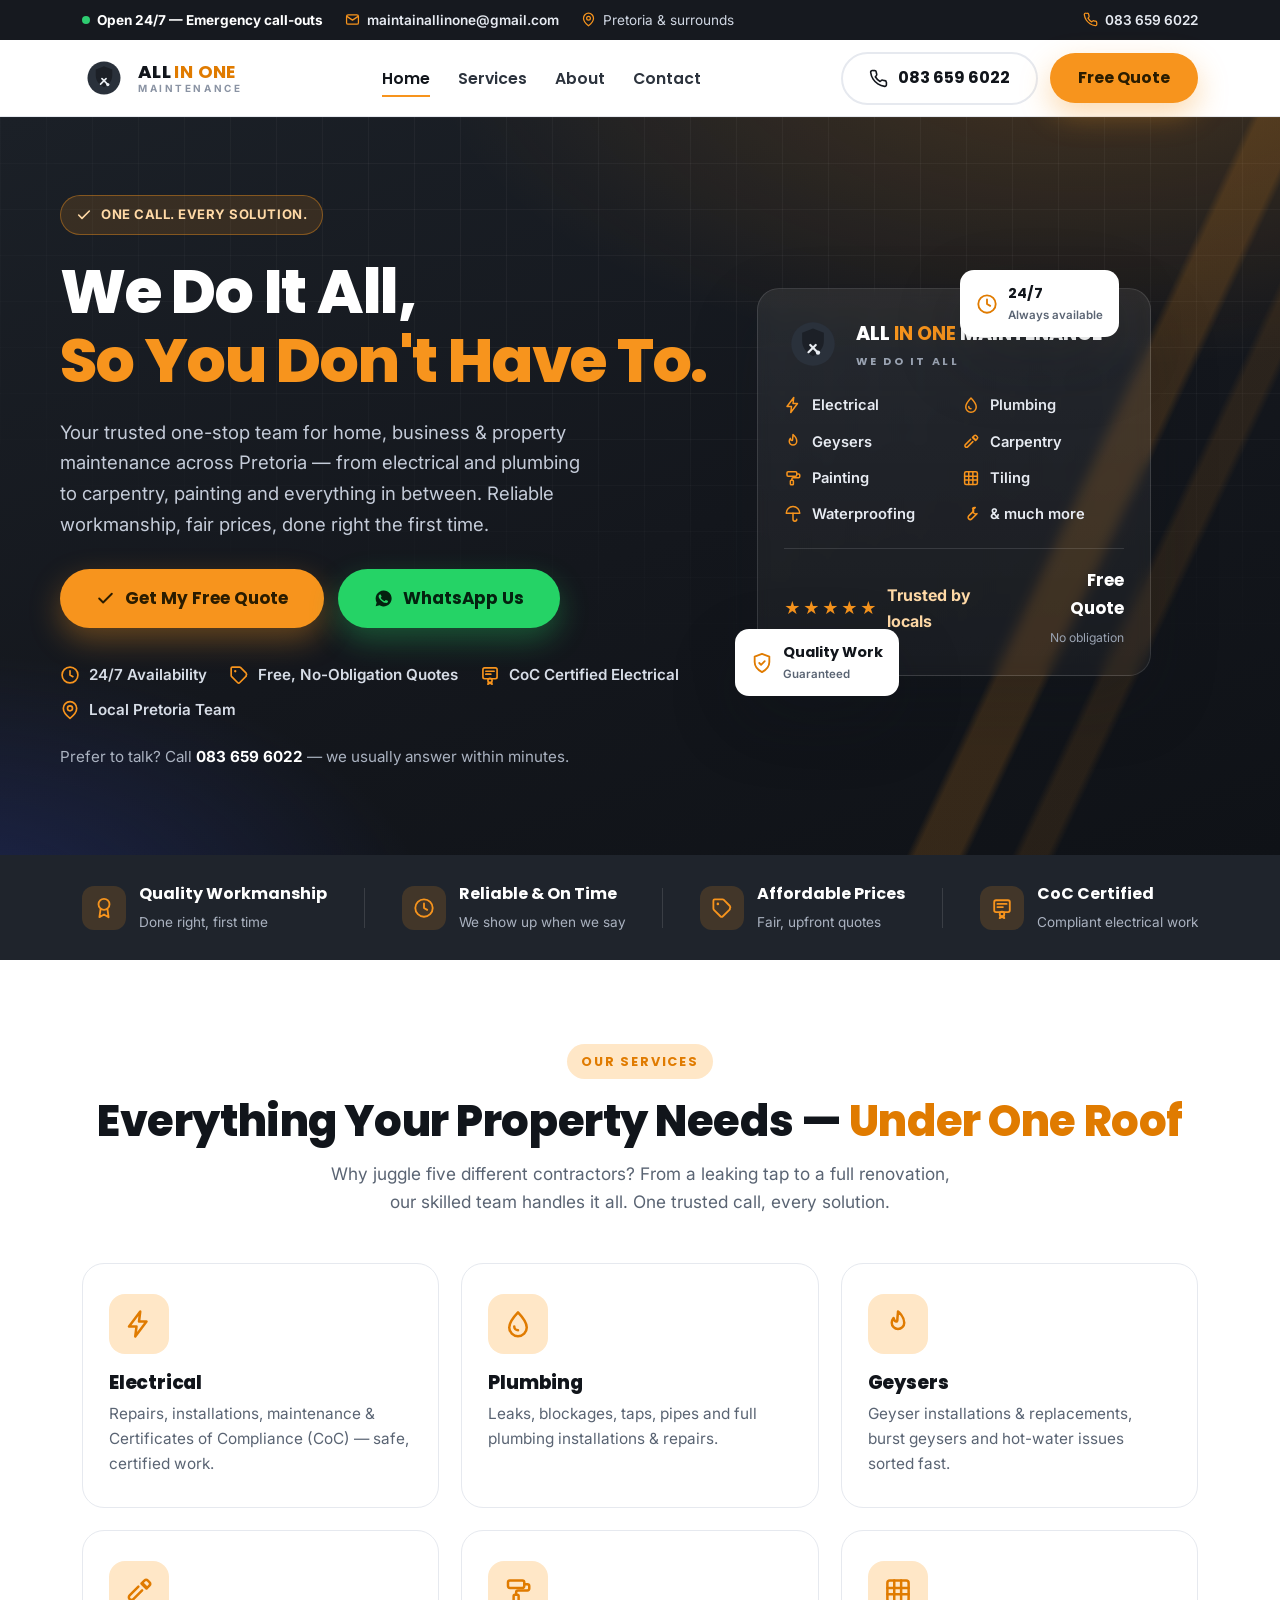
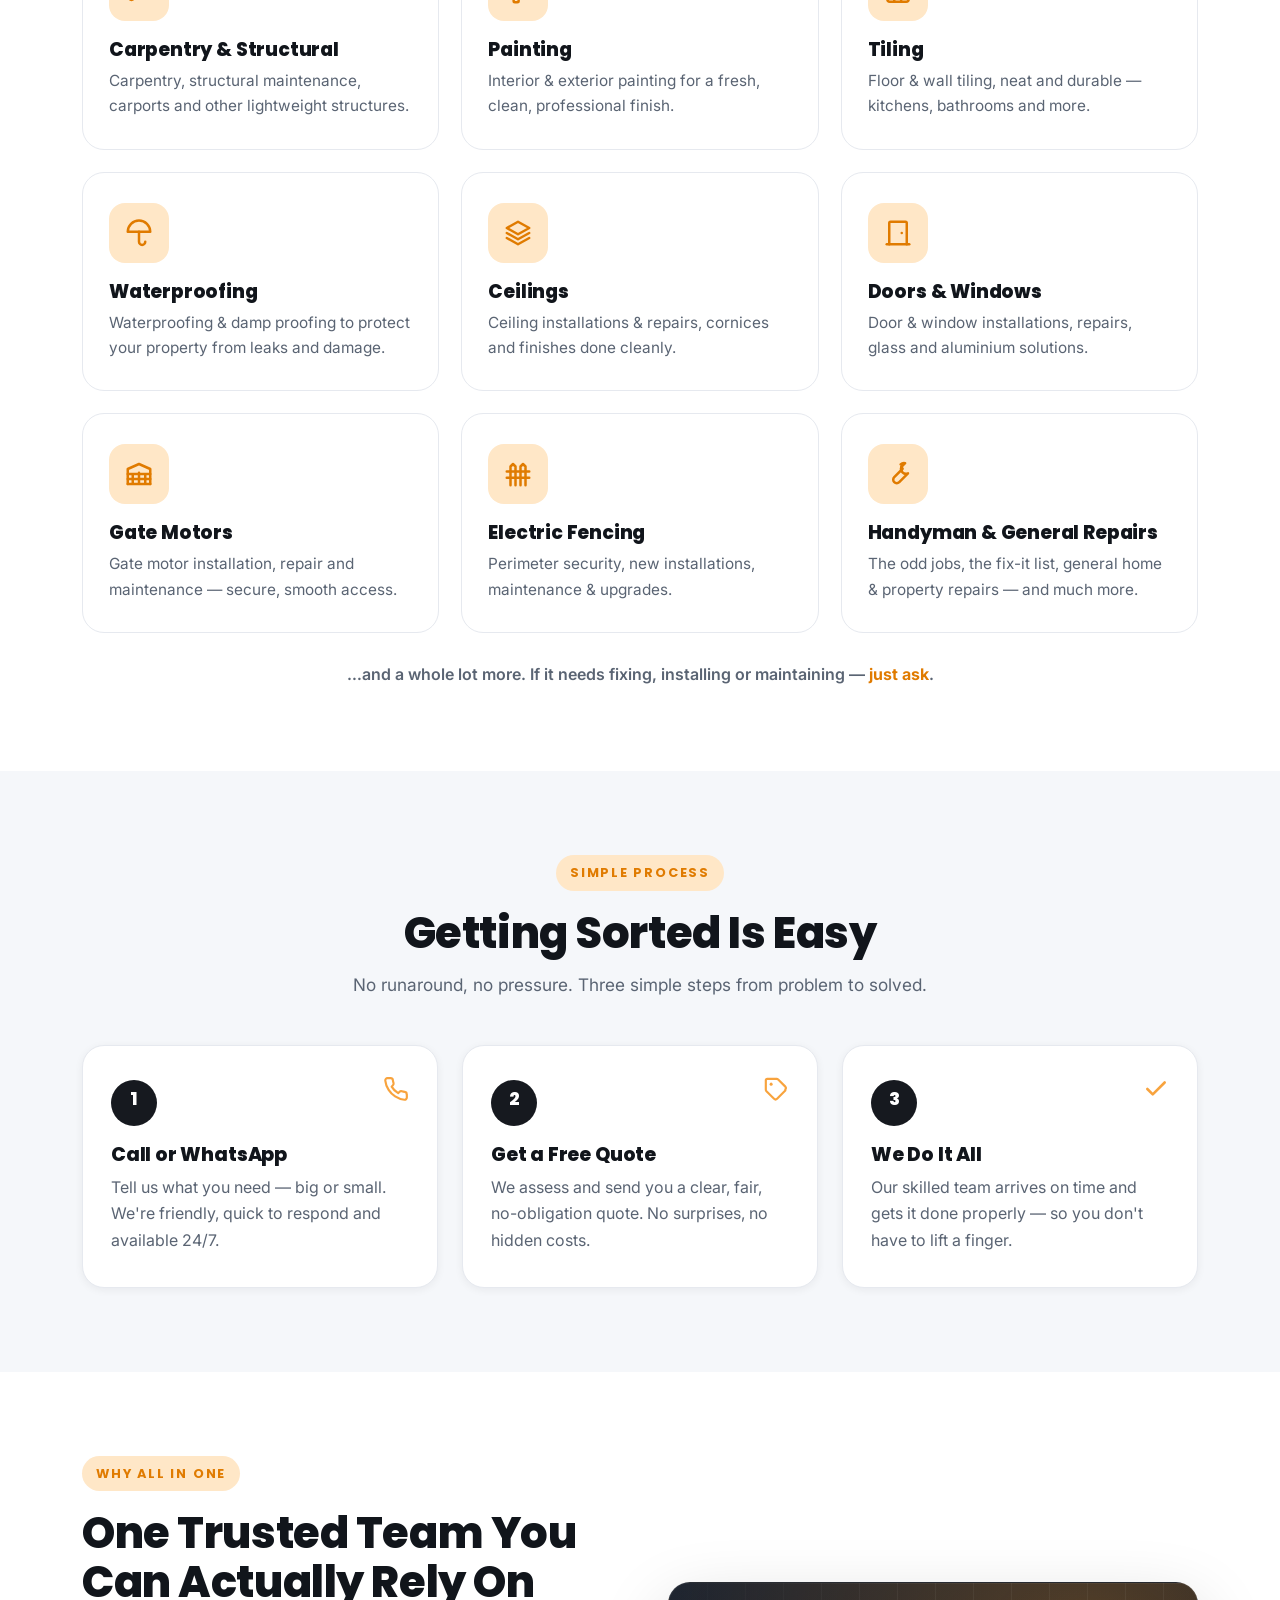
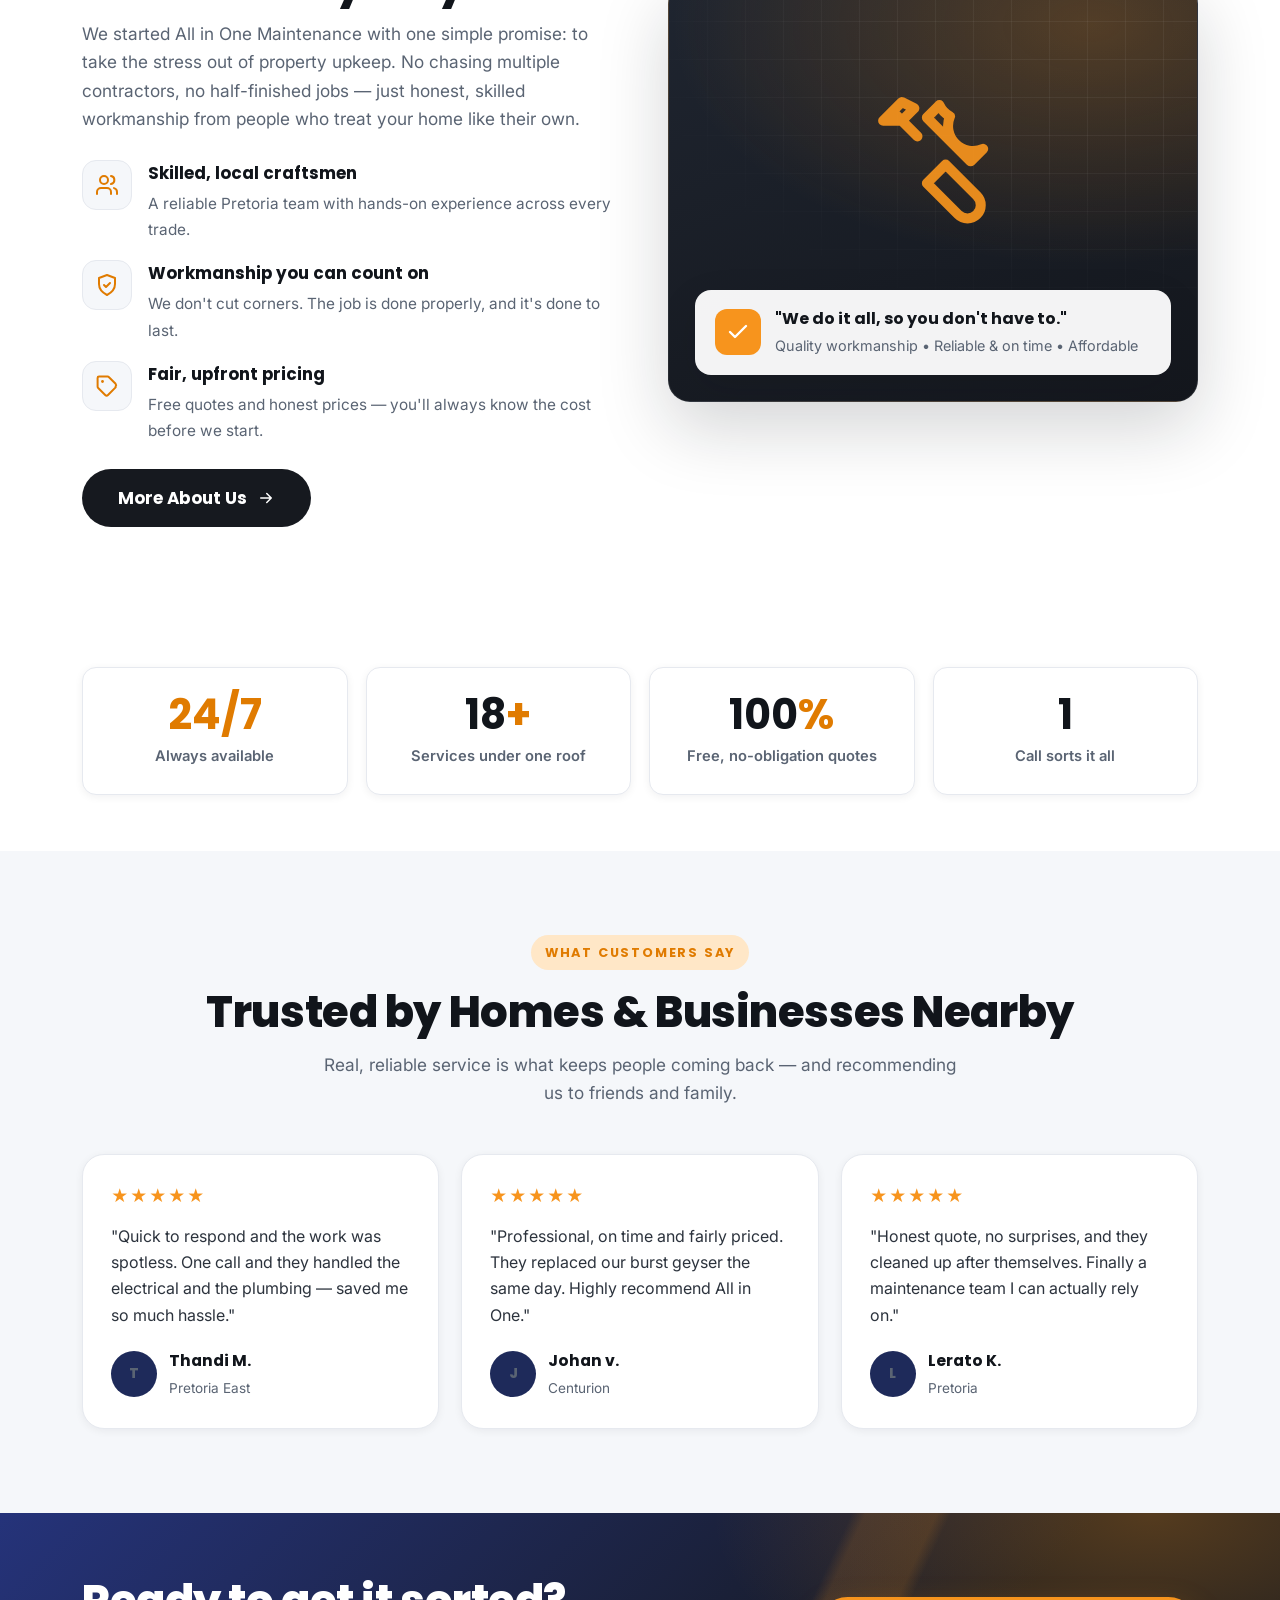
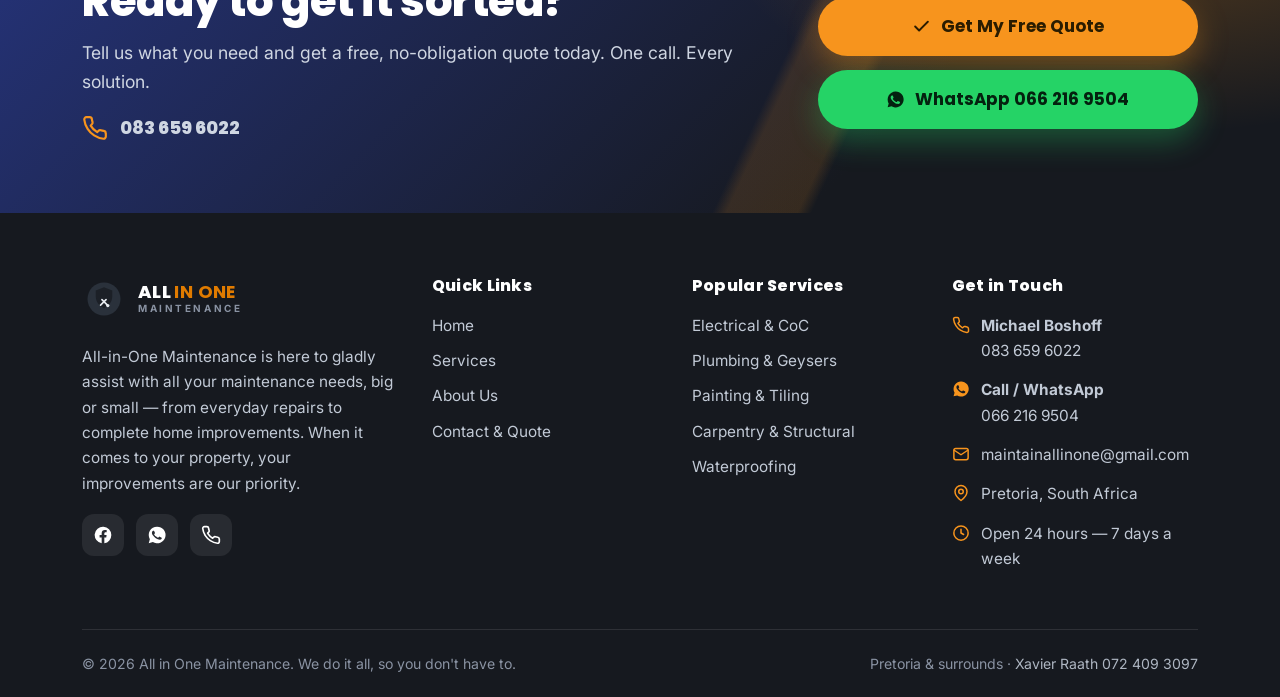
<file: index.html>
<!DOCTYPE html>
<html lang="en">
<head>
<meta charset="UTF-8">
<meta name="viewport" content="width=device-width, initial-scale=1">
<title>All in One Maintenance — Pretoria Handyman, Electrical, Plumbing & Repairs</title>
<meta name="description" content="All in One Maintenance — your one-call solution for home, business & property maintenance in Pretoria. Electrical, plumbing, geysers, carpentry, painting & more. 24/7 service and free, no-obligation quotes. Call 083 659 6022.">
<meta name="theme-color" content="#16191F">
<link rel="icon" href="assets/img/favicon.svg" type="image/svg+xml">
<meta property="og:type" content="website">
<meta property="og:title" content="All in One Maintenance — We Do It All, So You Don't Have To">
<meta property="og:description" content="One call. Every solution. Trusted home, business & property maintenance across Pretoria. Free, no-obligation quotes — 24/7.">
<meta property="og:locale" content="en_ZA">
<link rel="preconnect" href="https://fonts.googleapis.com">
<link rel="preconnect" href="https://fonts.gstatic.com" crossorigin>
<link href="https://fonts.googleapis.com/css2?family=Poppins:wght@600;700;800&family=Inter:wght@400;500;600;700&display=swap" rel="stylesheet">
<link rel="stylesheet" href="assets/css/styles.css">
<script type="application/ld+json">
{
  "@context": "https://schema.org",
  "@type": "HomeAndConstructionBusiness",
  "name": "All in One Maintenance",
  "slogan": "We Do It All, So You Don't Have To",
  "description": "Home, business and property maintenance across Pretoria — electrical, plumbing, geysers, carpentry, painting, tiling, waterproofing and more.",
  "areaServed": "Pretoria, South Africa",
  "telephone": "+27836596022",
  "email": "maintainallinone@gmail.com",
  "address": { "@type": "PostalAddress", "addressLocality": "Pretoria", "addressCountry": "ZA" },
  "openingHours": "Mo-Su 00:00-24:00",
  "priceRange": "Affordable"
}
</script>
</head>
<body>

<!-- ============ ICON SPRITE ============ -->
<svg xmlns="http://www.w3.org/2000/svg" style="display:none" aria-hidden="true">
  <symbol id="i-logo" viewBox="0 0 64 64"><defs><linearGradient id="logoOrange" x1="0" y1="0" x2="0" y2="1"><stop offset="0" stop-color="#FBB03B"/><stop offset="1" stop-color="#E07B00"/></linearGradient><linearGradient id="logoSteel" x1="0" y1="0" x2="0" y2="1"><stop offset="0" stop-color="#3A424E"/><stop offset="1" stop-color="#1C2027"/></linearGradient></defs><circle cx="32" cy="32" r="29" fill="url(#logoSteel)"/><circle cx="32" cy="32" r="24" fill="#2A313B"/><g fill="url(#logoSteel)"><rect x="29.5" y="1" width="5" height="7" rx="1"/><rect x="29.5" y="56" width="5" height="7" rx="1"/><rect x="56" y="29.5" width="7" height="5" rx="1"/><rect x="1" y="29.5" width="7" height="5" rx="1"/><rect x="48" y="9" width="5" height="7" rx="1" transform="rotate(45 50.5 12.5)"/><rect x="11" y="48" width="5" height="7" rx="1" transform="rotate(45 13.5 51.5)"/><rect x="48" y="48" width="5" height="7" rx="1" transform="rotate(-45 50.5 51.5)"/><rect x="11" y="9" width="5" height="7" rx="1" transform="rotate(-45 13.5 12.5)"/></g><path d="M32 11l16 6v11c0 11-7 18-16 22-9-4-16-11-16-22V17z" fill="url(#logoOrange)"/><path d="M32 15l12 4.5V28c0 8.4-5.2 14-12 17.4C25.2 42 20 36.4 20 28v-8.5z" fill="#1C2027"/><path d="M24 27l8-6 8 6v2l-8-5.6L24 29z" fill="url(#logoOrange)"/><g stroke="#E9EDF2" stroke-width="2.4" stroke-linecap="round" fill="none"><path d="M27 41l8-8"/><path d="M37 41l-8-8"/></g><circle cx="26.5" cy="41.5" r="2.4" fill="url(#logoOrange)"/><circle cx="37.5" cy="41.5" r="2.4" fill="#E9EDF2"/></symbol>
  <symbol id="i-phone" viewBox="0 0 24 24" fill="none" stroke="currentColor" stroke-width="2" stroke-linecap="round" stroke-linejoin="round"><path d="M22 16.9v3a2 2 0 0 1-2.2 2 19.8 19.8 0 0 1-8.6-3.1 19.5 19.5 0 0 1-6-6A19.8 19.8 0 0 1 2.1 4.2 2 2 0 0 1 4.1 2h3a2 2 0 0 1 2 1.7c.1.9.3 1.8.6 2.7a2 2 0 0 1-.5 2.1L8 9.8a16 16 0 0 0 6 6l1.3-1.2a2 2 0 0 1 2.1-.5c.9.3 1.8.5 2.7.6a2 2 0 0 1 1.7 2.1z"/></symbol>
  <symbol id="i-whatsapp" viewBox="0 0 24 24"><path fill="currentColor" d="M12 2a10 10 0 0 0-8.6 15l-1.3 4.8 4.9-1.3A10 10 0 1 0 12 2zm5.8 14.2c-.2.7-1.4 1.3-2 1.4-.5.1-1.2.1-1.9-.1-.4-.1-1-.3-1.7-.6-3-1.3-4.9-4.3-5.1-4.5-.1-.2-1.2-1.5-1.2-2.9s.7-2 1-2.3c.2-.3.5-.3.7-.3h.5c.2 0 .4 0 .6.5l.8 2c.1.1.1.3 0 .5l-.4.5-.3.3c-.2.2-.3.4-.2.6.2.4.9 1.5 1.9 2.3 1.3 1.1 2.3 1.5 2.6 1.6.2.1.4.1.6-.1l.8-1c.2-.2.3-.2.6-.1l2 .9c.3.1.4.2.5.3.1.2.1.7-.1 1.4z"/></symbol>
  <symbol id="i-mail" viewBox="0 0 24 24" fill="none" stroke="currentColor" stroke-width="2" stroke-linecap="round" stroke-linejoin="round"><rect x="2.5" y="4.5" width="19" height="15" rx="2.5"/><path d="M3 7l9 6 9-6"/></symbol>
  <symbol id="i-clock" viewBox="0 0 24 24" fill="none" stroke="currentColor" stroke-width="2" stroke-linecap="round" stroke-linejoin="round"><circle cx="12" cy="12" r="9.5"/><path d="M12 7v5l3.5 2"/></symbol>
  <symbol id="i-pin" viewBox="0 0 24 24" fill="none" stroke="currentColor" stroke-width="2" stroke-linecap="round" stroke-linejoin="round"><path d="M20 10c0 6-8 12-8 12s-8-6-8-12a8 8 0 0 1 16 0z"/><circle cx="12" cy="10" r="3"/></symbol>
  <symbol id="i-check" viewBox="0 0 24 24" fill="none" stroke="currentColor" stroke-width="2.4" stroke-linecap="round" stroke-linejoin="round"><path d="M20 6L9 17l-5-5"/></symbol>
  <symbol id="i-shield" viewBox="0 0 24 24" fill="none" stroke="currentColor" stroke-width="2" stroke-linecap="round" stroke-linejoin="round"><path d="M12 2l8 3v6c0 5-3.4 8.6-8 11-4.6-2.4-8-6-8-11V5z"/><path d="M9 12l2 2 4-4"/></symbol>
  <symbol id="i-award" viewBox="0 0 24 24" fill="none" stroke="currentColor" stroke-width="2" stroke-linecap="round" stroke-linejoin="round"><circle cx="12" cy="8" r="6"/><path d="M8.2 13.5L7 22l5-3 5 3-1.2-8.5"/></symbol>
  <symbol id="i-tag" viewBox="0 0 24 24" fill="none" stroke="currentColor" stroke-width="2" stroke-linecap="round" stroke-linejoin="round"><path d="M20.6 13.4L13 21a2 2 0 0 1-2.8 0l-7-7A2 2 0 0 1 2.6 12.6V4a1.4 1.4 0 0 1 1.4-1.4h8.6a2 2 0 0 1 1.4.6l6.6 6.6a2 2 0 0 1 0 2.6z"/><circle cx="7.5" cy="7.5" r="1.4" fill="currentColor" stroke="none"/></symbol>
  <symbol id="i-users" viewBox="0 0 24 24" fill="none" stroke="currentColor" stroke-width="2" stroke-linecap="round" stroke-linejoin="round"><path d="M16 21v-2a4 4 0 0 0-4-4H6a4 4 0 0 0-4 4v2"/><circle cx="9" cy="7" r="4"/><path d="M22 21v-2a4 4 0 0 0-3-3.9M16 3.1A4 4 0 0 1 16 11"/></symbol>
  <symbol id="i-arrow-right" viewBox="0 0 24 24" fill="none" stroke="currentColor" stroke-width="2" stroke-linecap="round" stroke-linejoin="round"><path d="M5 12h14M13 6l6 6-6 6"/></symbol>
  <symbol id="i-arrow-up" viewBox="0 0 24 24" fill="none" stroke="currentColor" stroke-width="2.2" stroke-linecap="round" stroke-linejoin="round"><path d="M12 19V5M6 11l6-6 6 6"/></symbol>
  <symbol id="i-chevron" viewBox="0 0 24 24" fill="none" stroke="currentColor" stroke-width="2" stroke-linecap="round" stroke-linejoin="round"><path d="M9 6l6 6-6 6"/></symbol>
  <symbol id="i-star" viewBox="0 0 24 24"><path fill="currentColor" d="M12 2l2.9 6.3 6.9.8-5.1 4.7 1.4 6.8L12 17.8 5.9 20.6l1.4-6.8L2.2 9.1l6.9-.8z"/></symbol>
  <symbol id="i-facebook" viewBox="0 0 24 24"><path fill="currentColor" d="M22 12a10 10 0 1 0-11.6 9.9v-7H7.9V12h2.5V9.8c0-2.5 1.5-3.9 3.8-3.9 1.1 0 2.2.2 2.2.2v2.5h-1.2c-1.2 0-1.6.8-1.6 1.6V12h2.7l-.4 2.9h-2.3v7A10 10 0 0 0 22 12z"/></symbol>
  <symbol id="i-bolt" viewBox="0 0 24 24" fill="none" stroke="currentColor" stroke-width="2" stroke-linecap="round" stroke-linejoin="round"><path d="M13 2L4 14h6l-1 8 9-12h-6z"/></symbol>
  <symbol id="i-droplet" viewBox="0 0 24 24" fill="none" stroke="currentColor" stroke-width="2" stroke-linecap="round" stroke-linejoin="round"><path d="M12 2.7s7 7.3 7 12a7 7 0 0 1-14 0c0-4.7 7-12 7-12z"/><path d="M9 14a3 3 0 0 0 3 3"/></symbol>
  <symbol id="i-flame" viewBox="0 0 24 24" fill="none" stroke="currentColor" stroke-width="2" stroke-linecap="round" stroke-linejoin="round"><path d="M12 2s5 4 5 9a5 5 0 0 1-10 0c0-1.6.7-2.9 1.4-3.8C9 9 9.5 10 10.5 10c.8 0 1-.7 1-1.5 0-2.5.5-4.5.5-6.5z"/></symbol>
  <symbol id="i-wrench" viewBox="0 0 24 24" fill="none" stroke="currentColor" stroke-width="2" stroke-linecap="round" stroke-linejoin="round"><path d="M14.7 6.3a4 4 0 0 0 5.3 5.2L13 18.5a2.8 2.8 0 0 1-4-4l6.7-6.7z"/><path d="M14.7 6.3l3-3a4 4 0 0 0-3.6 1"/></symbol>
  <symbol id="i-hammer" viewBox="0 0 24 24" fill="none" stroke="currentColor" stroke-width="2" stroke-linecap="round" stroke-linejoin="round"><path d="M14 6l4 4M11.5 8.5L4.5 15.5a2.1 2.1 0 0 0 3 3l7-7"/><path d="M14.5 5.5l1.8-1.8a2 2 0 0 1 2.8 0l1.2 1.2a2 2 0 0 1 0 2.8l-1.8 1.8z"/></symbol>
  <symbol id="i-grid" viewBox="0 0 24 24" fill="none" stroke="currentColor" stroke-width="2" stroke-linecap="round" stroke-linejoin="round"><rect x="3.5" y="3.5" width="17" height="17" rx="2"/><path d="M3.5 9.5h17M3.5 14.5h17M9 3.5v17M14.5 3.5v17"/></symbol>
  <symbol id="i-roller" viewBox="0 0 24 24" fill="none" stroke="currentColor" stroke-width="2" stroke-linecap="round" stroke-linejoin="round"><rect x="4" y="3.5" width="13" height="6" rx="1.5"/><path d="M17 6.5h2.5a1.5 1.5 0 0 1 1.5 1.5v2a1.5 1.5 0 0 1-1.5 1.5H12a1.5 1.5 0 0 0-1.5 1.5V15"/><rect x="8.5" y="15" width="4" height="6" rx="1"/></symbol>
  <symbol id="i-waterproof" viewBox="0 0 24 24" fill="none" stroke="currentColor" stroke-width="2" stroke-linecap="round" stroke-linejoin="round"><path d="M3 11a9 9 0 0 1 18 0z"/><path d="M12 11v8a2.5 2.5 0 0 0 5 0"/></symbol>
  <symbol id="i-door" viewBox="0 0 24 24" fill="none" stroke="currentColor" stroke-width="2" stroke-linecap="round" stroke-linejoin="round"><path d="M5 21V4a1 1 0 0 1 1-1h12a1 1 0 0 1 1 1v17"/><path d="M3 21h18"/><circle cx="15" cy="12" r="1" fill="currentColor" stroke="none"/></symbol>
  <symbol id="i-gate" viewBox="0 0 24 24" fill="none" stroke="currentColor" stroke-width="2" stroke-linecap="round" stroke-linejoin="round"><path d="M3 20V8l9-4 9 4v12"/><path d="M3 20h18M7 20v-8M12 20v-9M17 20v-8M3 12h18M3 16h18"/></symbol>
  <symbol id="i-fence" viewBox="0 0 24 24" fill="none" stroke="currentColor" stroke-width="2" stroke-linecap="round" stroke-linejoin="round"><path d="M6 21V6l2-2 2 2v15M14 21V6l2-2 2 2v15"/><path d="M3 10h18M3 15h18"/></symbol>
  <symbol id="i-window" viewBox="0 0 24 24" fill="none" stroke="currentColor" stroke-width="2" stroke-linecap="round" stroke-linejoin="round"><rect x="4" y="3.5" width="16" height="17" rx="1.5"/><path d="M12 3.5v17M4 12h16"/></symbol>
  <symbol id="i-washer" viewBox="0 0 24 24" fill="none" stroke="currentColor" stroke-width="2" stroke-linecap="round" stroke-linejoin="round"><rect x="5" y="2.5" width="14" height="19" rx="2"/><circle cx="12" cy="14" r="4.5"/><path d="M9.2 14a2.8 2.8 0 0 1 5.6 0"/><circle cx="8.5" cy="6" r=".6" fill="currentColor" stroke="none"/><circle cx="11" cy="6" r=".6" fill="currentColor" stroke="none"/></symbol>
  <symbol id="i-certificate" viewBox="0 0 24 24" fill="none" stroke="currentColor" stroke-width="2" stroke-linecap="round" stroke-linejoin="round"><rect x="3.5" y="3.5" width="17" height="13" rx="2"/><path d="M7 7.5h10M7 11h6"/><circle cx="12" cy="18.5" r="2.5"/><path d="M10.5 20.5L9.5 23l2.5-1.3L14.5 23l-1-2.5"/></symbol>
  <symbol id="i-layers" viewBox="0 0 24 24" fill="none" stroke="currentColor" stroke-width="2" stroke-linecap="round" stroke-linejoin="round"><path d="M12 3l9 5-9 5-9-5z"/><path d="M3 12l9 5 9-5M3 16l9 5 9-5"/></symbol>
  <symbol id="i-wind" viewBox="0 0 24 24" fill="none" stroke="currentColor" stroke-width="2" stroke-linecap="round" stroke-linejoin="round"><path d="M3 8h11a3 3 0 1 0-3-3"/><path d="M3 12h15a3 3 0 1 1-3 3"/><path d="M3 16h9a2.5 2.5 0 1 1-2.5 2.5"/></symbol>
  <symbol id="i-tools" viewBox="0 0 24 24" fill="none" stroke="currentColor" stroke-width="1.6" stroke-linecap="round" stroke-linejoin="round"><path d="M14.7 6.3a4 4 0 0 0 5.3 5.2l-2 2-7-7 2-2a4 4 0 0 0 1.7 1.8z"/><path d="M5.5 5.5l4 4M4 7l3-3 2 1-2 2zM14 14l5 5a2 2 0 0 1-3 3l-5-5z"/></symbol>
</svg>

<!-- ============ TOP BAR ============ -->
<div class="topbar">
  <div class="container">
    <div class="topbar__left">
      <span class="topbar__badge"><span class="dot"></span> Open 24/7 — Emergency call-outs</span>
      <a class="topbar__item topbar__item--email" href="mailto:maintainallinone@gmail.com"><svg><use href="#i-mail"></use></svg> maintainallinone@gmail.com</a>
      <span class="topbar__item"><svg><use href="#i-pin"></use></svg> Pretoria &amp; surrounds</span>
    </div>
    <div class="topbar__right">
      <a class="topbar__item" href="tel:+27836596022"><svg><use href="#i-phone"></use></svg> 083 659 6022</a>
    </div>
  </div>
</div>

<!-- ============ HEADER ============ -->
<header class="header">
  <div class="container">
    <a class="brand" href="index.html" aria-label="All in One Maintenance — home">
      <svg class="brand__mark"><use href="#i-logo"></use></svg>
      <span class="brand__text">
        <span class="brand__name">ALL <b>IN ONE</b></span>
        <span class="brand__tag">Maintenance</span>
      </span>
    </a>
    <nav class="nav" aria-label="Primary">
      <ul class="nav__links">
        <li><a href="index.html" class="active">Home</a></li>
        <li><a href="index.html#services">Services</a></li>
        <li><a href="about.html">About</a></li>
        <li><a href="contact.html">Contact</a></li>
      </ul>
      <a class="btn btn--primary" href="contact.html">Get a Free Quote</a>
    </nav>
    <div class="header__cta">
      <a class="btn btn--outline-dark" href="tel:+27836596022"><svg><use href="#i-phone"></use></svg> <span class="hide-sm">083 659 6022</span></a>
      <a class="btn btn--primary" href="contact.html">Free Quote</a>
    </div>
    <button class="burger" aria-label="Open menu" aria-expanded="false"><span></span></button>
  </div>
</header>

<main>

<!-- ============ HERO ============ -->
<section class="hero">
  <div class="container hero__inner">
    <div class="hero__content reveal">
      <span class="hero__badge"><svg><use href="#i-check"></use></svg> One Call. Every Solution.</span>
      <h1>We Do It All, <span class="hl">So You Don't Have To.</span></h1>
      <p class="hero__sub">Your trusted one-stop team for home, business &amp; property maintenance across Pretoria — from electrical and plumbing to carpentry, painting and everything in between. Reliable workmanship, fair prices, done right the first time.</p>
      <div class="hero__actions">
        <a class="btn btn--primary btn--lg" href="contact.html"><svg><use href="#i-check"></use></svg> Get My Free Quote</a>
        <a class="btn btn--whats btn--lg" href="https://wa.me/27662169504?text=Hi%20All%20in%20One%20Maintenance%2C%20I%27d%20like%20a%20free%20quote." target="_blank" rel="noopener"><svg><use href="#i-whatsapp"></use></svg> WhatsApp Us</a>
      </div>
      <ul class="hero__trust">
        <li><svg><use href="#i-clock"></use></svg> 24/7 Availability</li>
        <li><svg><use href="#i-tag"></use></svg> Free, No-Obligation Quotes</li>
        <li><svg><use href="#i-certificate"></use></svg> CoC Certified Electrical</li>
        <li><svg><use href="#i-pin"></use></svg> Local Pretoria Team</li>
      </ul>
      <p class="hero__sidecall">Prefer to talk? Call <a href="tel:+27836596022">083 659 6022</a> — we usually answer within minutes.</p>
    </div>

    <div class="hero__visual reveal">
      <div class="hero-card">
        <div class="hero-card__head">
          <svg class="hero-card__logo"><use href="#i-logo"></use></svg>
          <div class="hero-card__title">ALL <b>IN ONE</b> MAINTENANCE <span>WE DO IT ALL</span></div>
        </div>
        <ul class="hero-card__list">
          <li><svg><use href="#i-bolt"></use></svg> Electrical</li>
          <li><svg><use href="#i-droplet"></use></svg> Plumbing</li>
          <li><svg><use href="#i-flame"></use></svg> Geysers</li>
          <li><svg><use href="#i-hammer"></use></svg> Carpentry</li>
          <li><svg><use href="#i-roller"></use></svg> Painting</li>
          <li><svg><use href="#i-grid"></use></svg> Tiling</li>
          <li><svg><use href="#i-waterproof"></use></svg> Waterproofing</li>
          <li><svg><use href="#i-wrench"></use></svg> &amp; much more</li>
        </ul>
        <div class="hero-card__foot">
          <div class="hero-card__rating"><span class="stars">★★★★★</span> Trusted by locals</div>
          <div class="hero-card__price"><b>Free Quote</b><span>No obligation</span></div>
        </div>
      </div>
      <div class="hero-chip hero-chip--1"><svg><use href="#i-clock"></use></svg> <div>24/7<small>Always available</small></div></div>
      <div class="hero-chip hero-chip--2"><svg><use href="#i-shield"></use></svg> <div>Quality Work<small>Guaranteed</small></div></div>
    </div>
  </div>
</section>

<!-- ============ PROOF STRIP ============ -->
<section class="proof">
  <div class="container">
    <div class="proof__item"><span class="ic"><svg><use href="#i-award"></use></svg></span><div><b>Quality Workmanship</b><span>Done right, first time</span></div></div>
    <span class="proof__divider"></span>
    <div class="proof__item"><span class="ic"><svg><use href="#i-clock"></use></svg></span><div><b>Reliable &amp; On Time</b><span>We show up when we say</span></div></div>
    <span class="proof__divider"></span>
    <div class="proof__item"><span class="ic"><svg><use href="#i-tag"></use></svg></span><div><b>Affordable Prices</b><span>Fair, upfront quotes</span></div></div>
    <span class="proof__divider"></span>
    <div class="proof__item"><span class="ic"><svg><use href="#i-certificate"></use></svg></span><div><b>CoC Certified</b><span>Compliant electrical work</span></div></div>
  </div>
</section>

<!-- ============ SERVICES ============ -->
<section class="section" id="services">
  <div class="container">
    <div class="center eyebrow-wrap reveal">
      <span class="kicker">Our Services</span>
      <h2 class="section-title">Everything Your Property Needs — <span class="text-orange">Under One Roof</span></h2>
      <p class="section-lead">Why juggle five different contractors? From a leaking tap to a full renovation, our skilled team handles it all. One trusted call, every solution.</p>
    </div>

    <div class="services-grid">
      <article class="svc-card reveal"><div class="svc-card__ic"><svg><use href="#i-bolt"></use></svg></div><h3>Electrical</h3><p>Repairs, installations, maintenance &amp; Certificates of Compliance (CoC) — safe, certified work.</p></article>
      <article class="svc-card reveal"><div class="svc-card__ic"><svg><use href="#i-droplet"></use></svg></div><h3>Plumbing</h3><p>Leaks, blockages, taps, pipes and full plumbing installations &amp; repairs.</p></article>
      <article class="svc-card reveal"><div class="svc-card__ic"><svg><use href="#i-flame"></use></svg></div><h3>Geysers</h3><p>Geyser installations &amp; replacements, burst geysers and hot-water issues sorted fast.</p></article>
      <article class="svc-card reveal"><div class="svc-card__ic"><svg><use href="#i-hammer"></use></svg></div><h3>Carpentry &amp; Structural</h3><p>Carpentry, structural maintenance, carports and other lightweight structures.</p></article>
      <article class="svc-card reveal"><div class="svc-card__ic"><svg><use href="#i-roller"></use></svg></div><h3>Painting</h3><p>Interior &amp; exterior painting for a fresh, clean, professional finish.</p></article>
      <article class="svc-card reveal"><div class="svc-card__ic"><svg><use href="#i-grid"></use></svg></div><h3>Tiling</h3><p>Floor &amp; wall tiling, neat and durable — kitchens, bathrooms and more.</p></article>
      <article class="svc-card reveal"><div class="svc-card__ic"><svg><use href="#i-waterproof"></use></svg></div><h3>Waterproofing</h3><p>Waterproofing &amp; damp proofing to protect your property from leaks and damage.</p></article>
      <article class="svc-card reveal"><div class="svc-card__ic"><svg><use href="#i-layers"></use></svg></div><h3>Ceilings</h3><p>Ceiling installations &amp; repairs, cornices and finishes done cleanly.</p></article>
      <article class="svc-card reveal"><div class="svc-card__ic"><svg><use href="#i-door"></use></svg></div><h3>Doors &amp; Windows</h3><p>Door &amp; window installations, repairs, glass and aluminium solutions.</p></article>
      <article class="svc-card reveal"><div class="svc-card__ic"><svg><use href="#i-gate"></use></svg></div><h3>Gate Motors</h3><p>Gate motor installation, repair and maintenance — secure, smooth access.</p></article>
      <article class="svc-card reveal"><div class="svc-card__ic"><svg><use href="#i-fence"></use></svg></div><h3>Electric Fencing</h3><p>Perimeter security, new installations, maintenance &amp; upgrades.</p></article>
      <article class="svc-card reveal"><div class="svc-card__ic"><svg><use href="#i-wrench"></use></svg></div><h3>Handyman &amp; General Repairs</h3><p>The odd jobs, the fix-it list, general home &amp; property repairs — and much more.</p></article>
      <p class="svc-more reveal">…and a whole lot more. If it needs fixing, installing or maintaining — <a href="contact.html" class="text-orange"><strong>just ask</strong></a>.</p>
    </div>
  </div>
</section>

<!-- ============ HOW IT WORKS ============ -->
<section class="section section--soft">
  <div class="container">
    <div class="center eyebrow-wrap reveal">
      <span class="kicker">Simple Process</span>
      <h2 class="section-title">Getting Sorted Is Easy</h2>
      <p class="section-lead">No runaround, no pressure. Three simple steps from problem to solved.</p>
    </div>
    <div class="steps">
      <div class="step reveal"><div class="step__n">1</div><svg class="step__ic"><use href="#i-phone"></use></svg><h3>Call or WhatsApp</h3><p>Tell us what you need — big or small. We're friendly, quick to respond and available 24/7.</p></div>
      <div class="step reveal"><div class="step__n">2</div><svg class="step__ic"><use href="#i-tag"></use></svg><h3>Get a Free Quote</h3><p>We assess and send you a clear, fair, no-obligation quote. No surprises, no hidden costs.</p></div>
      <div class="step reveal"><div class="step__n">3</div><svg class="step__ic"><use href="#i-check"></use></svg><h3>We Do It All</h3><p>Our skilled team arrives on time and gets it done properly — so you don't have to lift a finger.</p></div>
    </div>
  </div>
</section>

<!-- ============ WHY US ============ -->
<section class="section">
  <div class="container split">
    <div class="reveal">
      <span class="kicker">Why All in One</span>
      <h2 class="section-title">One Trusted Team You Can Actually Rely On</h2>
      <p class="section-lead">We started All in One Maintenance with one simple promise: to take the stress out of property upkeep. No chasing multiple contractors, no half-finished jobs — just honest, skilled workmanship from people who treat your home like their own.</p>
      <ul class="feature-list">
        <li><span class="fi"><svg><use href="#i-users"></use></svg></span><div><b>Skilled, local craftsmen</b><span>A reliable Pretoria team with hands-on experience across every trade.</span></div></li>
        <li><span class="fi"><svg><use href="#i-shield"></use></svg></span><div><b>Workmanship you can count on</b><span>We don't cut corners. The job is done properly, and it's done to last.</span></div></li>
        <li><span class="fi"><svg><use href="#i-tag"></use></svg></span><div><b>Fair, upfront pricing</b><span>Free quotes and honest prices — you'll always know the cost before we start.</span></div></li>
      </ul>
      <p style="margin-top:26px"><a class="btn btn--dark btn--lg" href="about.html">More About Us <svg style="width:18px;height:18px"><use href="#i-arrow-right"></use></svg></a></p>
    </div>
    <div class="reveal">
      <div class="visual-panel">
        <div class="visual-panel__tools"><svg style="color:#F7941D"><use href="#i-tools"></use></svg></div>
        <div class="visual-badge">
          <span class="ic"><svg><use href="#i-check"></use></svg></span>
          <div><b>"We do it all, so you don't have to."</b><span>Quality workmanship • Reliable &amp; on time • Affordable</span></div>
        </div>
      </div>
    </div>
  </div>
</section>

<!-- ============ STATS ============ -->
<section class="section--tight">
  <div class="container">
    <div class="stats">
      <div class="stat reveal"><b><i>24/7</i></b><span>Always available</span></div>
      <div class="stat reveal"><b>18<i>+</i></b><span>Services under one roof</span></div>
      <div class="stat reveal"><b>100<i>%</i></b><span>Free, no-obligation quotes</span></div>
      <div class="stat reveal"><b>1</b><span>Call sorts it all</span></div>
    </div>
  </div>
</section>

<!-- ============ TESTIMONIALS ============ -->
<!--
  NOTE FOR THE OWNER: Replace the quotes & names below with REAL customer
  reviews (e.g. from your Facebook page or Google) when you have them.
  Genuine reviews convert far better — and keep things honest.
-->
<section class="section section--soft">
  <div class="container">
    <div class="center eyebrow-wrap reveal">
      <span class="kicker">What Customers Say</span>
      <h2 class="section-title">Trusted by Homes &amp; Businesses Nearby</h2>
      <p class="section-lead">Real, reliable service is what keeps people coming back — and recommending us to friends and family.</p>
    </div>
    <div class="tcards">
      <article class="tcard reveal"><div class="stars">★★★★★</div><p>"Quick to respond and the work was spotless. One call and they handled the electrical and the plumbing — saved me so much hassle."</p><div class="tcard__by"><span class="tcard__av">T</span><div><b>Thandi M.</b><span>Pretoria East</span></div></div></article>
      <article class="tcard reveal"><div class="stars">★★★★★</div><p>"Professional, on time and fairly priced. They replaced our burst geyser the same day. Highly recommend All in One."</p><div class="tcard__by"><span class="tcard__av">J</span><div><b>Johan v.</b><span>Centurion</span></div></div></article>
      <article class="tcard reveal"><div class="stars">★★★★★</div><p>"Honest quote, no surprises, and they cleaned up after themselves. Finally a maintenance team I can actually rely on."</p><div class="tcard__by"><span class="tcard__av">L</span><div><b>Lerato K.</b><span>Pretoria</span></div></div></article>
    </div>
  </div>
</section>

<!-- ============ CTA BAND ============ -->
<section class="cta-band">
  <div class="container">
    <div class="reveal">
      <h2>Ready to get it sorted?</h2>
      <p>Tell us what you need and get a free, no-obligation quote today. One call. Every solution.</p>
      <p class="cta-band__phone" style="margin-top:18px"><svg><use href="#i-phone"></use></svg> <a href="tel:+27836596022">083 659 6022</a></p>
    </div>
    <div class="cta-band__actions reveal">
      <a class="btn btn--primary btn--lg btn--block" href="contact.html"><svg><use href="#i-check"></use></svg> Get My Free Quote</a>
      <a class="btn btn--whats btn--lg btn--block" href="https://wa.me/27662169504?text=Hi%20All%20in%20One%20Maintenance%2C%20I%27d%20like%20a%20free%20quote." target="_blank" rel="noopener"><svg><use href="#i-whatsapp"></use></svg> WhatsApp 066 216 9504</a>
    </div>
  </div>
</section>

</main>

<!-- ============ FOOTER ============ -->
<footer class="footer">
  <div class="container">
    <div class="footer__grid">
      <div class="footer__brand">
        <a class="brand" href="index.html">
          <svg class="brand__mark"><use href="#i-logo"></use></svg>
          <span class="brand__text"><span class="brand__name">ALL <b>IN ONE</b></span><span class="brand__tag">Maintenance</span></span>
        </a>
        <p>All-in-One Maintenance is here to gladly assist with all your maintenance needs, big or small — from everyday repairs to complete home improvements. When it comes to your property, your improvements are our priority.</p>
        <div class="footer__socials">
          <a href="https://www.facebook.com/share/1Bbfotfu9D/" target="_blank" rel="noopener" aria-label="Facebook"><svg><use href="#i-facebook"></use></svg></a>
          <a href="https://wa.me/27662169504" target="_blank" rel="noopener" aria-label="WhatsApp"><svg><use href="#i-whatsapp"></use></svg></a>
          <a href="tel:+27836596022" aria-label="Call us"><svg><use href="#i-phone"></use></svg></a>
        </div>
      </div>
      <div>
        <h4>Quick Links</h4>
        <ul class="footer__list">
          <li><a href="index.html">Home</a></li>
          <li><a href="index.html#services">Services</a></li>
          <li><a href="about.html">About Us</a></li>
          <li><a href="contact.html">Contact &amp; Quote</a></li>
        </ul>
      </div>
      <div>
        <h4>Popular Services</h4>
        <ul class="footer__list">
          <li><a href="contact.html">Electrical &amp; CoC</a></li>
          <li><a href="contact.html">Plumbing &amp; Geysers</a></li>
          <li><a href="contact.html">Painting &amp; Tiling</a></li>
          <li><a href="contact.html">Carpentry &amp; Structural</a></li>
          <li><a href="contact.html">Waterproofing</a></li>
        </ul>
      </div>
      <div>
        <h4>Get in Touch</h4>
        <ul class="footer__contact">
          <li><svg><use href="#i-phone"></use></svg><span><b>Michael Boshoff</b><br><a href="tel:+27836596022">083 659 6022</a></span></li>
          <li><svg><use href="#i-whatsapp"></use></svg><span><b>Call / WhatsApp</b><br><a href="https://wa.me/27662169504" target="_blank" rel="noopener">066 216 9504</a></span></li>
          <li><svg><use href="#i-mail"></use></svg><span><a href="mailto:maintainallinone@gmail.com">maintainallinone@gmail.com</a></span></li>
          <li><svg><use href="#i-pin"></use></svg><span>Pretoria, South Africa</span></li>
          <li><svg><use href="#i-clock"></use></svg><span>Open 24 hours — 7 days a week</span></li>
        </ul>
      </div>
    </div>
    <div class="footer__bottom">
      <span>© <span data-year>2026</span> All in One Maintenance. We do it all, so you don't have to.</span>
      <span>Pretoria &amp; surrounds · <a href="tel:+27724093097">Xavier Raath 072 409 3097</a></span>
    </div>
  </div>
</footer>

<!-- ============ MOBILE STICKY ACTION BAR ============ -->
<nav class="mobile-bar" aria-label="Quick contact">
  <a class="mb-call" href="tel:+27836596022"><svg><use href="#i-phone"></use></svg> Call Now</a>
  <a class="mb-whats" href="https://wa.me/27662169504?text=Hi%20All%20in%20One%20Maintenance%2C%20I%27d%20like%20a%20free%20quote." target="_blank" rel="noopener"><svg><use href="#i-whatsapp"></use></svg> WhatsApp</a>
</nav>

<button class="to-top" aria-label="Back to top"><svg><use href="#i-arrow-up"></use></svg></button>

<script src="assets/js/main.js"></script>
</body>
</html>
</file>
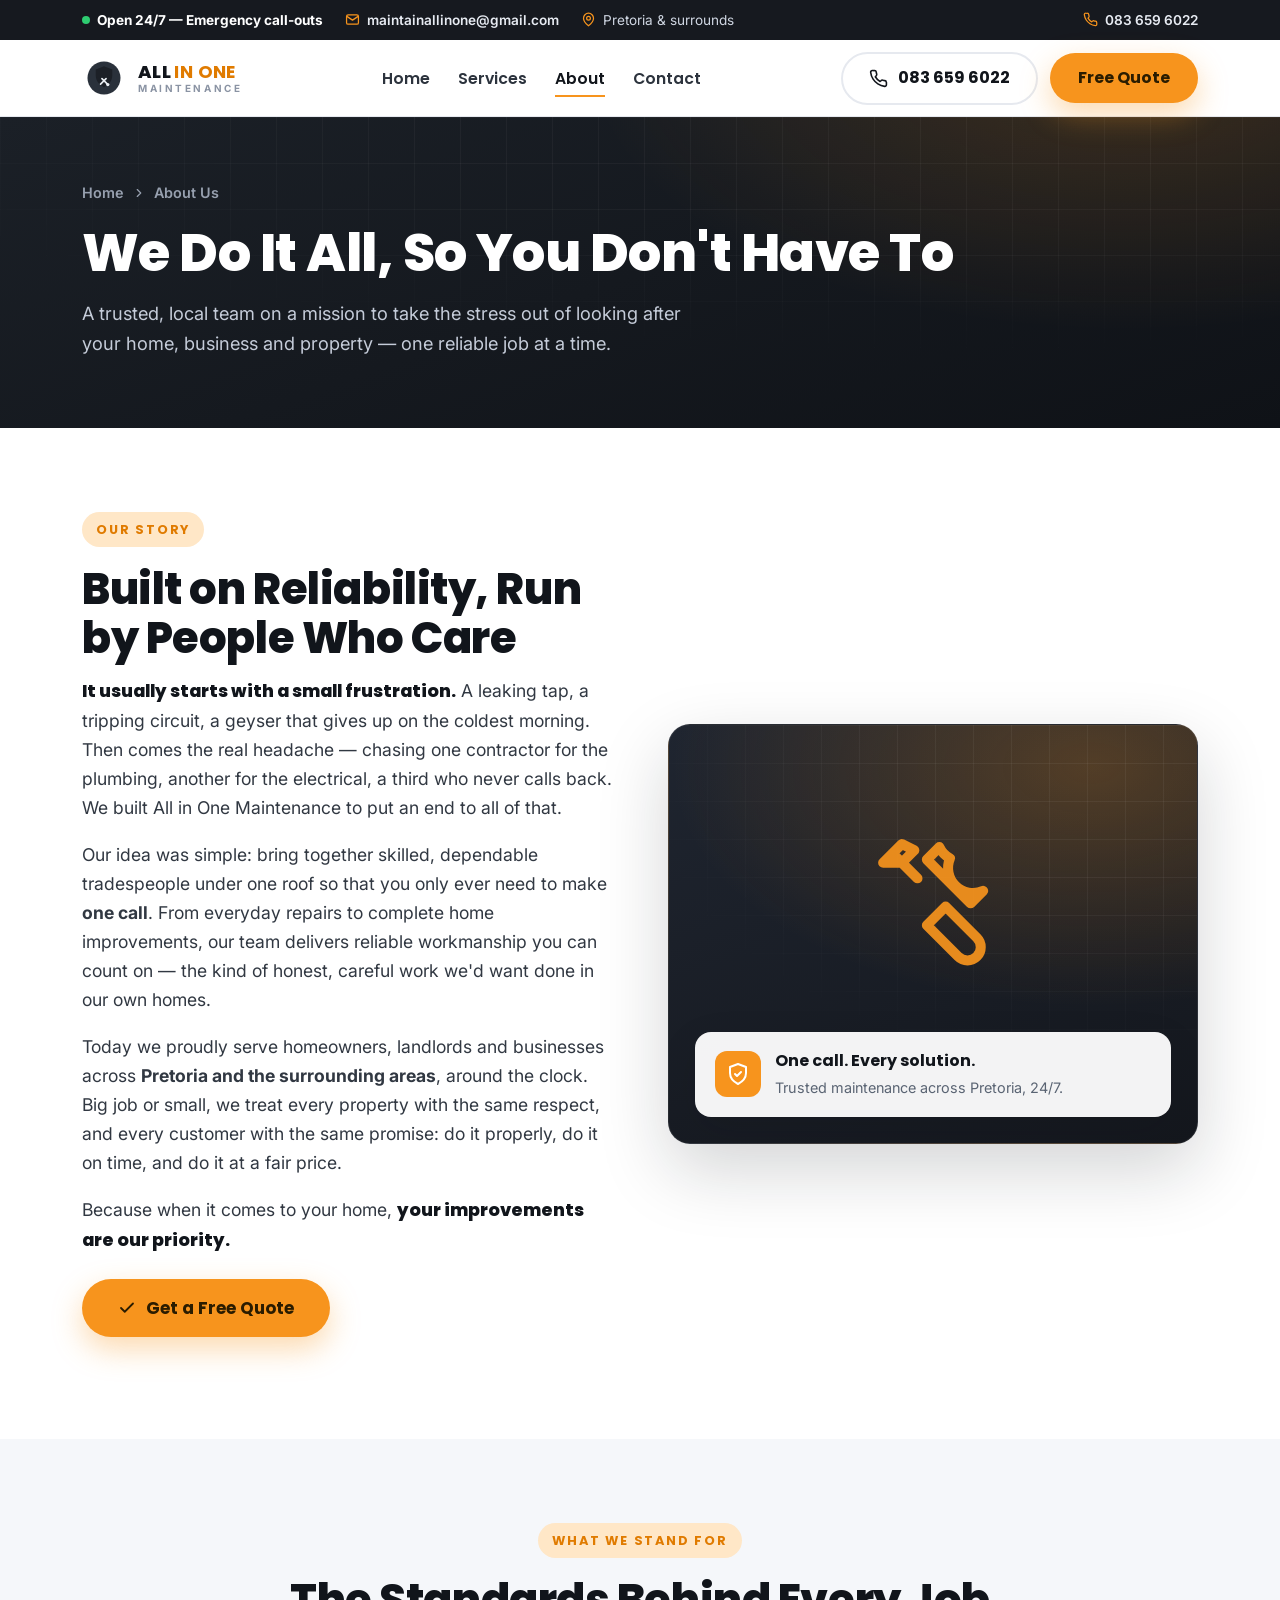
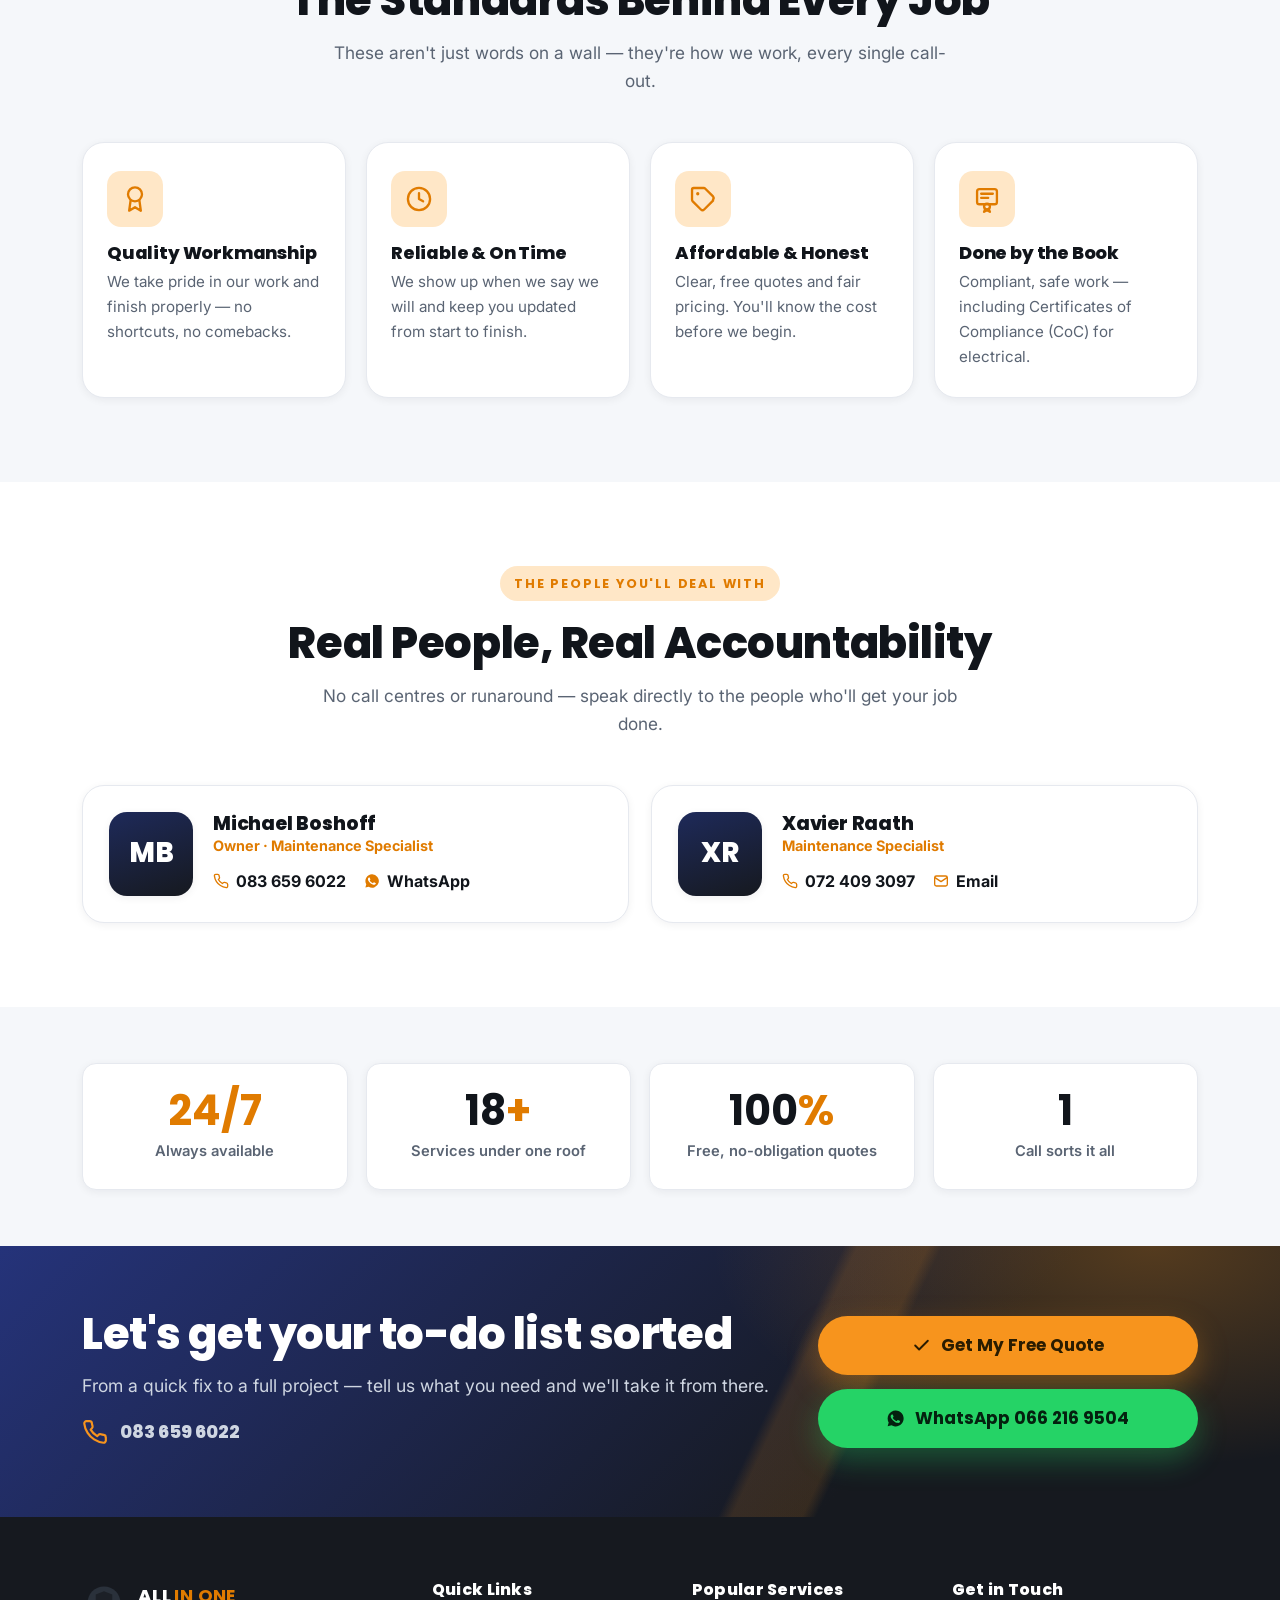
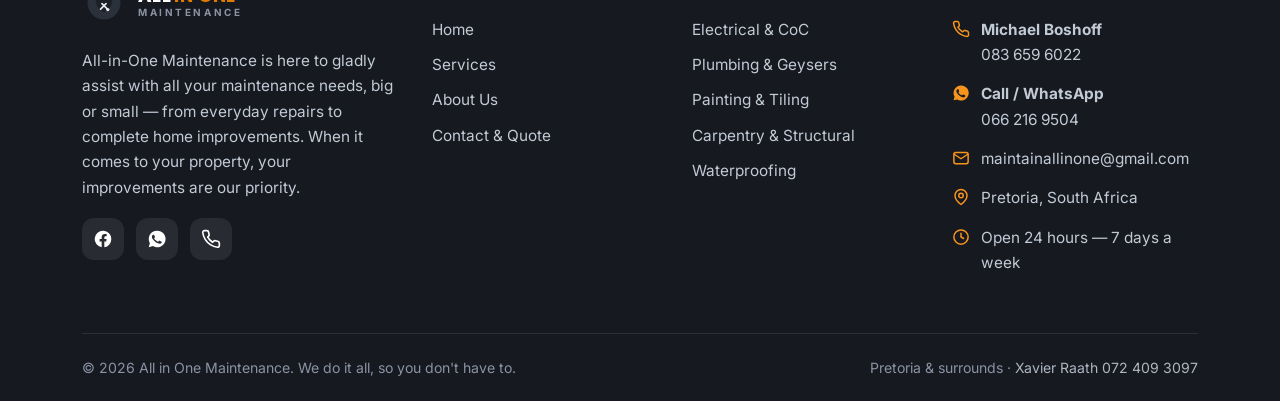
<file: about.html>
<!DOCTYPE html>
<html lang="en">
<head>
<meta charset="UTF-8">
<meta name="viewport" content="width=device-width, initial-scale=1">
<title>About Us — All in One Maintenance | Trusted Pretoria Maintenance Team</title>
<meta name="description" content="Meet All in One Maintenance — a trusted, local Pretoria team delivering reliable home, business and property maintenance. Quality workmanship, fair prices and one call for every solution.">
<meta name="theme-color" content="#16191F">
<link rel="icon" href="assets/img/favicon.svg" type="image/svg+xml">
<meta property="og:type" content="website">
<meta property="og:title" content="About All in One Maintenance — We Do It All, So You Don't Have To">
<meta property="og:description" content="A trusted, local Pretoria team delivering reliable home, business & property maintenance.">
<link rel="preconnect" href="https://fonts.googleapis.com">
<link rel="preconnect" href="https://fonts.gstatic.com" crossorigin>
<link href="https://fonts.googleapis.com/css2?family=Poppins:wght@600;700;800&family=Inter:wght@400;500;600;700&display=swap" rel="stylesheet">
<link rel="stylesheet" href="assets/css/styles.css">
</head>
<body>

<!-- ============ ICON SPRITE ============ -->
<svg xmlns="http://www.w3.org/2000/svg" style="display:none" aria-hidden="true">
  <symbol id="i-logo" viewBox="0 0 64 64"><defs><linearGradient id="logoOrange" x1="0" y1="0" x2="0" y2="1"><stop offset="0" stop-color="#FBB03B"/><stop offset="1" stop-color="#E07B00"/></linearGradient><linearGradient id="logoSteel" x1="0" y1="0" x2="0" y2="1"><stop offset="0" stop-color="#3A424E"/><stop offset="1" stop-color="#1C2027"/></linearGradient></defs><circle cx="32" cy="32" r="29" fill="url(#logoSteel)"/><circle cx="32" cy="32" r="24" fill="#2A313B"/><g fill="url(#logoSteel)"><rect x="29.5" y="1" width="5" height="7" rx="1"/><rect x="29.5" y="56" width="5" height="7" rx="1"/><rect x="56" y="29.5" width="7" height="5" rx="1"/><rect x="1" y="29.5" width="7" height="5" rx="1"/><rect x="48" y="9" width="5" height="7" rx="1" transform="rotate(45 50.5 12.5)"/><rect x="11" y="48" width="5" height="7" rx="1" transform="rotate(45 13.5 51.5)"/><rect x="48" y="48" width="5" height="7" rx="1" transform="rotate(-45 50.5 51.5)"/><rect x="11" y="9" width="5" height="7" rx="1" transform="rotate(-45 13.5 12.5)"/></g><path d="M32 11l16 6v11c0 11-7 18-16 22-9-4-16-11-16-22V17z" fill="url(#logoOrange)"/><path d="M32 15l12 4.5V28c0 8.4-5.2 14-12 17.4C25.2 42 20 36.4 20 28v-8.5z" fill="#1C2027"/><path d="M24 27l8-6 8 6v2l-8-5.6L24 29z" fill="url(#logoOrange)"/><g stroke="#E9EDF2" stroke-width="2.4" stroke-linecap="round" fill="none"><path d="M27 41l8-8"/><path d="M37 41l-8-8"/></g><circle cx="26.5" cy="41.5" r="2.4" fill="url(#logoOrange)"/><circle cx="37.5" cy="41.5" r="2.4" fill="#E9EDF2"/></symbol>
  <symbol id="i-phone" viewBox="0 0 24 24" fill="none" stroke="currentColor" stroke-width="2" stroke-linecap="round" stroke-linejoin="round"><path d="M22 16.9v3a2 2 0 0 1-2.2 2 19.8 19.8 0 0 1-8.6-3.1 19.5 19.5 0 0 1-6-6A19.8 19.8 0 0 1 2.1 4.2 2 2 0 0 1 4.1 2h3a2 2 0 0 1 2 1.7c.1.9.3 1.8.6 2.7a2 2 0 0 1-.5 2.1L8 9.8a16 16 0 0 0 6 6l1.3-1.2a2 2 0 0 1 2.1-.5c.9.3 1.8.5 2.7.6a2 2 0 0 1 1.7 2.1z"/></symbol>
  <symbol id="i-whatsapp" viewBox="0 0 24 24"><path fill="currentColor" d="M12 2a10 10 0 0 0-8.6 15l-1.3 4.8 4.9-1.3A10 10 0 1 0 12 2zm5.8 14.2c-.2.7-1.4 1.3-2 1.4-.5.1-1.2.1-1.9-.1-.4-.1-1-.3-1.7-.6-3-1.3-4.9-4.3-5.1-4.5-.1-.2-1.2-1.5-1.2-2.9s.7-2 1-2.3c.2-.3.5-.3.7-.3h.5c.2 0 .4 0 .6.5l.8 2c.1.1.1.3 0 .5l-.4.5-.3.3c-.2.2-.3.4-.2.6.2.4.9 1.5 1.9 2.3 1.3 1.1 2.3 1.5 2.6 1.6.2.1.4.1.6-.1l.8-1c.2-.2.3-.2.6-.1l2 .9c.3.1.4.2.5.3.1.2.1.7-.1 1.4z"/></symbol>
  <symbol id="i-mail" viewBox="0 0 24 24" fill="none" stroke="currentColor" stroke-width="2" stroke-linecap="round" stroke-linejoin="round"><rect x="2.5" y="4.5" width="19" height="15" rx="2.5"/><path d="M3 7l9 6 9-6"/></symbol>
  <symbol id="i-clock" viewBox="0 0 24 24" fill="none" stroke="currentColor" stroke-width="2" stroke-linecap="round" stroke-linejoin="round"><circle cx="12" cy="12" r="9.5"/><path d="M12 7v5l3.5 2"/></symbol>
  <symbol id="i-pin" viewBox="0 0 24 24" fill="none" stroke="currentColor" stroke-width="2" stroke-linecap="round" stroke-linejoin="round"><path d="M20 10c0 6-8 12-8 12s-8-6-8-12a8 8 0 0 1 16 0z"/><circle cx="12" cy="10" r="3"/></symbol>
  <symbol id="i-check" viewBox="0 0 24 24" fill="none" stroke="currentColor" stroke-width="2.4" stroke-linecap="round" stroke-linejoin="round"><path d="M20 6L9 17l-5-5"/></symbol>
  <symbol id="i-shield" viewBox="0 0 24 24" fill="none" stroke="currentColor" stroke-width="2" stroke-linecap="round" stroke-linejoin="round"><path d="M12 2l8 3v6c0 5-3.4 8.6-8 11-4.6-2.4-8-6-8-11V5z"/><path d="M9 12l2 2 4-4"/></symbol>
  <symbol id="i-award" viewBox="0 0 24 24" fill="none" stroke="currentColor" stroke-width="2" stroke-linecap="round" stroke-linejoin="round"><circle cx="12" cy="8" r="6"/><path d="M8.2 13.5L7 22l5-3 5 3-1.2-8.5"/></symbol>
  <symbol id="i-tag" viewBox="0 0 24 24" fill="none" stroke="currentColor" stroke-width="2" stroke-linecap="round" stroke-linejoin="round"><path d="M20.6 13.4L13 21a2 2 0 0 1-2.8 0l-7-7A2 2 0 0 1 2.6 12.6V4a1.4 1.4 0 0 1 1.4-1.4h8.6a2 2 0 0 1 1.4.6l6.6 6.6a2 2 0 0 1 0 2.6z"/><circle cx="7.5" cy="7.5" r="1.4" fill="currentColor" stroke="none"/></symbol>
  <symbol id="i-users" viewBox="0 0 24 24" fill="none" stroke="currentColor" stroke-width="2" stroke-linecap="round" stroke-linejoin="round"><path d="M16 21v-2a4 4 0 0 0-4-4H6a4 4 0 0 0-4 4v2"/><circle cx="9" cy="7" r="4"/><path d="M22 21v-2a4 4 0 0 0-3-3.9M16 3.1A4 4 0 0 1 16 11"/></symbol>
  <symbol id="i-arrow-right" viewBox="0 0 24 24" fill="none" stroke="currentColor" stroke-width="2" stroke-linecap="round" stroke-linejoin="round"><path d="M5 12h14M13 6l6 6-6 6"/></symbol>
  <symbol id="i-arrow-up" viewBox="0 0 24 24" fill="none" stroke="currentColor" stroke-width="2.2" stroke-linecap="round" stroke-linejoin="round"><path d="M12 19V5M6 11l6-6 6 6"/></symbol>
  <symbol id="i-chevron" viewBox="0 0 24 24" fill="none" stroke="currentColor" stroke-width="2" stroke-linecap="round" stroke-linejoin="round"><path d="M9 6l6 6-6 6"/></symbol>
  <symbol id="i-star" viewBox="0 0 24 24"><path fill="currentColor" d="M12 2l2.9 6.3 6.9.8-5.1 4.7 1.4 6.8L12 17.8 5.9 20.6l1.4-6.8L2.2 9.1l6.9-.8z"/></symbol>
  <symbol id="i-facebook" viewBox="0 0 24 24"><path fill="currentColor" d="M22 12a10 10 0 1 0-11.6 9.9v-7H7.9V12h2.5V9.8c0-2.5 1.5-3.9 3.8-3.9 1.1 0 2.2.2 2.2.2v2.5h-1.2c-1.2 0-1.6.8-1.6 1.6V12h2.7l-.4 2.9h-2.3v7A10 10 0 0 0 22 12z"/></symbol>
  <symbol id="i-bolt" viewBox="0 0 24 24" fill="none" stroke="currentColor" stroke-width="2" stroke-linecap="round" stroke-linejoin="round"><path d="M13 2L4 14h6l-1 8 9-12h-6z"/></symbol>
  <symbol id="i-wrench" viewBox="0 0 24 24" fill="none" stroke="currentColor" stroke-width="2" stroke-linecap="round" stroke-linejoin="round"><path d="M14.7 6.3a4 4 0 0 0 5.3 5.2L13 18.5a2.8 2.8 0 0 1-4-4l6.7-6.7z"/><path d="M14.7 6.3l3-3a4 4 0 0 0-3.6 1"/></symbol>
  <symbol id="i-certificate" viewBox="0 0 24 24" fill="none" stroke="currentColor" stroke-width="2" stroke-linecap="round" stroke-linejoin="round"><rect x="3.5" y="3.5" width="17" height="13" rx="2"/><path d="M7 7.5h10M7 11h6"/><circle cx="12" cy="18.5" r="2.5"/><path d="M10.5 20.5L9.5 23l2.5-1.3L14.5 23l-1-2.5"/></symbol>
  <symbol id="i-tools" viewBox="0 0 24 24" fill="none" stroke="currentColor" stroke-width="1.6" stroke-linecap="round" stroke-linejoin="round"><path d="M14.7 6.3a4 4 0 0 0 5.3 5.2l-2 2-7-7 2-2a4 4 0 0 0 1.7 1.8z"/><path d="M5.5 5.5l4 4M4 7l3-3 2 1-2 2zM14 14l5 5a2 2 0 0 1-3 3l-5-5z"/></symbol>
</svg>

<!-- ============ TOP BAR ============ -->
<div class="topbar">
  <div class="container">
    <div class="topbar__left">
      <span class="topbar__badge"><span class="dot"></span> Open 24/7 — Emergency call-outs</span>
      <a class="topbar__item topbar__item--email" href="mailto:maintainallinone@gmail.com"><svg><use href="#i-mail"></use></svg> maintainallinone@gmail.com</a>
      <span class="topbar__item"><svg><use href="#i-pin"></use></svg> Pretoria &amp; surrounds</span>
    </div>
    <div class="topbar__right">
      <a class="topbar__item" href="tel:+27836596022"><svg><use href="#i-phone"></use></svg> 083 659 6022</a>
    </div>
  </div>
</div>

<!-- ============ HEADER ============ -->
<header class="header">
  <div class="container">
    <a class="brand" href="index.html" aria-label="All in One Maintenance — home">
      <svg class="brand__mark"><use href="#i-logo"></use></svg>
      <span class="brand__text"><span class="brand__name">ALL <b>IN ONE</b></span><span class="brand__tag">Maintenance</span></span>
    </a>
    <nav class="nav" aria-label="Primary">
      <ul class="nav__links">
        <li><a href="index.html">Home</a></li>
        <li><a href="index.html#services">Services</a></li>
        <li><a href="about.html" class="active">About</a></li>
        <li><a href="contact.html">Contact</a></li>
      </ul>
      <a class="btn btn--primary" href="contact.html">Get a Free Quote</a>
    </nav>
    <div class="header__cta">
      <a class="btn btn--outline-dark" href="tel:+27836596022"><svg><use href="#i-phone"></use></svg> <span class="hide-sm">083 659 6022</span></a>
      <a class="btn btn--primary" href="contact.html">Free Quote</a>
    </div>
    <button class="burger" aria-label="Open menu" aria-expanded="false"><span></span></button>
  </div>
</header>

<main>

<!-- ============ PAGE HERO ============ -->
<section class="page-hero">
  <div class="container">
    <div class="crumbs reveal"><a href="index.html">Home</a> <svg><use href="#i-chevron"></use></svg> <span>About Us</span></div>
    <h1 class="reveal">We Do It All, So You Don't Have To</h1>
    <p class="reveal">A trusted, local team on a mission to take the stress out of looking after your home, business and property — one reliable job at a time.</p>
  </div>
</section>

<!-- ============ STORY ============ -->
<section class="section">
  <div class="container split">
    <div class="story reveal">
      <span class="kicker">Our Story</span>
      <h2 class="section-title">Built on Reliability, Run by People Who Care</h2>
      <p><span class="lead-in">It usually starts with a small frustration.</span> A leaking tap, a tripping circuit, a geyser that gives up on the coldest morning. Then comes the real headache — chasing one contractor for the plumbing, another for the electrical, a third who never calls back. We built All in One Maintenance to put an end to all of that.</p>
      <p>Our idea was simple: bring together skilled, dependable tradespeople under one roof so that you only ever need to make <strong>one call</strong>. From everyday repairs to complete home improvements, our team delivers reliable workmanship you can count on — the kind of honest, careful work we'd want done in our own homes.</p>
      <p>Today we proudly serve homeowners, landlords and businesses across <strong>Pretoria and the surrounding areas</strong>, around the clock. Big job or small, we treat every property with the same respect, and every customer with the same promise: do it properly, do it on time, and do it at a fair price.</p>
      <p>Because when it comes to your home, <span class="lead-in">your improvements are our priority.</span></p>
      <p style="margin-top:24px"><a class="btn btn--primary btn--lg" href="contact.html"><svg style="width:18px;height:18px"><use href="#i-check"></use></svg> Get a Free Quote</a></p>
    </div>
    <div class="reveal">
      <div class="visual-panel">
        <div class="visual-panel__tools"><svg style="color:#F7941D"><use href="#i-tools"></use></svg></div>
        <div class="visual-badge">
          <span class="ic"><svg><use href="#i-shield"></use></svg></span>
          <div><b>One call. Every solution.</b><span>Trusted maintenance across Pretoria, 24/7.</span></div>
        </div>
      </div>
    </div>
  </div>
</section>

<!-- ============ VALUES ============ -->
<section class="section section--soft">
  <div class="container">
    <div class="center eyebrow-wrap reveal">
      <span class="kicker">What We Stand For</span>
      <h2 class="section-title">The Standards Behind Every Job</h2>
      <p class="section-lead">These aren't just words on a wall — they're how we work, every single call-out.</p>
    </div>
    <div class="values">
      <div class="value reveal"><div class="ic"><svg><use href="#i-award"></use></svg></div><h3>Quality Workmanship</h3><p>We take pride in our work and finish properly — no shortcuts, no comebacks.</p></div>
      <div class="value reveal"><div class="ic"><svg><use href="#i-clock"></use></svg></div><h3>Reliable &amp; On Time</h3><p>We show up when we say we will and keep you updated from start to finish.</p></div>
      <div class="value reveal"><div class="ic"><svg><use href="#i-tag"></use></svg></div><h3>Affordable &amp; Honest</h3><p>Clear, free quotes and fair pricing. You'll know the cost before we begin.</p></div>
      <div class="value reveal"><div class="ic"><svg><use href="#i-certificate"></use></svg></div><h3>Done by the Book</h3><p>Compliant, safe work — including Certificates of Compliance (CoC) for electrical.</p></div>
    </div>
  </div>
</section>

<!-- ============ TEAM ============ -->
<section class="section">
  <div class="container">
    <div class="center eyebrow-wrap reveal">
      <span class="kicker">The People You'll Deal With</span>
      <h2 class="section-title">Real People, Real Accountability</h2>
      <p class="section-lead">No call centres or runaround — speak directly to the people who'll get your job done.</p>
    </div>
    <div class="team">
      <div class="member reveal">
        <div class="member__av">MB</div>
        <div class="member__info">
          <h3>Michael Boshoff</h3>
          <div class="member__role">Owner · Maintenance Specialist</div>
          <div class="member__contacts">
            <a href="tel:+27836596022"><svg><use href="#i-phone"></use></svg> 083 659 6022</a>
            <a href="https://wa.me/27662169504" target="_blank" rel="noopener"><svg><use href="#i-whatsapp"></use></svg> WhatsApp</a>
          </div>
        </div>
      </div>
      <div class="member reveal">
        <div class="member__av">XR</div>
        <div class="member__info">
          <h3>Xavier Raath</h3>
          <div class="member__role">Maintenance Specialist</div>
          <div class="member__contacts">
            <a href="tel:+27724093097"><svg><use href="#i-phone"></use></svg> 072 409 3097</a>
            <a href="mailto:maintainallinone@gmail.com"><svg><use href="#i-mail"></use></svg> Email</a>
          </div>
        </div>
      </div>
    </div>
  </div>
</section>

<!-- ============ STATS ============ -->
<section class="section--tight section--soft">
  <div class="container">
    <div class="stats">
      <div class="stat reveal"><b><i>24/7</i></b><span>Always available</span></div>
      <div class="stat reveal"><b>18<i>+</i></b><span>Services under one roof</span></div>
      <div class="stat reveal"><b>100<i>%</i></b><span>Free, no-obligation quotes</span></div>
      <div class="stat reveal"><b>1</b><span>Call sorts it all</span></div>
    </div>
  </div>
</section>

<!-- ============ CTA BAND ============ -->
<section class="cta-band">
  <div class="container">
    <div class="reveal">
      <h2>Let's get your to-do list sorted</h2>
      <p>From a quick fix to a full project — tell us what you need and we'll take it from there.</p>
      <p class="cta-band__phone" style="margin-top:18px"><svg><use href="#i-phone"></use></svg> <a href="tel:+27836596022">083 659 6022</a></p>
    </div>
    <div class="cta-band__actions reveal">
      <a class="btn btn--primary btn--lg btn--block" href="contact.html"><svg><use href="#i-check"></use></svg> Get My Free Quote</a>
      <a class="btn btn--whats btn--lg btn--block" href="https://wa.me/27662169504?text=Hi%20All%20in%20One%20Maintenance%2C%20I%27d%20like%20a%20free%20quote." target="_blank" rel="noopener"><svg><use href="#i-whatsapp"></use></svg> WhatsApp 066 216 9504</a>
    </div>
  </div>
</section>

</main>

<!-- ============ FOOTER ============ -->
<footer class="footer">
  <div class="container">
    <div class="footer__grid">
      <div class="footer__brand">
        <a class="brand" href="index.html">
          <svg class="brand__mark"><use href="#i-logo"></use></svg>
          <span class="brand__text"><span class="brand__name">ALL <b>IN ONE</b></span><span class="brand__tag">Maintenance</span></span>
        </a>
        <p>All-in-One Maintenance is here to gladly assist with all your maintenance needs, big or small — from everyday repairs to complete home improvements. When it comes to your property, your improvements are our priority.</p>
        <div class="footer__socials">
          <a href="https://www.facebook.com/share/1Bbfotfu9D/" target="_blank" rel="noopener" aria-label="Facebook"><svg><use href="#i-facebook"></use></svg></a>
          <a href="https://wa.me/27662169504" target="_blank" rel="noopener" aria-label="WhatsApp"><svg><use href="#i-whatsapp"></use></svg></a>
          <a href="tel:+27836596022" aria-label="Call us"><svg><use href="#i-phone"></use></svg></a>
        </div>
      </div>
      <div>
        <h4>Quick Links</h4>
        <ul class="footer__list">
          <li><a href="index.html">Home</a></li>
          <li><a href="index.html#services">Services</a></li>
          <li><a href="about.html">About Us</a></li>
          <li><a href="contact.html">Contact &amp; Quote</a></li>
        </ul>
      </div>
      <div>
        <h4>Popular Services</h4>
        <ul class="footer__list">
          <li><a href="contact.html">Electrical &amp; CoC</a></li>
          <li><a href="contact.html">Plumbing &amp; Geysers</a></li>
          <li><a href="contact.html">Painting &amp; Tiling</a></li>
          <li><a href="contact.html">Carpentry &amp; Structural</a></li>
          <li><a href="contact.html">Waterproofing</a></li>
        </ul>
      </div>
      <div>
        <h4>Get in Touch</h4>
        <ul class="footer__contact">
          <li><svg><use href="#i-phone"></use></svg><span><b>Michael Boshoff</b><br><a href="tel:+27836596022">083 659 6022</a></span></li>
          <li><svg><use href="#i-whatsapp"></use></svg><span><b>Call / WhatsApp</b><br><a href="https://wa.me/27662169504" target="_blank" rel="noopener">066 216 9504</a></span></li>
          <li><svg><use href="#i-mail"></use></svg><span><a href="mailto:maintainallinone@gmail.com">maintainallinone@gmail.com</a></span></li>
          <li><svg><use href="#i-pin"></use></svg><span>Pretoria, South Africa</span></li>
          <li><svg><use href="#i-clock"></use></svg><span>Open 24 hours — 7 days a week</span></li>
        </ul>
      </div>
    </div>
    <div class="footer__bottom">
      <span>© <span data-year>2026</span> All in One Maintenance. We do it all, so you don't have to.</span>
      <span>Pretoria &amp; surrounds · <a href="tel:+27724093097">Xavier Raath 072 409 3097</a></span>
    </div>
  </div>
</footer>

<!-- ============ MOBILE STICKY ACTION BAR ============ -->
<nav class="mobile-bar" aria-label="Quick contact">
  <a class="mb-call" href="tel:+27836596022"><svg><use href="#i-phone"></use></svg> Call Now</a>
  <a class="mb-whats" href="https://wa.me/27662169504?text=Hi%20All%20in%20One%20Maintenance%2C%20I%27d%20like%20a%20free%20quote." target="_blank" rel="noopener"><svg><use href="#i-whatsapp"></use></svg> WhatsApp</a>
</nav>

<button class="to-top" aria-label="Back to top"><svg><use href="#i-arrow-up"></use></svg></button>

<script src="assets/js/main.js"></script>
</body>
</html>
</file>
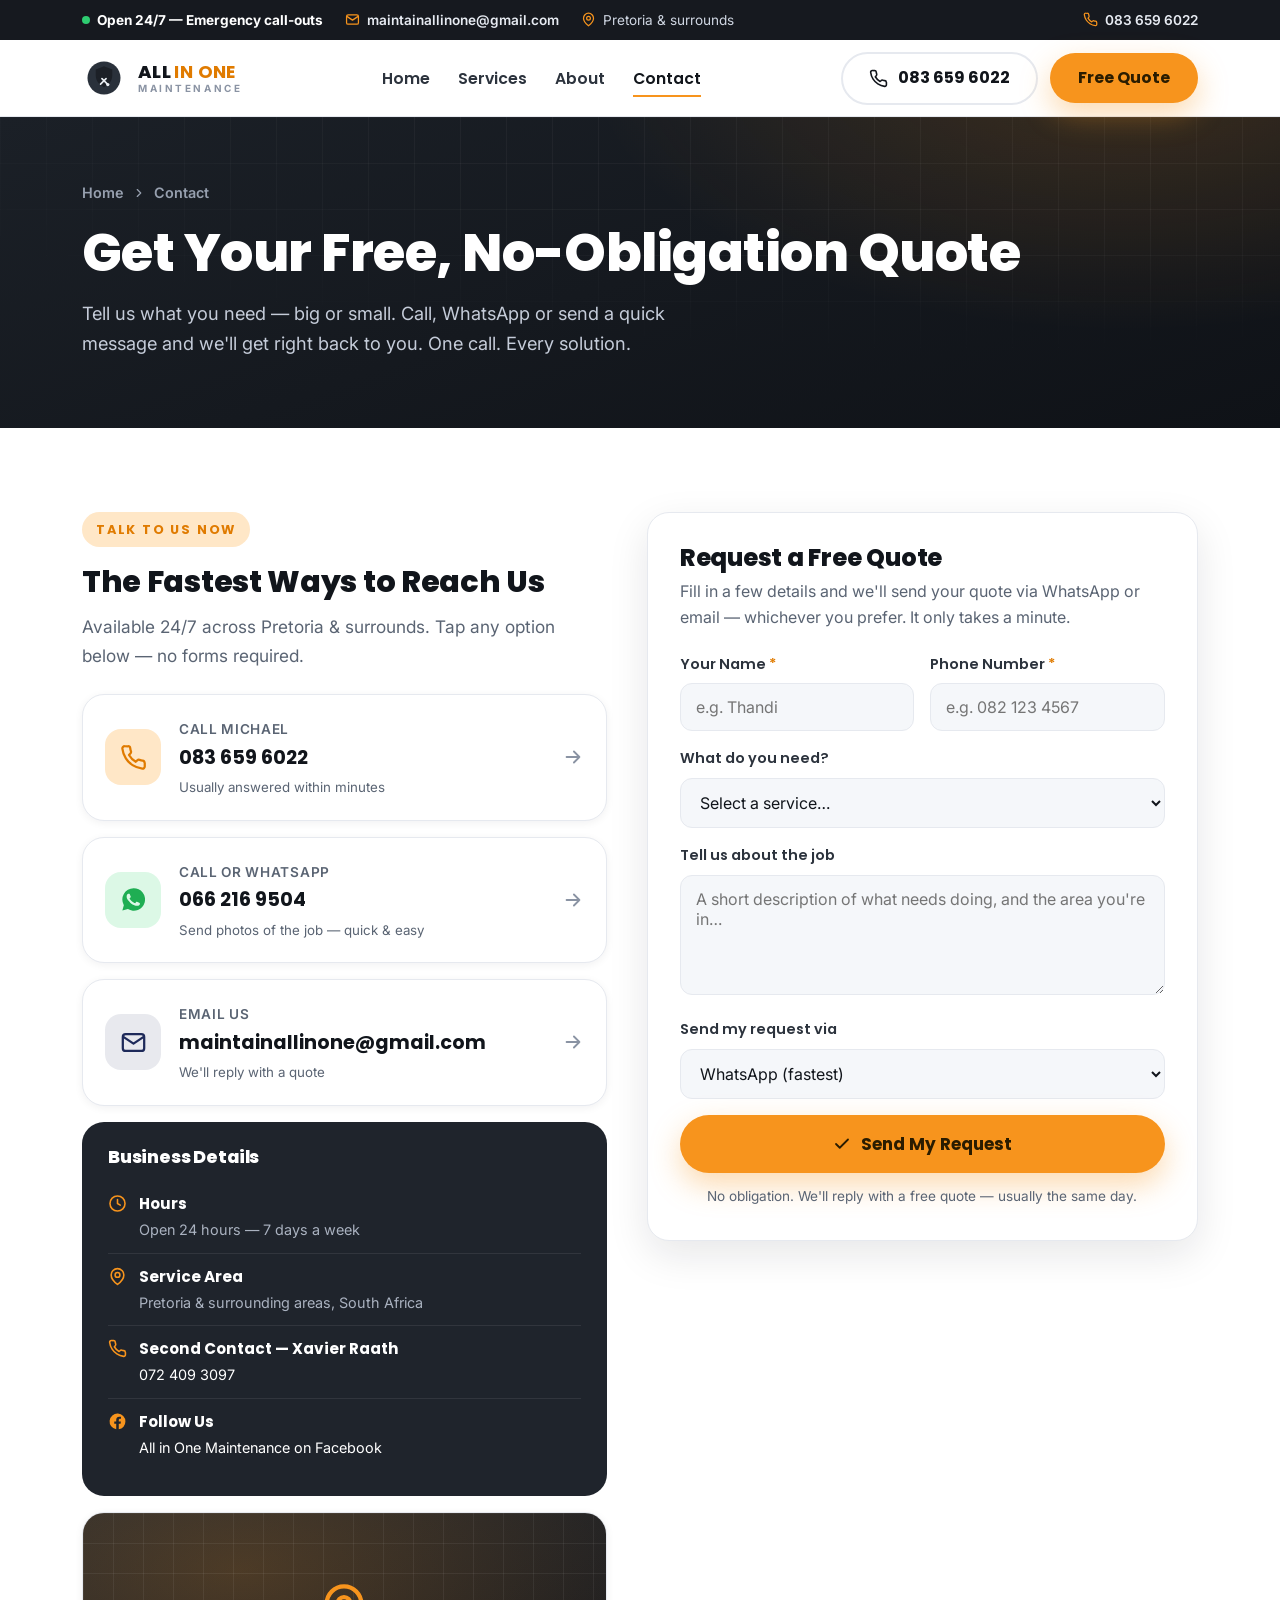
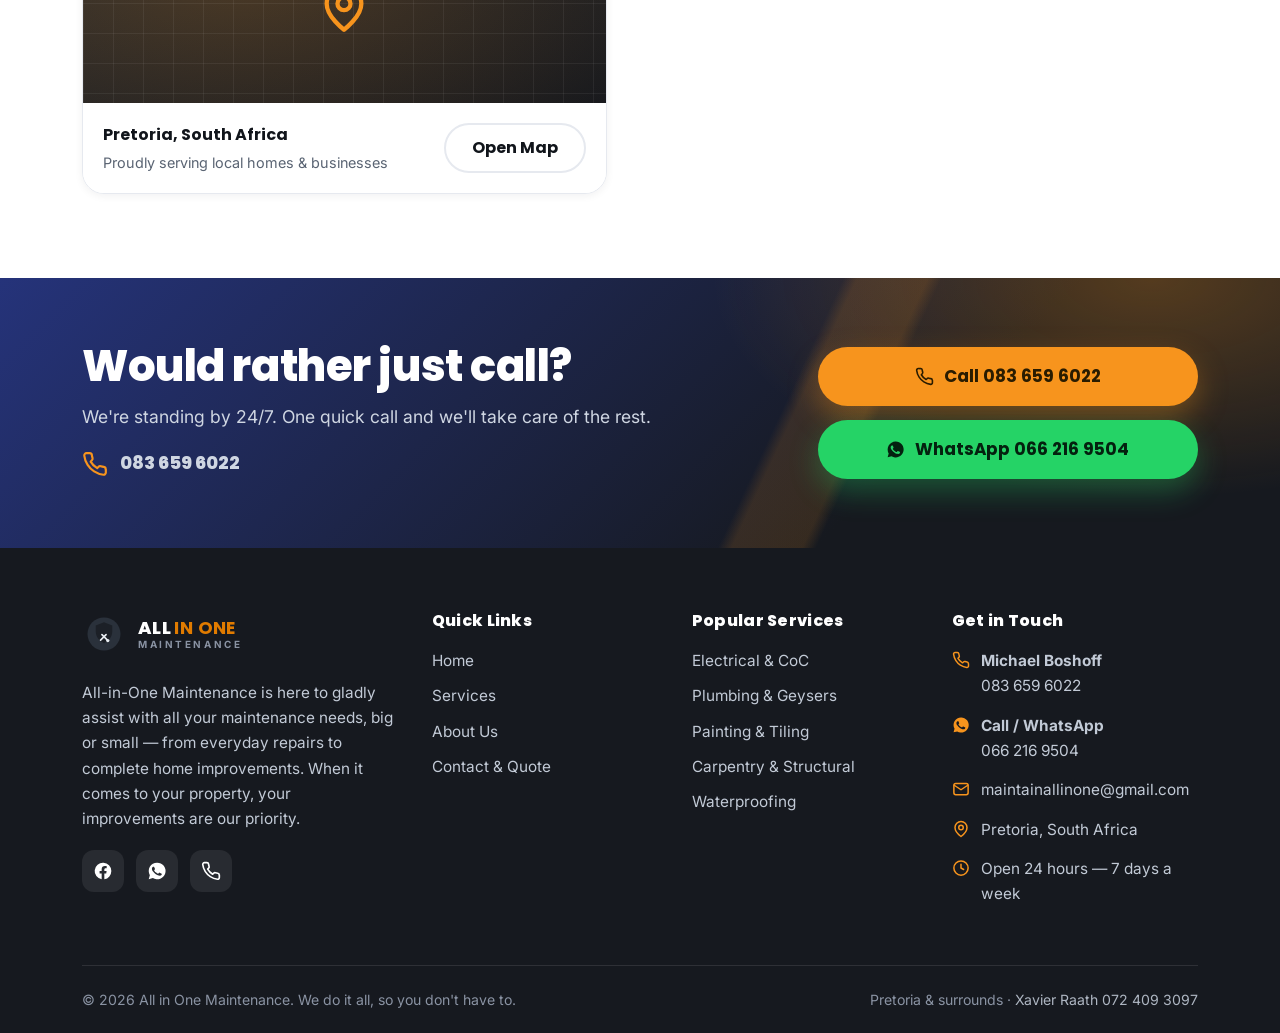
<file: contact.html>
<!DOCTYPE html>
<html lang="en">
<head>
<meta charset="UTF-8">
<meta name="viewport" content="width=device-width, initial-scale=1">
<title>Contact Us &amp; Free Quote — All in One Maintenance | Pretoria</title>
<meta name="description" content="Get a free, no-obligation quote from All in One Maintenance in Pretoria. Call 083 659 6022, WhatsApp 066 216 9504, or send a quick message. Open 24/7 — one call, every solution.">
<meta name="theme-color" content="#16191F">
<link rel="icon" href="assets/img/favicon.svg" type="image/svg+xml">
<meta property="og:type" content="website">
<meta property="og:title" content="Contact All in One Maintenance — Free, No-Obligation Quotes">
<meta property="og:description" content="Call, WhatsApp or message us for a free quote. Open 24/7 across Pretoria.">
<link rel="preconnect" href="https://fonts.googleapis.com">
<link rel="preconnect" href="https://fonts.gstatic.com" crossorigin>
<link href="https://fonts.googleapis.com/css2?family=Poppins:wght@600;700;800&family=Inter:wght@400;500;600;700&display=swap" rel="stylesheet">
<link rel="stylesheet" href="assets/css/styles.css">
</head>
<body>

<!-- ============ ICON SPRITE ============ -->
<svg xmlns="http://www.w3.org/2000/svg" style="display:none" aria-hidden="true">
  <symbol id="i-logo" viewBox="0 0 64 64"><defs><linearGradient id="logoOrange" x1="0" y1="0" x2="0" y2="1"><stop offset="0" stop-color="#FBB03B"/><stop offset="1" stop-color="#E07B00"/></linearGradient><linearGradient id="logoSteel" x1="0" y1="0" x2="0" y2="1"><stop offset="0" stop-color="#3A424E"/><stop offset="1" stop-color="#1C2027"/></linearGradient></defs><circle cx="32" cy="32" r="29" fill="url(#logoSteel)"/><circle cx="32" cy="32" r="24" fill="#2A313B"/><g fill="url(#logoSteel)"><rect x="29.5" y="1" width="5" height="7" rx="1"/><rect x="29.5" y="56" width="5" height="7" rx="1"/><rect x="56" y="29.5" width="7" height="5" rx="1"/><rect x="1" y="29.5" width="7" height="5" rx="1"/><rect x="48" y="9" width="5" height="7" rx="1" transform="rotate(45 50.5 12.5)"/><rect x="11" y="48" width="5" height="7" rx="1" transform="rotate(45 13.5 51.5)"/><rect x="48" y="48" width="5" height="7" rx="1" transform="rotate(-45 50.5 51.5)"/><rect x="11" y="9" width="5" height="7" rx="1" transform="rotate(-45 13.5 12.5)"/></g><path d="M32 11l16 6v11c0 11-7 18-16 22-9-4-16-11-16-22V17z" fill="url(#logoOrange)"/><path d="M32 15l12 4.5V28c0 8.4-5.2 14-12 17.4C25.2 42 20 36.4 20 28v-8.5z" fill="#1C2027"/><path d="M24 27l8-6 8 6v2l-8-5.6L24 29z" fill="url(#logoOrange)"/><g stroke="#E9EDF2" stroke-width="2.4" stroke-linecap="round" fill="none"><path d="M27 41l8-8"/><path d="M37 41l-8-8"/></g><circle cx="26.5" cy="41.5" r="2.4" fill="url(#logoOrange)"/><circle cx="37.5" cy="41.5" r="2.4" fill="#E9EDF2"/></symbol>
  <symbol id="i-phone" viewBox="0 0 24 24" fill="none" stroke="currentColor" stroke-width="2" stroke-linecap="round" stroke-linejoin="round"><path d="M22 16.9v3a2 2 0 0 1-2.2 2 19.8 19.8 0 0 1-8.6-3.1 19.5 19.5 0 0 1-6-6A19.8 19.8 0 0 1 2.1 4.2 2 2 0 0 1 4.1 2h3a2 2 0 0 1 2 1.7c.1.9.3 1.8.6 2.7a2 2 0 0 1-.5 2.1L8 9.8a16 16 0 0 0 6 6l1.3-1.2a2 2 0 0 1 2.1-.5c.9.3 1.8.5 2.7.6a2 2 0 0 1 1.7 2.1z"/></symbol>
  <symbol id="i-whatsapp" viewBox="0 0 24 24"><path fill="currentColor" d="M12 2a10 10 0 0 0-8.6 15l-1.3 4.8 4.9-1.3A10 10 0 1 0 12 2zm5.8 14.2c-.2.7-1.4 1.3-2 1.4-.5.1-1.2.1-1.9-.1-.4-.1-1-.3-1.7-.6-3-1.3-4.9-4.3-5.1-4.5-.1-.2-1.2-1.5-1.2-2.9s.7-2 1-2.3c.2-.3.5-.3.7-.3h.5c.2 0 .4 0 .6.5l.8 2c.1.1.1.3 0 .5l-.4.5-.3.3c-.2.2-.3.4-.2.6.2.4.9 1.5 1.9 2.3 1.3 1.1 2.3 1.5 2.6 1.6.2.1.4.1.6-.1l.8-1c.2-.2.3-.2.6-.1l2 .9c.3.1.4.2.5.3.1.2.1.7-.1 1.4z"/></symbol>
  <symbol id="i-mail" viewBox="0 0 24 24" fill="none" stroke="currentColor" stroke-width="2" stroke-linecap="round" stroke-linejoin="round"><rect x="2.5" y="4.5" width="19" height="15" rx="2.5"/><path d="M3 7l9 6 9-6"/></symbol>
  <symbol id="i-clock" viewBox="0 0 24 24" fill="none" stroke="currentColor" stroke-width="2" stroke-linecap="round" stroke-linejoin="round"><circle cx="12" cy="12" r="9.5"/><path d="M12 7v5l3.5 2"/></symbol>
  <symbol id="i-pin" viewBox="0 0 24 24" fill="none" stroke="currentColor" stroke-width="2" stroke-linecap="round" stroke-linejoin="round"><path d="M20 10c0 6-8 12-8 12s-8-6-8-12a8 8 0 0 1 16 0z"/><circle cx="12" cy="10" r="3"/></symbol>
  <symbol id="i-check" viewBox="0 0 24 24" fill="none" stroke="currentColor" stroke-width="2.4" stroke-linecap="round" stroke-linejoin="round"><path d="M20 6L9 17l-5-5"/></symbol>
  <symbol id="i-shield" viewBox="0 0 24 24" fill="none" stroke="currentColor" stroke-width="2" stroke-linecap="round" stroke-linejoin="round"><path d="M12 2l8 3v6c0 5-3.4 8.6-8 11-4.6-2.4-8-6-8-11V5z"/><path d="M9 12l2 2 4-4"/></symbol>
  <symbol id="i-tag" viewBox="0 0 24 24" fill="none" stroke="currentColor" stroke-width="2" stroke-linecap="round" stroke-linejoin="round"><path d="M20.6 13.4L13 21a2 2 0 0 1-2.8 0l-7-7A2 2 0 0 1 2.6 12.6V4a1.4 1.4 0 0 1 1.4-1.4h8.6a2 2 0 0 1 1.4.6l6.6 6.6a2 2 0 0 1 0 2.6z"/><circle cx="7.5" cy="7.5" r="1.4" fill="currentColor" stroke="none"/></symbol>
  <symbol id="i-arrow-right" viewBox="0 0 24 24" fill="none" stroke="currentColor" stroke-width="2" stroke-linecap="round" stroke-linejoin="round"><path d="M5 12h14M13 6l6 6-6 6"/></symbol>
  <symbol id="i-arrow-up" viewBox="0 0 24 24" fill="none" stroke="currentColor" stroke-width="2.2" stroke-linecap="round" stroke-linejoin="round"><path d="M12 19V5M6 11l6-6 6 6"/></symbol>
  <symbol id="i-chevron" viewBox="0 0 24 24" fill="none" stroke="currentColor" stroke-width="2" stroke-linecap="round" stroke-linejoin="round"><path d="M9 6l6 6-6 6"/></symbol>
  <symbol id="i-facebook" viewBox="0 0 24 24"><path fill="currentColor" d="M22 12a10 10 0 1 0-11.6 9.9v-7H7.9V12h2.5V9.8c0-2.5 1.5-3.9 3.8-3.9 1.1 0 2.2.2 2.2.2v2.5h-1.2c-1.2 0-1.6.8-1.6 1.6V12h2.7l-.4 2.9h-2.3v7A10 10 0 0 0 22 12z"/></symbol>
  <symbol id="i-tools" viewBox="0 0 24 24" fill="none" stroke="currentColor" stroke-width="1.6" stroke-linecap="round" stroke-linejoin="round"><path d="M14.7 6.3a4 4 0 0 0 5.3 5.2l-2 2-7-7 2-2a4 4 0 0 0 1.7 1.8z"/><path d="M5.5 5.5l4 4M4 7l3-3 2 1-2 2zM14 14l5 5a2 2 0 0 1-3 3l-5-5z"/></symbol>
</svg>

<!-- ============ TOP BAR ============ -->
<div class="topbar">
  <div class="container">
    <div class="topbar__left">
      <span class="topbar__badge"><span class="dot"></span> Open 24/7 — Emergency call-outs</span>
      <a class="topbar__item topbar__item--email" href="mailto:maintainallinone@gmail.com"><svg><use href="#i-mail"></use></svg> maintainallinone@gmail.com</a>
      <span class="topbar__item"><svg><use href="#i-pin"></use></svg> Pretoria &amp; surrounds</span>
    </div>
    <div class="topbar__right">
      <a class="topbar__item" href="tel:+27836596022"><svg><use href="#i-phone"></use></svg> 083 659 6022</a>
    </div>
  </div>
</div>

<!-- ============ HEADER ============ -->
<header class="header">
  <div class="container">
    <a class="brand" href="index.html" aria-label="All in One Maintenance — home">
      <svg class="brand__mark"><use href="#i-logo"></use></svg>
      <span class="brand__text"><span class="brand__name">ALL <b>IN ONE</b></span><span class="brand__tag">Maintenance</span></span>
    </a>
    <nav class="nav" aria-label="Primary">
      <ul class="nav__links">
        <li><a href="index.html">Home</a></li>
        <li><a href="index.html#services">Services</a></li>
        <li><a href="about.html">About</a></li>
        <li><a href="contact.html" class="active">Contact</a></li>
      </ul>
      <a class="btn btn--primary" href="#quote-form">Get a Free Quote</a>
    </nav>
    <div class="header__cta">
      <a class="btn btn--outline-dark" href="tel:+27836596022"><svg><use href="#i-phone"></use></svg> <span class="hide-sm">083 659 6022</span></a>
      <a class="btn btn--primary" href="#quote-form">Free Quote</a>
    </div>
    <button class="burger" aria-label="Open menu" aria-expanded="false"><span></span></button>
  </div>
</header>

<main>

<!-- ============ PAGE HERO ============ -->
<section class="page-hero">
  <div class="container">
    <div class="crumbs reveal"><a href="index.html">Home</a> <svg><use href="#i-chevron"></use></svg> <span>Contact</span></div>
    <h1 class="reveal">Get Your Free, No-Obligation Quote</h1>
    <p class="reveal">Tell us what you need — big or small. Call, WhatsApp or send a quick message and we'll get right back to you. One call. Every solution.</p>
  </div>
</section>

<!-- ============ CONTACT ============ -->
<section class="section">
  <div class="container contact-grid">

    <!-- LEFT: direct contact methods -->
    <div class="reveal">
      <span class="kicker">Talk to Us Now</span>
      <h2 class="section-title" style="font-size:1.9rem">The Fastest Ways to Reach Us</h2>
      <p class="section-lead" style="margin-bottom:24px">Available 24/7 across Pretoria &amp; surrounds. Tap any option below — no forms required.</p>

      <div class="contact-methods">
        <a class="cmethod cmethod--call" href="tel:+27836596022">
          <span class="cmethod__ic"><svg><use href="#i-phone"></use></svg></span>
          <div class="cmethod__body"><span>Call Michael</span><b>083 659 6022</b><small>Usually answered within minutes</small></div>
          <span class="cmethod__go"><svg><use href="#i-arrow-right"></use></svg></span>
        </a>
        <a class="cmethod cmethod--whats" href="https://wa.me/27662169504?text=Hi%20All%20in%20One%20Maintenance%2C%20I%27d%20like%20a%20free%20quote." target="_blank" rel="noopener">
          <span class="cmethod__ic"><svg><use href="#i-whatsapp"></use></svg></span>
          <div class="cmethod__body"><span>Call or WhatsApp</span><b>066 216 9504</b><small>Send photos of the job — quick &amp; easy</small></div>
          <span class="cmethod__go"><svg><use href="#i-arrow-right"></use></svg></span>
        </a>
        <a class="cmethod cmethod--mail" href="mailto:maintainallinone@gmail.com">
          <span class="cmethod__ic"><svg><use href="#i-mail"></use></svg></span>
          <div class="cmethod__body"><span>Email Us</span><b>maintainallinone@gmail.com</b><small>We'll reply with a quote</small></div>
          <span class="cmethod__go"><svg><use href="#i-arrow-right"></use></svg></span>
        </a>
      </div>

      <div class="info-card">
        <h3>Business Details</h3>
        <div class="info-row"><svg><use href="#i-clock"></use></svg><div><b>Hours</b><span>Open 24 hours — 7 days a week</span></div></div>
        <div class="info-row"><svg><use href="#i-pin"></use></svg><div><b>Service Area</b><span>Pretoria &amp; surrounding areas, South Africa</span></div></div>
        <div class="info-row"><svg><use href="#i-phone"></use></svg><div><b>Second Contact — Xavier Raath</b><span><a href="tel:+27724093097" style="color:#fff">072 409 3097</a></span></div></div>
        <div class="info-row"><svg><use href="#i-facebook"></use></svg><div><b>Follow Us</b><span><a href="https://www.facebook.com/share/1Bbfotfu9D/" target="_blank" rel="noopener" style="color:#fff">All in One Maintenance on Facebook</a></span></div></div>
      </div>

      <div class="map-card">
        <div class="map-card__top"><svg class="map-card__pin"><use href="#i-pin"></use></svg></div>
        <div class="map-card__bottom">
          <div><b>Pretoria, South Africa</b><br><span>Proudly serving local homes &amp; businesses</span></div>
          <a class="btn btn--outline-dark" href="https://www.google.com/maps/search/?api=1&amp;query=Pretoria%2C+South+Africa" target="_blank" rel="noopener">Open Map</a>
        </div>
      </div>
    </div>

    <!-- RIGHT: quote form -->
    <div class="reveal">
      <div class="form-card">
        <h2>Request a Free Quote</h2>
        <p class="muted">Fill in a few details and we'll send your quote via WhatsApp or email — whichever you prefer. It only takes a minute.</p>

        <div class="form-success" role="status">✅ Thanks! Your message is ready to send — just hit send in the app that opens. We'll be in touch shortly.</div>

        <form id="quote-form" novalidate>
          <div class="form-row">
            <div class="field">
              <label for="name">Your Name <span class="req">*</span></label>
              <input type="text" id="name" name="name" autocomplete="name" placeholder="e.g. Thandi" required>
            </div>
            <div class="field">
              <label for="phone">Phone Number <span class="req">*</span></label>
              <input type="tel" id="phone" name="phone" autocomplete="tel" placeholder="e.g. 082 123 4567" required>
            </div>
          </div>

          <div class="field">
            <label for="service">What do you need?</label>
            <select id="service" name="service">
              <option value="">Select a service…</option>
              <option>Electrical / CoC</option>
              <option>Plumbing</option>
              <option>Geyser install / repair</option>
              <option>Painting</option>
              <option>Tiling</option>
              <option>Waterproofing / Damp proofing</option>
              <option>Ceilings</option>
              <option>Carpentry / Structural</option>
              <option>Doors &amp; Windows / Aluminium</option>
              <option>Gate Motors</option>
              <option>Electric Fencing</option>
              <option>Handyman / General Repairs</option>
              <option>Something else</option>
            </select>
          </div>

          <div class="field">
            <label for="message">Tell us about the job</label>
            <textarea id="message" name="message" placeholder="A short description of what needs doing, and the area you're in…"></textarea>
          </div>

          <div class="field">
            <label for="method">Send my request via</label>
            <select id="method" name="method">
              <option value="whatsapp">WhatsApp (fastest)</option>
              <option value="email">Email</option>
            </select>
          </div>

          <button type="submit" class="btn btn--primary btn--lg btn--block"><svg style="width:18px;height:18px"><use href="#i-check"></use></svg> Send My Request</button>
          <p class="form-note">No obligation. We'll reply with a free quote — usually the same day.</p>
        </form>
      </div>
    </div>

  </div>
</section>

<!-- ============ CTA BAND ============ -->
<section class="cta-band">
  <div class="container">
    <div class="reveal">
      <h2>Would rather just call?</h2>
      <p>We're standing by 24/7. One quick call and we'll take care of the rest.</p>
      <p class="cta-band__phone" style="margin-top:18px"><svg><use href="#i-phone"></use></svg> <a href="tel:+27836596022">083 659 6022</a></p>
    </div>
    <div class="cta-band__actions reveal">
      <a class="btn btn--primary btn--lg btn--block" href="tel:+27836596022"><svg><use href="#i-phone"></use></svg> Call 083 659 6022</a>
      <a class="btn btn--whats btn--lg btn--block" href="https://wa.me/27662169504?text=Hi%20All%20in%20One%20Maintenance%2C%20I%27d%20like%20a%20free%20quote." target="_blank" rel="noopener"><svg><use href="#i-whatsapp"></use></svg> WhatsApp 066 216 9504</a>
    </div>
  </div>
</section>

</main>

<!-- ============ FOOTER ============ -->
<footer class="footer">
  <div class="container">
    <div class="footer__grid">
      <div class="footer__brand">
        <a class="brand" href="index.html">
          <svg class="brand__mark"><use href="#i-logo"></use></svg>
          <span class="brand__text"><span class="brand__name">ALL <b>IN ONE</b></span><span class="brand__tag">Maintenance</span></span>
        </a>
        <p>All-in-One Maintenance is here to gladly assist with all your maintenance needs, big or small — from everyday repairs to complete home improvements. When it comes to your property, your improvements are our priority.</p>
        <div class="footer__socials">
          <a href="https://www.facebook.com/share/1Bbfotfu9D/" target="_blank" rel="noopener" aria-label="Facebook"><svg><use href="#i-facebook"></use></svg></a>
          <a href="https://wa.me/27662169504" target="_blank" rel="noopener" aria-label="WhatsApp"><svg><use href="#i-whatsapp"></use></svg></a>
          <a href="tel:+27836596022" aria-label="Call us"><svg><use href="#i-phone"></use></svg></a>
        </div>
      </div>
      <div>
        <h4>Quick Links</h4>
        <ul class="footer__list">
          <li><a href="index.html">Home</a></li>
          <li><a href="index.html#services">Services</a></li>
          <li><a href="about.html">About Us</a></li>
          <li><a href="contact.html">Contact &amp; Quote</a></li>
        </ul>
      </div>
      <div>
        <h4>Popular Services</h4>
        <ul class="footer__list">
          <li><a href="#quote-form">Electrical &amp; CoC</a></li>
          <li><a href="#quote-form">Plumbing &amp; Geysers</a></li>
          <li><a href="#quote-form">Painting &amp; Tiling</a></li>
          <li><a href="#quote-form">Carpentry &amp; Structural</a></li>
          <li><a href="#quote-form">Waterproofing</a></li>
        </ul>
      </div>
      <div>
        <h4>Get in Touch</h4>
        <ul class="footer__contact">
          <li><svg><use href="#i-phone"></use></svg><span><b>Michael Boshoff</b><br><a href="tel:+27836596022">083 659 6022</a></span></li>
          <li><svg><use href="#i-whatsapp"></use></svg><span><b>Call / WhatsApp</b><br><a href="https://wa.me/27662169504" target="_blank" rel="noopener">066 216 9504</a></span></li>
          <li><svg><use href="#i-mail"></use></svg><span><a href="mailto:maintainallinone@gmail.com">maintainallinone@gmail.com</a></span></li>
          <li><svg><use href="#i-pin"></use></svg><span>Pretoria, South Africa</span></li>
          <li><svg><use href="#i-clock"></use></svg><span>Open 24 hours — 7 days a week</span></li>
        </ul>
      </div>
    </div>
    <div class="footer__bottom">
      <span>© <span data-year>2026</span> All in One Maintenance. We do it all, so you don't have to.</span>
      <span>Pretoria &amp; surrounds · <a href="tel:+27724093097">Xavier Raath 072 409 3097</a></span>
    </div>
  </div>
</footer>

<!-- ============ MOBILE STICKY ACTION BAR ============ -->
<nav class="mobile-bar" aria-label="Quick contact">
  <a class="mb-call" href="tel:+27836596022"><svg><use href="#i-phone"></use></svg> Call Now</a>
  <a class="mb-whats" href="https://wa.me/27662169504?text=Hi%20All%20in%20One%20Maintenance%2C%20I%27d%20like%20a%20free%20quote." target="_blank" rel="noopener"><svg><use href="#i-whatsapp"></use></svg> WhatsApp</a>
</nav>

<button class="to-top" aria-label="Back to top"><svg><use href="#i-arrow-up"></use></svg></button>

<script src="assets/js/main.js"></script>
</body>
</html>
</file>
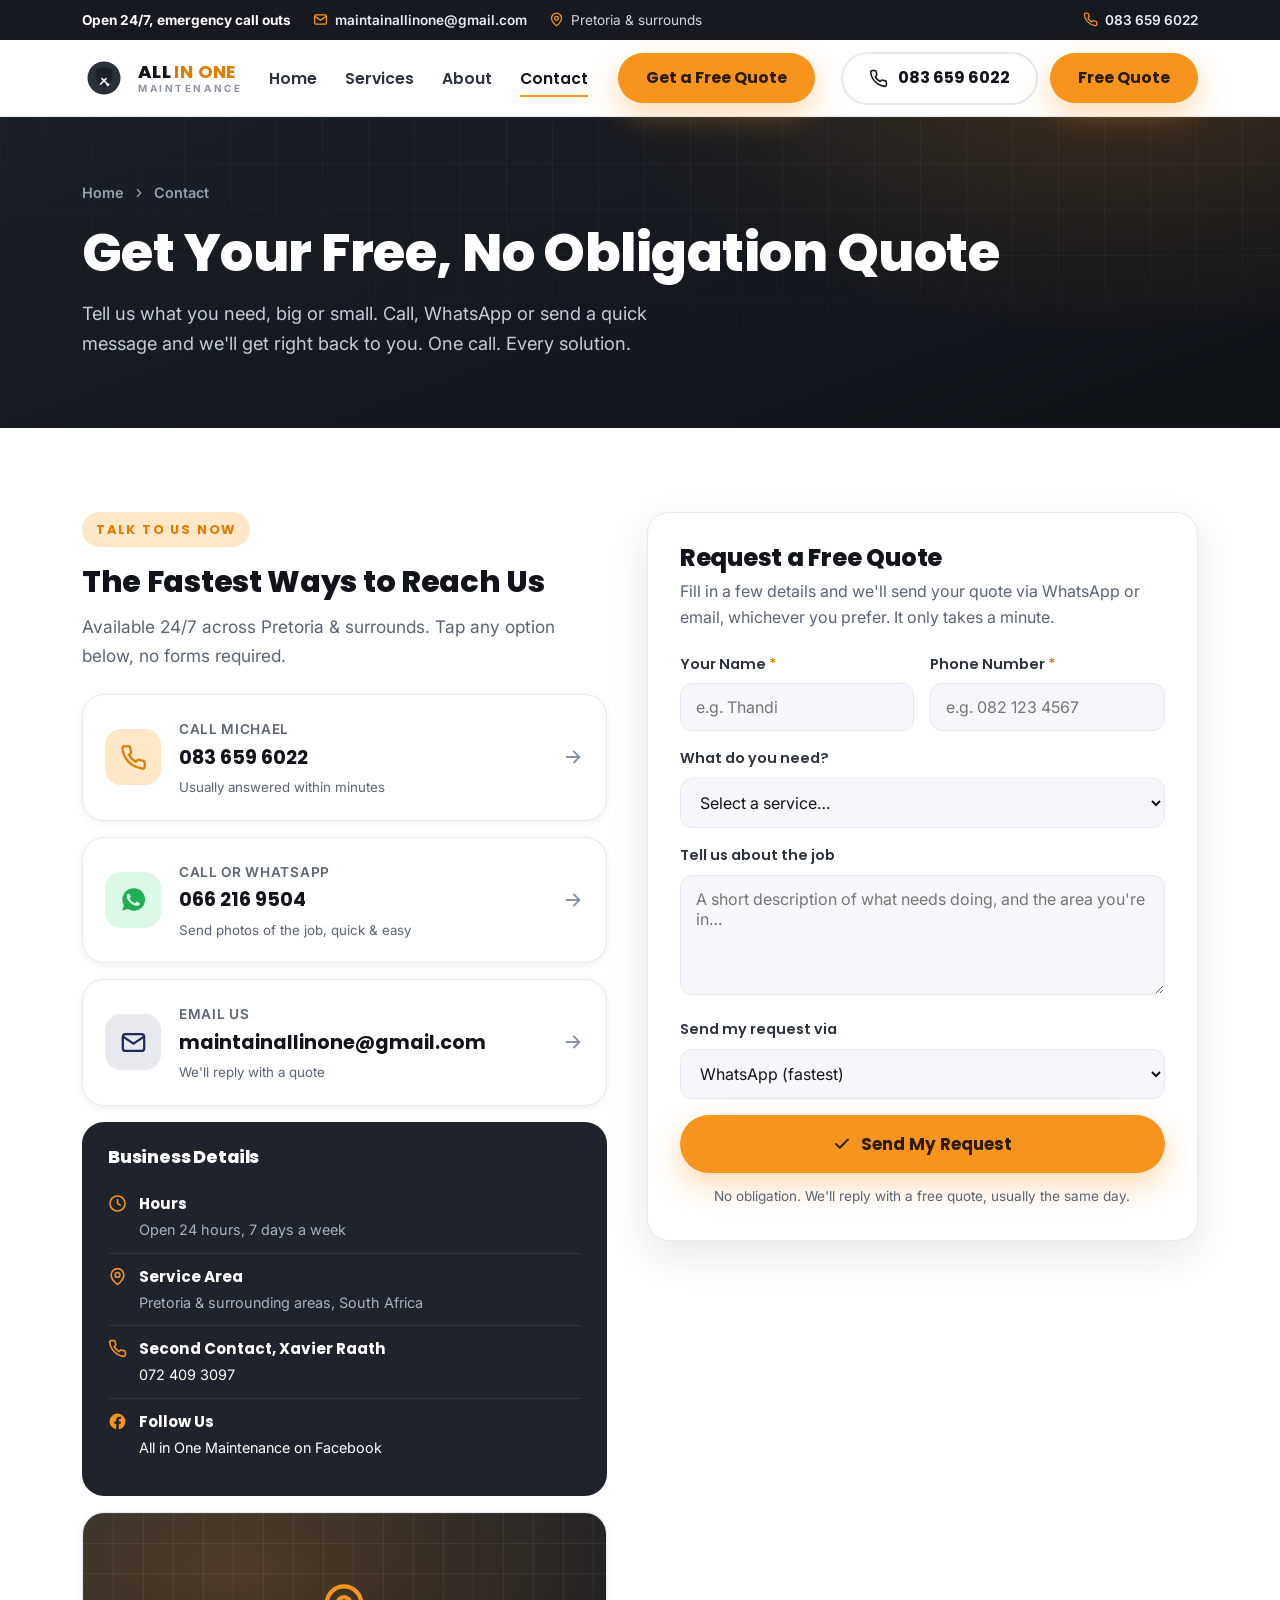
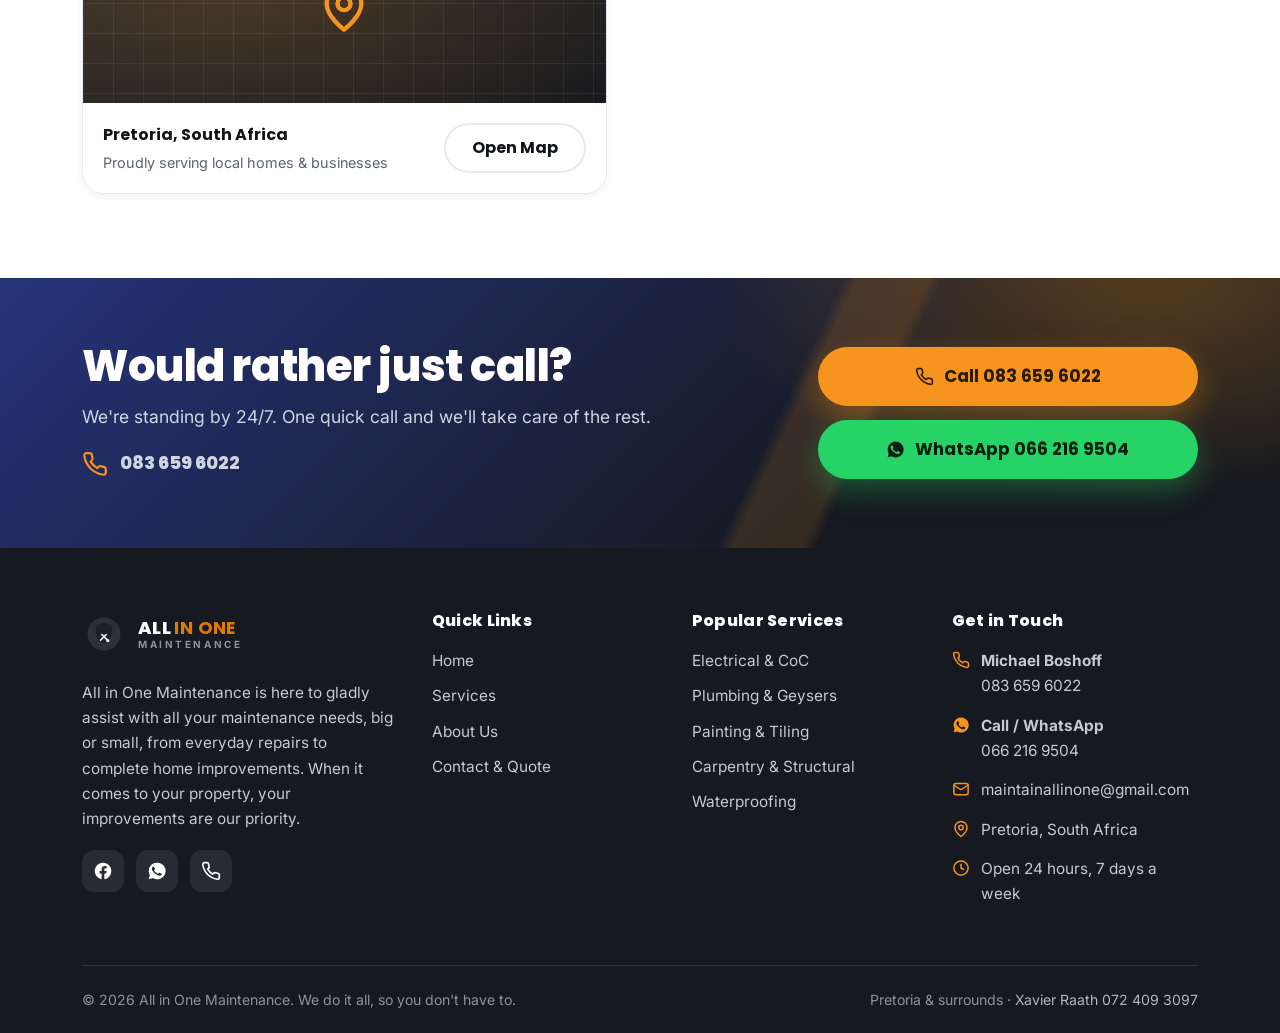
<file: public/contact.html>
<!DOCTYPE html>
<html lang="en">
<head>
<meta charset="UTF-8">
<meta name="viewport" content="width=device-width, initial-scale=1">
<title>Contact Us &amp; Free Quote, All in One Maintenance | Pretoria</title>
<meta name="description" content="Get a free, no obligation quote from All in One Maintenance in Pretoria. Call 083 659 6022, WhatsApp 066 216 9504, or send a quick message. Open 24/7, one call, every solution.">
<meta name="theme-color" content="#16191F">
<link rel="icon" href="assets/img/favicon.svg" type="image/svg+xml">
<meta property="og:type" content="website">
<meta property="og:title" content="Contact All in One Maintenance, Free, No Obligation Quotes">
<meta property="og:description" content="Call, WhatsApp or message us for a free quote. Open 24/7 across Pretoria.">
<link rel="preconnect" href="https://fonts.googleapis.com">
<link rel="preconnect" href="https://fonts.gstatic.com" crossorigin>
<link href="https://fonts.googleapis.com/css2?family=Poppins:wght@600;700;800&family=Inter:wght@400;500;600;700&display=swap" rel="stylesheet">
<link rel="stylesheet" href="assets/css/styles.css">
</head>
<body>

<!-- ============ ICON SPRITE ============ -->
<svg xmlns="http://www.w3.org/2000/svg" style="display:none" aria-hidden="true">
  <symbol id="i-logo" viewBox="0 0 64 64"><defs><linearGradient id="logoOrange" x1="0" y1="0" x2="0" y2="1"><stop offset="0" stop-color="#FBB03B"/><stop offset="1" stop-color="#E07B00"/></linearGradient><linearGradient id="logoSteel" x1="0" y1="0" x2="0" y2="1"><stop offset="0" stop-color="#3A424E"/><stop offset="1" stop-color="#1C2027"/></linearGradient></defs><circle cx="32" cy="32" r="29" fill="url(#logoSteel)"/><circle cx="32" cy="32" r="24" fill="#2A313B"/><g fill="url(#logoSteel)"><rect x="29.5" y="1" width="5" height="7" rx="1"/><rect x="29.5" y="56" width="5" height="7" rx="1"/><rect x="56" y="29.5" width="7" height="5" rx="1"/><rect x="1" y="29.5" width="7" height="5" rx="1"/><rect x="48" y="9" width="5" height="7" rx="1" transform="rotate(45 50.5 12.5)"/><rect x="11" y="48" width="5" height="7" rx="1" transform="rotate(45 13.5 51.5)"/><rect x="48" y="48" width="5" height="7" rx="1" transform="rotate(-45 50.5 51.5)"/><rect x="11" y="9" width="5" height="7" rx="1" transform="rotate(-45 13.5 12.5)"/></g><path d="M32 11l16 6v11c0 11-7 18-16 22-9-4-16-11-16-22V17z" fill="url(#logoOrange)"/><path d="M32 15l12 4.5V28c0 8.4-5.2 14-12 17.4C25.2 42 20 36.4 20 28v-8.5z" fill="#1C2027"/><path d="M24 27l8-6 8 6v2l-8-5.6L24 29z" fill="url(#logoOrange)"/><g stroke="#E9EDF2" stroke-width="2.4" stroke-linecap="round" fill="none"><path d="M27 41l8-8"/><path d="M37 41l-8-8"/></g><circle cx="26.5" cy="41.5" r="2.4" fill="url(#logoOrange)"/><circle cx="37.5" cy="41.5" r="2.4" fill="#E9EDF2"/></symbol>
  <symbol id="i-phone" viewBox="0 0 24 24" fill="none" stroke="currentColor" stroke-width="2" stroke-linecap="round" stroke-linejoin="round"><path d="M22 16.9v3a2 2 0 0 1-2.2 2 19.8 19.8 0 0 1-8.6-3.1 19.5 19.5 0 0 1-6-6A19.8 19.8 0 0 1 2.1 4.2 2 2 0 0 1 4.1 2h3a2 2 0 0 1 2 1.7c.1.9.3 1.8.6 2.7a2 2 0 0 1-.5 2.1L8 9.8a16 16 0 0 0 6 6l1.3-1.2a2 2 0 0 1 2.1-.5c.9.3 1.8.5 2.7.6a2 2 0 0 1 1.7 2.1z"/></symbol>
  <symbol id="i-whatsapp" viewBox="0 0 24 24"><path fill="currentColor" d="M12 2a10 10 0 0 0-8.6 15l-1.3 4.8 4.9-1.3A10 10 0 1 0 12 2zm5.8 14.2c-.2.7-1.4 1.3-2 1.4-.5.1-1.2.1-1.9-.1-.4-.1-1-.3-1.7-.6-3-1.3-4.9-4.3-5.1-4.5-.1-.2-1.2-1.5-1.2-2.9s.7-2 1-2.3c.2-.3.5-.3.7-.3h.5c.2 0 .4 0 .6.5l.8 2c.1.1.1.3 0 .5l-.4.5-.3.3c-.2.2-.3.4-.2.6.2.4.9 1.5 1.9 2.3 1.3 1.1 2.3 1.5 2.6 1.6.2.1.4.1.6-.1l.8-1c.2-.2.3-.2.6-.1l2 .9c.3.1.4.2.5.3.1.2.1.7-.1 1.4z"/></symbol>
  <symbol id="i-mail" viewBox="0 0 24 24" fill="none" stroke="currentColor" stroke-width="2" stroke-linecap="round" stroke-linejoin="round"><rect x="2.5" y="4.5" width="19" height="15" rx="2.5"/><path d="M3 7l9 6 9-6"/></symbol>
  <symbol id="i-clock" viewBox="0 0 24 24" fill="none" stroke="currentColor" stroke-width="2" stroke-linecap="round" stroke-linejoin="round"><circle cx="12" cy="12" r="9.5"/><path d="M12 7v5l3.5 2"/></symbol>
  <symbol id="i-pin" viewBox="0 0 24 24" fill="none" stroke="currentColor" stroke-width="2" stroke-linecap="round" stroke-linejoin="round"><path d="M20 10c0 6-8 12-8 12s-8-6-8-12a8 8 0 0 1 16 0z"/><circle cx="12" cy="10" r="3"/></symbol>
  <symbol id="i-check" viewBox="0 0 24 24" fill="none" stroke="currentColor" stroke-width="2.4" stroke-linecap="round" stroke-linejoin="round"><path d="M20 6L9 17l-5-5"/></symbol>
  <symbol id="i-shield" viewBox="0 0 24 24" fill="none" stroke="currentColor" stroke-width="2" stroke-linecap="round" stroke-linejoin="round"><path d="M12 2l8 3v6c0 5-3.4 8.6-8 11-4.6-2.4-8-6-8-11V5z"/><path d="M9 12l2 2 4-4"/></symbol>
  <symbol id="i-tag" viewBox="0 0 24 24" fill="none" stroke="currentColor" stroke-width="2" stroke-linecap="round" stroke-linejoin="round"><path d="M20.6 13.4L13 21a2 2 0 0 1-2.8 0l-7-7A2 2 0 0 1 2.6 12.6V4a1.4 1.4 0 0 1 1.4-1.4h8.6a2 2 0 0 1 1.4.6l6.6 6.6a2 2 0 0 1 0 2.6z"/><circle cx="7.5" cy="7.5" r="1.4" fill="currentColor" stroke="none"/></symbol>
  <symbol id="i-arrow-right" viewBox="0 0 24 24" fill="none" stroke="currentColor" stroke-width="2" stroke-linecap="round" stroke-linejoin="round"><path d="M5 12h14M13 6l6 6-6 6"/></symbol>
  <symbol id="i-arrow-up" viewBox="0 0 24 24" fill="none" stroke="currentColor" stroke-width="2.2" stroke-linecap="round" stroke-linejoin="round"><path d="M12 19V5M6 11l6-6 6 6"/></symbol>
  <symbol id="i-chevron" viewBox="0 0 24 24" fill="none" stroke="currentColor" stroke-width="2" stroke-linecap="round" stroke-linejoin="round"><path d="M9 6l6 6-6 6"/></symbol>
  <symbol id="i-facebook" viewBox="0 0 24 24"><path fill="currentColor" d="M22 12a10 10 0 1 0-11.6 9.9v-7H7.9V12h2.5V9.8c0-2.5 1.5-3.9 3.8-3.9 1.1 0 2.2.2 2.2.2v2.5h-1.2c-1.2 0-1.6.8-1.6 1.6V12h2.7l-.4 2.9h-2.3v7A10 10 0 0 0 22 12z"/></symbol>
  <symbol id="i-tools" viewBox="0 0 24 24" fill="none" stroke="currentColor" stroke-width="1.6" stroke-linecap="round" stroke-linejoin="round"><path d="M14.7 6.3a4 4 0 0 0 5.3 5.2l-2 2-7-7 2-2a4 4 0 0 0 1.7 1.8z"/><path d="M5.5 5.5l4 4M4 7l3-3 2 1-2 2zM14 14l5 5a2 2 0 0 1-3 3l-5-5z"/></symbol>
</svg>

<!-- ============ TOP BAR ============ -->
<div class="topbar">
  <div class="container">
    <div class="topbar__left">
      <span class="topbar__badge">Open 24/7, emergency call outs</span>
      <a class="topbar__item topbar__item--email" href="mailto:maintainallinone@gmail.com"><svg><use href="#i-mail"></use></svg> maintainallinone@gmail.com</a>
      <span class="topbar__item"><svg><use href="#i-pin"></use></svg> Pretoria &amp; surrounds</span>
    </div>
    <div class="topbar__right">
      <a class="topbar__item" href="tel:+27836596022"><svg><use href="#i-phone"></use></svg> 083 659 6022</a>
    </div>
  </div>
</div>

<!-- ============ HEADER ============ -->
<header class="header">
  <div class="container">
    <a class="brand" href="index.html" aria-label="All in One Maintenance, home">
      <svg class="brand__mark"><use href="#i-logo"></use></svg>
      <span class="brand__text"><span class="brand__name">ALL <b>IN ONE</b></span><span class="brand__tag">Maintenance</span></span>
    </a>
    <nav class="nav" aria-label="Primary">
      <ul class="nav__links">
        <li><a href="index.html">Home</a></li>
        <li><a href="index.html#services">Services</a></li>
        <li><a href="about.html">About</a></li>
        <li><a href="contact.html" class="active">Contact</a></li>
      </ul>
      <a class="btn btn--primary" href="#quote-form">Get a Free Quote</a>
    </nav>
    <div class="header__cta">
      <a class="btn btn--outline-dark" href="tel:+27836596022"><svg><use href="#i-phone"></use></svg> <span class="hide-sm">083 659 6022</span></a>
      <a class="btn btn--primary" href="#quote-form">Free Quote</a>
    </div>
    <button class="burger" aria-label="Open menu" aria-expanded="false"><span></span></button>
  </div>
</header>

<main>

<!-- ============ PAGE HERO ============ -->
<section class="page-hero">
  <div class="container">
    <div class="crumbs reveal"><a href="index.html">Home</a> <svg><use href="#i-chevron"></use></svg> <span>Contact</span></div>
    <h1 class="reveal">Get Your Free, No Obligation Quote</h1>
    <p class="reveal">Tell us what you need, big or small. Call, WhatsApp or send a quick message and we'll get right back to you. One call. Every solution.</p>
  </div>
</section>

<!-- ============ CONTACT ============ -->
<section class="section">
  <div class="container contact-grid">

    <!-- LEFT: direct contact methods -->
    <div class="reveal">
      <span class="kicker">Talk to Us Now</span>
      <h2 class="section-title" style="font-size:1.9rem">The Fastest Ways to Reach Us</h2>
      <p class="section-lead" style="margin-bottom:24px">Available 24/7 across Pretoria &amp; surrounds. Tap any option below, no forms required.</p>

      <div class="contact-methods">
        <a class="cmethod cmethod--call" href="tel:+27836596022">
          <span class="cmethod__ic"><svg><use href="#i-phone"></use></svg></span>
          <div class="cmethod__body"><span>Call Michael</span><b>083 659 6022</b><small>Usually answered within minutes</small></div>
          <span class="cmethod__go"><svg><use href="#i-arrow-right"></use></svg></span>
        </a>
        <a class="cmethod cmethod--whats" href="https://wa.me/27662169504?text=Hi%20All%20in%20One%20Maintenance%2C%20I%27d%20like%20a%20free%20quote." target="_blank" rel="noopener">
          <span class="cmethod__ic"><svg><use href="#i-whatsapp"></use></svg></span>
          <div class="cmethod__body"><span>Call or WhatsApp</span><b>066 216 9504</b><small>Send photos of the job, quick &amp; easy</small></div>
          <span class="cmethod__go"><svg><use href="#i-arrow-right"></use></svg></span>
        </a>
        <a class="cmethod cmethod--mail" href="mailto:maintainallinone@gmail.com">
          <span class="cmethod__ic"><svg><use href="#i-mail"></use></svg></span>
          <div class="cmethod__body"><span>Email Us</span><b>maintainallinone@gmail.com</b><small>We'll reply with a quote</small></div>
          <span class="cmethod__go"><svg><use href="#i-arrow-right"></use></svg></span>
        </a>
      </div>

      <div class="info-card">
        <h3>Business Details</h3>
        <div class="info-row"><svg><use href="#i-clock"></use></svg><div><b>Hours</b><span>Open 24 hours, 7 days a week</span></div></div>
        <div class="info-row"><svg><use href="#i-pin"></use></svg><div><b>Service Area</b><span>Pretoria &amp; surrounding areas, South Africa</span></div></div>
        <div class="info-row"><svg><use href="#i-phone"></use></svg><div><b>Second Contact, Xavier Raath</b><span><a href="tel:+27724093097" style="color:#fff">072 409 3097</a></span></div></div>
        <div class="info-row"><svg><use href="#i-facebook"></use></svg><div><b>Follow Us</b><span><a href="https://www.facebook.com/share/1Bbfotfu9D/" target="_blank" rel="noopener" style="color:#fff">All in One Maintenance on Facebook</a></span></div></div>
      </div>

      <div class="map-card">
        <div class="map-card__top"><svg class="map-card__pin"><use href="#i-pin"></use></svg></div>
        <div class="map-card__bottom">
          <div><b>Pretoria, South Africa</b><br><span>Proudly serving local homes &amp; businesses</span></div>
          <a class="btn btn--outline-dark" href="https://www.google.com/maps/search/?api=1&amp;query=Pretoria%2C+South+Africa" target="_blank" rel="noopener">Open Map</a>
        </div>
      </div>
    </div>

    <!-- RIGHT: quote form -->
    <div class="reveal">
      <section class="fast-quote" aria-labelledby="fast-quote-title">
        <p class="fast-quote__eyebrow">Fast Quote</p>
        <h2 id="fast-quote-title">Need a quick price?</h2>
        <p class="fast-quote__intro">Choose the job type and WhatsApp us now.</p>
        <div class="fast-quote__chips" aria-label="Quick quote service options">
          <a class="fast-quote__chip" href="https://wa.me/27662169504?text=Hi%20All%20in%20One%20Maintenance%2C%20I%27d%20like%20a%20fast%20quote%20for%20plumbing." data-fast-quote-service="Plumbing" target="_blank" rel="noopener"><svg><use href="#i-tools"></use></svg> Plumbing</a>
          <a class="fast-quote__chip" href="https://wa.me/27662169504?text=Hi%20All%20in%20One%20Maintenance%2C%20I%27d%20like%20a%20fast%20quote%20for%20electrical%20work." data-fast-quote-service="Electrical / CoC" target="_blank" rel="noopener"><svg><use href="#i-shield"></use></svg> Electrical</a>
          <a class="fast-quote__chip" href="https://wa.me/27662169504?text=Hi%20All%20in%20One%20Maintenance%2C%20I%27d%20like%20a%20fast%20quote%20for%20general%20repairs." data-fast-quote-service="General repairs" target="_blank" rel="noopener"><svg><use href="#i-tag"></use></svg> Repairs</a>
        </div>
        <a class="btn btn--whats btn--lg btn--block fast-quote__cta" href="https://wa.me/27662169504?text=Hi%20All%20in%20One%20Maintenance%2C%20I%27d%20like%20a%20fast%20quote." data-fast-quote-service="General" target="_blank" rel="noopener"><svg><use href="#i-whatsapp"></use></svg> Get a Fast Quote on WhatsApp</a>
        <p class="fast-quote__note">Send a photo if you have one. We’ll quote quickly.</p>
      </section>

      <div class="form-card">
        <h2>Request a Free Quote</h2>
        <p class="muted">Fill in a few details and we'll send your quote via WhatsApp or email, whichever you prefer. It only takes a minute.</p>

        <div class="form-success" role="status">✅ Thanks! Your message is ready to send, just hit send in the app that opens. We'll be in touch shortly.</div>

        <form id="quote-form" novalidate>
          <div class="form-row">
            <div class="field">
              <label for="name">Your Name <span class="req">*</span></label>
              <input type="text" id="name" name="name" autocomplete="name" placeholder="e.g. Thandi" required>
            </div>
            <div class="field">
              <label for="phone">Phone Number <span class="req">*</span></label>
              <input type="tel" id="phone" name="phone" autocomplete="tel" placeholder="e.g. 082 123 4567" required>
            </div>
          </div>

          <div class="field">
            <label for="service">What do you need?</label>
            <select id="service" name="service">
              <option value="">Select a service…</option>
              <option>Electrical / CoC</option>
              <option>Plumbing</option>
              <option>Geyser install / repair</option>
              <option>Painting</option>
              <option>Tiling</option>
              <option>Waterproofing / Damp proofing</option>
              <option>Ceilings</option>
              <option>Carpentry / Structural</option>
              <option>Doors &amp; Windows / Aluminium</option>
              <option>Gate Motors</option>
              <option>Electric Fencing</option>
              <option>Handyman / General Repairs</option>
              <option>Something else</option>
            </select>
          </div>

          <div class="field">
            <label for="message">Tell us about the job</label>
            <textarea id="message" name="message" placeholder="A short description of what needs doing, and the area you're in…"></textarea>
          </div>

          <div class="field">
            <label for="method">Send my request via</label>
            <select id="method" name="method">
              <option value="whatsapp">WhatsApp (fastest)</option>
              <option value="email">Email</option>
            </select>
          </div>

          <button type="submit" class="btn btn--primary btn--lg btn--block"><svg style="width:18px;height:18px"><use href="#i-check"></use></svg> Send My Request</button>
          <p class="form-note">No obligation. We'll reply with a free quote, usually the same day.</p>
        </form>
      </div>
    </div>

  </div>
</section>

<!-- ============ CTA BAND ============ -->
<section class="cta-band">
  <div class="container">
    <div class="reveal">
      <h2>Would rather just call?</h2>
      <p>We're standing by 24/7. One quick call and we'll take care of the rest.</p>
      <p class="cta-band__phone" style="margin-top:18px"><svg><use href="#i-phone"></use></svg> <a href="tel:+27836596022">083 659 6022</a></p>
    </div>
    <div class="cta-band__actions reveal">
      <a class="btn btn--primary btn--lg btn--block" href="tel:+27836596022"><svg><use href="#i-phone"></use></svg> Call 083 659 6022</a>
      <a class="btn btn--whats btn--lg btn--block" href="https://wa.me/27662169504?text=Hi%20All%20in%20One%20Maintenance%2C%20I%27d%20like%20a%20free%20quote." target="_blank" rel="noopener"><svg><use href="#i-whatsapp"></use></svg> WhatsApp 066 216 9504</a>
    </div>
  </div>
</section>

</main>

<!-- ============ FOOTER ============ -->
<footer class="footer">
  <div class="container">
    <div class="footer__grid">
      <div class="footer__brand">
        <a class="brand" href="index.html">
          <svg class="brand__mark"><use href="#i-logo"></use></svg>
          <span class="brand__text"><span class="brand__name">ALL <b>IN ONE</b></span><span class="brand__tag">Maintenance</span></span>
        </a>
        <p>All in One Maintenance is here to gladly assist with all your maintenance needs, big or small, from everyday repairs to complete home improvements. When it comes to your property, your improvements are our priority.</p>
        <div class="footer__socials">
          <a href="https://www.facebook.com/share/1Bbfotfu9D/" target="_blank" rel="noopener" aria-label="Facebook"><svg><use href="#i-facebook"></use></svg></a>
          <a href="https://wa.me/27662169504" target="_blank" rel="noopener" aria-label="WhatsApp"><svg><use href="#i-whatsapp"></use></svg></a>
          <a href="tel:+27836596022" aria-label="Call us"><svg><use href="#i-phone"></use></svg></a>
        </div>
      </div>
      <div>
        <h4>Quick Links</h4>
        <ul class="footer__list">
          <li><a href="index.html">Home</a></li>
          <li><a href="index.html#services">Services</a></li>
          <li><a href="about.html">About Us</a></li>
          <li><a href="contact.html">Contact &amp; Quote</a></li>
        </ul>
      </div>
      <div>
        <h4>Popular Services</h4>
        <ul class="footer__list">
          <li><a href="#quote-form">Electrical &amp; CoC</a></li>
          <li><a href="#quote-form">Plumbing &amp; Geysers</a></li>
          <li><a href="#quote-form">Painting &amp; Tiling</a></li>
          <li><a href="#quote-form">Carpentry &amp; Structural</a></li>
          <li><a href="#quote-form">Waterproofing</a></li>
        </ul>
      </div>
      <div>
        <h4>Get in Touch</h4>
        <ul class="footer__contact">
          <li><svg><use href="#i-phone"></use></svg><span><b>Michael Boshoff</b><br><a href="tel:+27836596022">083 659 6022</a></span></li>
          <li><svg><use href="#i-whatsapp"></use></svg><span><b>Call / WhatsApp</b><br><a href="https://wa.me/27662169504" target="_blank" rel="noopener">066 216 9504</a></span></li>
          <li><svg><use href="#i-mail"></use></svg><span><a href="mailto:maintainallinone@gmail.com">maintainallinone@gmail.com</a></span></li>
          <li><svg><use href="#i-pin"></use></svg><span>Pretoria, South Africa</span></li>
          <li><svg><use href="#i-clock"></use></svg><span>Open 24 hours, 7 days a week</span></li>
        </ul>
      </div>
    </div>
    <div class="footer__bottom">
      <span>© <span data-year>2026</span> All in One Maintenance. We do it all, so you don't have to.</span>
      <span>Pretoria &amp; surrounds · <a href="tel:+27724093097">Xavier Raath 072 409 3097</a></span>
    </div>
  </div>
</footer>

<!-- ============ MOBILE STICKY ACTION BAR ============ -->
<nav class="mobile-bar" aria-label="Quick contact">
  <a class="mb-call" href="tel:+27836596022"><svg><use href="#i-phone"></use></svg> Call Now</a>
  <a class="mb-whats" href="https://wa.me/27662169504?text=Hi%20All%20in%20One%20Maintenance%2C%20I%27d%20like%20a%20free%20quote." target="_blank" rel="noopener"><svg><use href="#i-whatsapp"></use></svg> WhatsApp</a>
</nav>

<button class="to-top" aria-label="Back to top"><svg><use href="#i-arrow-up"></use></svg></button>

<script src="assets/js/main.js"></script>
</body>
</html>
</file>
<file: assets/css/styles.css>
/* ==========================================================================
   All in One Maintenance — Design System
   Brand: Industrial charcoal + orange/amber accent + supporting navy
   ========================================================================== */

:root {
  /* Brand palette */
  --charcoal:      #16191F;
  --charcoal-2:    #1F242C;
  --charcoal-3:    #2A313B;
  --navy:          #1E2A5A;
  --navy-2:        #25337A;
  --orange:        #F7941D;
  --orange-dark:   #E07B00;
  --orange-soft:   #FFE7C7;
  --steel:         #5A6473;
  --steel-light:   #8A93A3;
  --ink:           #11151B;
  --line:          #E6E9EF;
  --bg:            #FFFFFF;
  --bg-soft:       #F5F7FA;
  --bg-softer:     #EEF1F6;
  --white:         #FFFFFF;
  --green:         #25D366; /* whatsapp */
  --green-dark:    #1FAE53;

  /* Type */
  --font-head: "Poppins", "Segoe UI", system-ui, -apple-system, Roboto, Arial, sans-serif;
  --font-body: "Inter", "Segoe UI", system-ui, -apple-system, Roboto, Arial, sans-serif;

  /* Radius & shadow */
  --r-sm: 8px;
  --r:    14px;
  --r-lg: 22px;
  --r-pill: 999px;
  --shadow-sm: 0 2px 8px rgba(16,21,27,.06);
  --shadow:    0 14px 40px rgba(16,21,27,.10);
  --shadow-lg: 0 26px 70px rgba(16,21,27,.18);
  --shadow-orange: 0 12px 30px rgba(247,148,29,.35);

  /* Layout */
  --container: 1160px;
  --header-h: 76px;
}

/* ---------- Reset ---------- */
*, *::before, *::after { box-sizing: border-box; }
* { margin: 0; }
html { scroll-behavior: smooth; -webkit-text-size-adjust: 100%; }
body {
  font-family: var(--font-body);
  color: var(--ink);
  background: var(--bg);
  line-height: 1.65;
  font-size: 16px;
  -webkit-font-smoothing: antialiased;
  text-rendering: optimizeLegibility;
  overflow-x: hidden;
}
img, svg { display: block; max-width: 100%; }
/* Defensive default so any inline icon never renders at the 300×150 SVG default;
   specific component rules (.btn svg, .brand__mark, etc.) override this. */
svg { width: 1.15em; height: 1.15em; flex: none; }
a { color: inherit; text-decoration: none; }
button { font-family: inherit; cursor: pointer; }
ul { list-style: none; padding: 0; }
h1,h2,h3,h4 { font-family: var(--font-head); line-height: 1.12; font-weight: 800; letter-spacing: -.01em; color: var(--ink); }
:focus-visible { outline: 3px solid var(--orange); outline-offset: 3px; border-radius: 4px; }

/* ---------- Layout helpers ---------- */
.container { width: 100%; max-width: var(--container); margin: 0 auto; padding: 0 22px; }
.section { padding: 84px 0; }
.section--tight { padding: 56px 0; }
.section--soft { background: var(--bg-soft); }
.center { text-align: center; }
.kicker {
  display: inline-flex; align-items: center; gap: 8px;
  font-family: var(--font-head); font-weight: 700; font-size: .8rem;
  letter-spacing: .14em; text-transform: uppercase; color: var(--orange-dark);
  background: var(--orange-soft); padding: 7px 14px; border-radius: var(--r-pill);
}
.section-title { font-size: clamp(1.7rem, 4.4vw, 2.7rem); margin: 18px 0 14px; }
.section-lead { color: var(--steel); font-size: 1.08rem; max-width: 640px; }
.center .section-lead { margin-left: auto; margin-right: auto; }
.text-orange { color: var(--orange-dark); }
.eyebrow-wrap { margin-bottom: 46px; }

/* ---------- Buttons ---------- */
.btn {
  --b: var(--orange);
  display: inline-flex; align-items: center; justify-content: center; gap: 10px;
  font-family: var(--font-head); font-weight: 700; font-size: 1rem;
  padding: 15px 26px; border-radius: var(--r-pill); border: 2px solid transparent;
  transition: transform .15s ease, box-shadow .2s ease, background .2s ease, color .2s ease;
  white-space: nowrap; line-height: 1;
}
.btn svg { width: 19px; height: 19px; }
.btn:active { transform: translateY(1px) scale(.99); }
.btn--primary { background: var(--orange); color: #2a1c00; box-shadow: var(--shadow-orange); }
.btn--primary:hover { background: var(--orange-dark); transform: translateY(-2px); box-shadow: 0 16px 38px rgba(247,148,29,.45); }
.btn--ghost { background: transparent; color: var(--white); border-color: rgba(255,255,255,.45); }
.btn--ghost:hover { border-color: var(--white); background: rgba(255,255,255,.1); transform: translateY(-2px); }
.btn--dark { background: var(--charcoal); color: var(--white); }
.btn--dark:hover { background: var(--charcoal-3); transform: translateY(-2px); }
.btn--whats { background: var(--green); color: #04210f; box-shadow: 0 12px 30px rgba(37,211,102,.32); }
.btn--whats:hover { background: var(--green-dark); transform: translateY(-2px); }
.btn--outline-dark { background: #fff; color: var(--ink); border-color: var(--line); }
.btn--outline-dark:hover { border-color: var(--orange); color: var(--orange-dark); transform: translateY(-2px); }
.btn--lg { padding: 18px 34px; font-size: 1.06rem; }
.btn--block { width: 100%; }

/* ==========================================================================
   Top utility bar
   ========================================================================== */
.topbar {
  background: var(--charcoal);
  color: #cfd6e2;
  font-size: .85rem;
}
.topbar .container { display: flex; align-items: center; justify-content: space-between; gap: 16px; min-height: 40px; }
.topbar a { color: #e7ebf2; font-weight: 600; }
.topbar a:hover { color: var(--orange); }
.topbar__left { display: flex; align-items: center; gap: 22px; flex-wrap: wrap; }
.topbar__item { display: inline-flex; align-items: center; gap: 7px; }
.topbar__item svg { width: 15px; height: 15px; color: var(--orange); }
.topbar__badge {
  display: inline-flex; align-items: center; gap: 7px;
  color: #fff; font-weight: 700;
}
.topbar__badge .dot { width: 8px; height: 8px; border-radius: 50%; background: #2ecc71; box-shadow: 0 0 0 0 rgba(46,204,113,.6); animation: pulse 2s infinite; }
.topbar__right { display: flex; align-items: center; gap: 18px; }
@keyframes pulse { 0%{box-shadow:0 0 0 0 rgba(46,204,113,.6);} 70%{box-shadow:0 0 0 7px rgba(46,204,113,0);} 100%{box-shadow:0 0 0 0 rgba(46,204,113,0);} }

/* ==========================================================================
   Header / Nav
   ========================================================================== */
.header {
  position: sticky; top: 0; z-index: 60;
  background: rgba(255,255,255,.92);
  backdrop-filter: saturate(160%) blur(12px);
  border-bottom: 1px solid var(--line);
  transition: box-shadow .2s ease;
}
.header.is-stuck { box-shadow: var(--shadow-sm); }
.header .container { display: flex; align-items: center; justify-content: space-between; min-height: var(--header-h); gap: 18px; }
.nav { display: flex; align-items: center; gap: 30px; }
.nav__links { display: flex; align-items: center; gap: 28px; }
.nav__links a { font-family: var(--font-head); font-weight: 600; font-size: .98rem; color: #2c333d; position: relative; padding: 6px 0; }
.nav__links a::after { content:""; position: absolute; left: 0; bottom: -2px; height: 2px; width: 0; background: var(--orange); transition: width .2s ease; }
.nav__links a:hover, .nav__links a.active { color: var(--ink); }
.nav__links a.active::after, .nav__links a:hover::after { width: 100%; }
.header__cta { display: flex; align-items: center; gap: 12px; }
/* The in-nav quote button is for the mobile dropdown only; hidden on desktop. */
.nav > .btn { display: none; }

/* Logo */
.brand { display: inline-flex; align-items: center; gap: 12px; }
.brand__mark { width: 44px; height: 44px; flex: none; }
.brand__text { display: flex; flex-direction: column; line-height: 1; }
.brand__name { font-family: var(--font-head); font-weight: 800; font-size: 1.12rem; letter-spacing: .02em; color: var(--ink); }
.brand__name b { color: var(--orange-dark); }
.brand__tag { font-size: .62rem; letter-spacing: .26em; text-transform: uppercase; color: var(--steel-light); font-weight: 700; margin-top: 3px; }
.header .brand__name { color: var(--ink); }

/* Burger */
.burger { display: none; width: 46px; height: 46px; border: 1px solid var(--line); border-radius: 12px; background: #fff; padding: 0; align-items: center; justify-content: center; }
.burger span, .burger span::before, .burger span::after { content:""; display: block; width: 22px; height: 2.4px; background: var(--ink); border-radius: 2px; position: relative; transition: .25s; }
.burger span::before { position: absolute; top: -7px; }
.burger span::after { position: absolute; top: 7px; }
.burger.is-open span { background: transparent; }
.burger.is-open span::before { transform: rotate(45deg); top: 0; }
.burger.is-open span::after { transform: rotate(-45deg); top: 0; }

/* ==========================================================================
   Hero
   ========================================================================== */
.hero {
  position: relative; color: #fff; overflow: hidden;
  background:
    radial-gradient(1100px 540px at 85% -10%, rgba(247,148,29,.20), transparent 60%),
    radial-gradient(900px 500px at -5% 110%, rgba(37,51,122,.55), transparent 55%),
    linear-gradient(160deg, #1b2027 0%, #14171d 55%, #0f1217 100%);
}
.hero::before { /* blueprint grid */
  content:""; position: absolute; inset: 0;
  background-image: linear-gradient(rgba(255,255,255,.04) 1px, transparent 1px),
                    linear-gradient(90deg, rgba(255,255,255,.04) 1px, transparent 1px);
  background-size: 46px 46px; mask-image: radial-gradient(120% 100% at 70% 0%, #000 35%, transparent 80%);
  pointer-events: none;
}
.hero::after { /* diagonal orange stripe motif */
  content:""; position: absolute; right: -8%; top: 0; bottom: 0; width: 42%;
  background: linear-gradient(115deg, transparent 46%, rgba(247,148,29,.16) 47%, rgba(247,148,29,.16) 52%, transparent 53%, transparent 58%, rgba(247,148,29,.10) 59%, rgba(247,148,29,.10) 62%, transparent 63%);
  pointer-events: none;
}
.hero__inner { position: relative; z-index: 2; display: grid; grid-template-columns: 1.15fr .85fr; gap: 50px; align-items: center; padding: 78px 0 86px; }
.hero__badge {
  display: inline-flex; align-items: center; gap: 9px; font-weight: 700; font-size: .82rem;
  letter-spacing: .04em; text-transform: uppercase; color: #ffd9a6;
  background: rgba(247,148,29,.14); border: 1px solid rgba(247,148,29,.4);
  padding: 8px 15px; border-radius: var(--r-pill); margin-bottom: 22px;
}
.hero__badge svg { width: 16px; height: 16px; }
.hero h1 { font-size: clamp(2.3rem, 6vw, 3.85rem); color: #fff; letter-spacing: -.02em; }
.hero h1 .hl { color: var(--orange); position: relative; white-space: nowrap; }
.hero__sub { font-size: 1.16rem; color: #c5ccd9; margin: 22px 0 30px; max-width: 540px; }
.hero__actions { display: flex; flex-wrap: wrap; gap: 14px; }
.hero__trust { display: flex; flex-wrap: wrap; gap: 10px 22px; margin-top: 34px; }
.hero__trust li { display: inline-flex; align-items: center; gap: 9px; color: #d7dde7; font-weight: 600; font-size: .95rem; }
.hero__trust svg { width: 20px; height: 20px; color: var(--orange); flex: none; }
.hero__sidecall { margin-top: 22px; color: #aab2c0; font-size: .95rem; }
.hero__sidecall a { color: #fff; font-weight: 700; }

/* Hero visual card */
.hero__visual { position: relative; }
.hero-card {
  background: linear-gradient(180deg, rgba(255,255,255,.07), rgba(255,255,255,.03));
  border: 1px solid rgba(255,255,255,.12); border-radius: var(--r-lg);
  padding: 26px; backdrop-filter: blur(6px); box-shadow: var(--shadow-lg);
}
.hero-card__head { display: flex; align-items: center; gap: 14px; margin-bottom: 20px; }
.hero-card__logo { width: 58px; height: 58px; flex: none; }
.hero-card__title { font-family: var(--font-head); font-weight: 800; color: #fff; font-size: 1.18rem; }
.hero-card__title b { color: var(--orange); }
.hero-card__title span { display: block; font-size: .68rem; letter-spacing: .24em; color: #9aa3b2; font-weight: 700; margin-top: 4px; }
.hero-card__list { display: grid; grid-template-columns: 1fr 1fr; gap: 12px 16px; }
.hero-card__list li { display: flex; align-items: center; gap: 10px; color: #e7ebf2; font-weight: 600; font-size: .92rem; }
.hero-card__list svg { width: 18px; height: 18px; color: var(--orange); flex: none; }
.hero-card__foot { margin-top: 22px; padding-top: 18px; border-top: 1px solid rgba(255,255,255,.12); display: flex; align-items: center; justify-content: space-between; gap: 12px; }
.hero-card__rating { display: flex; align-items: center; gap: 8px; color: #ffd9a6; font-weight: 700; }
.hero-card__rating .stars { color: var(--orange); letter-spacing: 2px; }
.hero-card__price { text-align: right; color: #fff; }
.hero-card__price b { display: block; font-family: var(--font-head); font-size: 1.05rem; }
.hero-card__price span { font-size: .76rem; color: #9aa3b2; }

/* floating chips on hero card */
.hero-chip {
  position: absolute; background: #fff; color: var(--ink); border-radius: 14px;
  box-shadow: var(--shadow-lg); padding: 12px 16px; font-weight: 700; font-size: .9rem;
  display: flex; align-items: center; gap: 10px; font-family: var(--font-head);
}
.hero-chip svg { width: 22px; height: 22px; color: var(--orange-dark); }
.hero-chip--1 { top: -18px; right: 8%; animation: float 5s ease-in-out infinite; }
.hero-chip--2 { bottom: -20px; left: -22px; animation: float 6s ease-in-out infinite .5s; }
.hero-chip small { display: block; font-weight: 600; color: var(--steel); font-size: .72rem; font-family: var(--font-body); }
@keyframes float { 0%,100%{transform:translateY(0);} 50%{transform:translateY(-9px);} }

/* ==========================================================================
   Trust strip / stats
   ========================================================================== */
.proof {
  background: var(--charcoal-2); color: #fff;
}
.proof .container { display: flex; flex-wrap: wrap; align-items: center; justify-content: space-between; gap: 18px 26px; padding: 26px 22px; }
.proof__item { display: flex; align-items: center; gap: 13px; }
.proof__item .ic { width: 44px; height: 44px; border-radius: 12px; background: rgba(247,148,29,.16); display: grid; place-items: center; flex: none; }
.proof__item .ic svg { width: 22px; height: 22px; color: var(--orange); }
.proof__item b { font-family: var(--font-head); display: block; font-size: 1rem; }
.proof__item span { color: #aab2c0; font-size: .85rem; }
.proof__divider { width: 1px; height: 40px; background: rgba(255,255,255,.12); }

.stats { display: grid; grid-template-columns: repeat(4,1fr); gap: 18px; }
.stat { background: #fff; border: 1px solid var(--line); border-radius: var(--r); padding: 26px 20px; text-align: center; box-shadow: var(--shadow-sm); }
.stat b { font-family: var(--font-head); font-size: clamp(1.9rem,4vw,2.6rem); color: var(--ink); display: block; line-height: 1; }
.stat b i { color: var(--orange-dark); font-style: normal; }
.stat span { color: var(--steel); font-weight: 600; font-size: .92rem; margin-top: 8px; display: block; }

/* ==========================================================================
   Services grid
   ========================================================================== */
.services-grid { display: grid; grid-template-columns: repeat(3, 1fr); gap: 22px; }
.svc-card {
  background: #fff; border: 1px solid var(--line); border-radius: var(--r-lg);
  padding: 30px 26px; transition: transform .2s ease, box-shadow .2s ease, border-color .2s ease;
  position: relative; overflow: hidden;
}
.svc-card::before { content:""; position: absolute; left: 0; top: 0; height: 4px; width: 100%; background: linear-gradient(90deg, var(--orange), var(--orange-dark)); transform: scaleX(0); transform-origin: left; transition: transform .25s ease; }
.svc-card:hover { transform: translateY(-6px); box-shadow: var(--shadow); border-color: transparent; }
.svc-card:hover::before { transform: scaleX(1); }
.svc-card__ic { width: 60px; height: 60px; border-radius: 16px; background: var(--orange-soft); display: grid; place-items: center; margin-bottom: 18px; transition: background .25s ease; }
.svc-card__ic svg { width: 30px; height: 30px; color: var(--orange-dark); }
.svc-card:hover .svc-card__ic { background: var(--orange); }
.svc-card:hover .svc-card__ic svg { color: #fff; }
.svc-card h3 { font-size: 1.18rem; margin-bottom: 8px; }
.svc-card p { color: var(--steel); font-size: .96rem; }
.svc-more {
  grid-column: 1 / -1; text-align: center; margin-top: 6px; color: var(--steel); font-weight: 600;
}

/* ==========================================================================
   Steps / how it works
   ========================================================================== */
.steps { display: grid; grid-template-columns: repeat(3,1fr); gap: 24px; }
.step { position: relative; background: #fff; border: 1px solid var(--line); border-radius: var(--r-lg); padding: 34px 28px; box-shadow: var(--shadow-sm); }
.step__n { font-family: var(--font-head); font-weight: 800; font-size: 1.1rem; width: 46px; height: 46px; border-radius: 50%; background: var(--charcoal); color: #fff; display: grid; place-items: center; margin-bottom: 18px; }
.step__n::after { content:""; }
.step h3 { font-size: 1.2rem; margin-bottom: 8px; }
.step p { color: var(--steel); }
.step .step__ic { position: absolute; top: 30px; right: 28px; width: 26px; height: 26px; color: var(--orange); opacity: .85; }

/* ==========================================================================
   Why us / split feature
   ========================================================================== */
.split { display: grid; grid-template-columns: 1fr 1fr; gap: 56px; align-items: center; }
.feature-list { display: grid; gap: 18px; margin-top: 26px; }
.feature-list li { display: flex; gap: 16px; }
.feature-list .fi { width: 50px; height: 50px; border-radius: 14px; background: var(--bg-soft); border: 1px solid var(--line); display: grid; place-items: center; flex: none; }
.feature-list .fi svg { width: 24px; height: 24px; color: var(--orange-dark); }
.feature-list b { font-family: var(--font-head); display: block; font-size: 1.05rem; margin-bottom: 2px; }
.feature-list span { color: var(--steel); font-size: .96rem; }

/* Image-substitute "visual" panel built from CSS (no external photos) */
.visual-panel {
  position: relative; border-radius: var(--r-lg); overflow: hidden; min-height: 420px;
  background:
    radial-gradient(700px 400px at 80% 10%, rgba(247,148,29,.25), transparent 60%),
    linear-gradient(160deg, #1f2530, #14171d);
  border: 1px solid rgba(255,255,255,.08); box-shadow: var(--shadow-lg);
  display: flex; align-items: flex-end; padding: 26px;
}
.visual-panel::before {
  content:""; position: absolute; inset: 0;
  background-image: linear-gradient(rgba(255,255,255,.05) 1px, transparent 1px), linear-gradient(90deg, rgba(255,255,255,.05) 1px, transparent 1px);
  background-size: 38px 38px; mask-image: radial-gradient(120% 100% at 80% 10%, #000 30%, transparent 75%);
}
.visual-panel__tools { position: absolute; top: 0; left: 0; right: 0; bottom: 80px; display: grid; place-items: center; }
.visual-panel__tools svg { width: 58%; height: auto; max-width: 320px; opacity: .92; }
.visual-badge {
  position: relative; z-index: 2; background: rgba(255,255,255,.95); border-radius: 16px;
  padding: 16px 20px; display: flex; align-items: center; gap: 14px; box-shadow: var(--shadow); width: 100%;
}
.visual-badge .ic { width: 46px; height: 46px; border-radius: 12px; background: var(--orange); display: grid; place-items: center; flex: none; }
.visual-badge .ic svg { width: 24px; height: 24px; color: #fff; }
.visual-badge b { font-family: var(--font-head); display: block; }
.visual-badge span { color: var(--steel); font-size: .9rem; }

/* ==========================================================================
   Testimonials
   ========================================================================== */
.tcards { display: grid; grid-template-columns: repeat(3,1fr); gap: 22px; }
.tcard { background: #fff; border: 1px solid var(--line); border-radius: var(--r-lg); padding: 28px; box-shadow: var(--shadow-sm); display: flex; flex-direction: column; }
.tcard .stars { color: var(--orange); letter-spacing: 2px; font-size: 1.05rem; margin-bottom: 12px; }
.tcard p { color: #2c333d; font-size: 1rem; flex: 1; }
.tcard__by { display: flex; align-items: center; gap: 12px; margin-top: 20px; }
.tcard__av { width: 46px; height: 46px; border-radius: 50%; background: var(--navy); color: #fff; display: grid; place-items: center; font-family: var(--font-head); font-weight: 800; flex: none; }
.tcard__by b { font-family: var(--font-head); display: block; font-size: .98rem; }
.tcard__by span { color: var(--steel); font-size: .85rem; }

/* ==========================================================================
   CTA band
   ========================================================================== */
.cta-band { position: relative; overflow: hidden; color: #fff;
  background: radial-gradient(800px 400px at 90% 0%, rgba(247,148,29,.28), transparent 55%), linear-gradient(135deg, #25337A, #16191F 70%);
}
.cta-band::after { content:""; position: absolute; inset: 0; background: linear-gradient(115deg, transparent 60%, rgba(247,148,29,.14) 61%, rgba(247,148,29,.14) 66%, transparent 67%); pointer-events: none; }
.cta-band .container { position: relative; z-index: 2; display: grid; grid-template-columns: 1.3fr .7fr; gap: 30px; align-items: center; padding: 64px 22px; }
.cta-band h2 { font-size: clamp(1.8rem, 4.4vw, 2.7rem); color: #fff; }
.cta-band p { color: #cfd6e2; margin-top: 12px; font-size: 1.1rem; }
.cta-band__actions { display: flex; flex-direction: column; gap: 14px; }
.cta-band__phone { display: inline-flex; align-items: center; gap: 12px; color: #fff; font-family: var(--font-head); font-weight: 800; font-size: 1.5rem; }
.cta-band__phone svg { width: 26px; height: 26px; color: var(--orange); }

/* ==========================================================================
   Page hero (about / contact)
   ========================================================================== */
.page-hero { position: relative; color: #fff; overflow: hidden; padding: 64px 0 70px;
  background: radial-gradient(900px 460px at 88% -20%, rgba(247,148,29,.18), transparent 60%), linear-gradient(160deg, #1b2027, #0f1217);
}
.page-hero::before { content:""; position: absolute; inset: 0; background-image: linear-gradient(rgba(255,255,255,.04) 1px, transparent 1px), linear-gradient(90deg, rgba(255,255,255,.04) 1px, transparent 1px); background-size: 46px 46px; mask-image: radial-gradient(120% 100% at 75% 0%, #000 35%, transparent 80%); }
.page-hero .container { position: relative; z-index: 2; }
.page-hero h1 { font-size: clamp(2.1rem, 5.4vw, 3.3rem); color: #fff; }
.page-hero p { color: #c5ccd9; font-size: 1.14rem; max-width: 620px; margin-top: 16px; }
.crumbs { display: flex; gap: 8px; align-items: center; color: #97a0af; font-size: .9rem; font-weight: 600; margin-bottom: 18px; }
.crumbs a:hover { color: var(--orange); }
.crumbs svg { width: 14px; height: 14px; }

/* ==========================================================================
   About specifics
   ========================================================================== */
.story { max-width: 760px; }
.story p { color: #313842; font-size: 1.1rem; margin-bottom: 18px; }
.story p .lead-in { font-family: var(--font-head); font-weight: 800; color: var(--ink); }
.values { display: grid; grid-template-columns: repeat(4,1fr); gap: 20px; }
.value { background: #fff; border: 1px solid var(--line); border-radius: var(--r-lg); padding: 28px 24px; box-shadow: var(--shadow-sm); }
.value .ic { width: 56px; height: 56px; border-radius: 14px; background: var(--orange-soft); display: grid; place-items: center; margin-bottom: 16px; }
.value .ic svg { width: 28px; height: 28px; color: var(--orange-dark); }
.value h3 { font-size: 1.12rem; margin-bottom: 6px; }
.value p { color: var(--steel); font-size: .95rem; }

.team { display: grid; grid-template-columns: repeat(2,1fr); gap: 22px; }
.member { display: flex; gap: 20px; align-items: center; background: #fff; border: 1px solid var(--line); border-radius: var(--r-lg); padding: 26px; box-shadow: var(--shadow-sm); }
.member__av { width: 84px; height: 84px; border-radius: 18px; background: linear-gradient(160deg, var(--navy), var(--charcoal)); color: #fff; display: grid; place-items: center; font-family: var(--font-head); font-weight: 800; font-size: 1.7rem; flex: none; box-shadow: var(--shadow-sm); }
.member__info h3 { font-size: 1.2rem; }
.member__role { color: var(--orange-dark); font-weight: 700; font-size: .9rem; margin-bottom: 10px; }
.member__contacts { display: flex; flex-wrap: wrap; gap: 8px 18px; }
.member__contacts a { display: inline-flex; align-items: center; gap: 7px; font-weight: 700; color: var(--ink); }
.member__contacts svg { width: 16px; height: 16px; color: var(--orange-dark); }

/* ==========================================================================
   Contact specifics
   ========================================================================== */
.contact-grid { display: grid; grid-template-columns: 1fr 1.05fr; gap: 40px; align-items: start; }
.contact-methods { display: grid; gap: 16px; }
.cmethod {
  display: flex; align-items: center; gap: 18px; background: #fff; border: 1px solid var(--line);
  border-radius: var(--r-lg); padding: 20px 22px; box-shadow: var(--shadow-sm);
  transition: transform .18s ease, box-shadow .18s ease, border-color .18s ease;
}
.cmethod:hover { transform: translateY(-3px); box-shadow: var(--shadow); border-color: var(--orange); }
.cmethod__ic { width: 56px; height: 56px; border-radius: 16px; display: grid; place-items: center; flex: none; }
.cmethod__ic svg { width: 27px; height: 27px; }
.cmethod--call .cmethod__ic { background: var(--orange-soft); } .cmethod--call .cmethod__ic svg { color: var(--orange-dark); }
.cmethod--whats .cmethod__ic { background: rgba(37,211,102,.16); } .cmethod--whats .cmethod__ic svg { color: var(--green-dark); }
.cmethod--mail .cmethod__ic { background: rgba(30,42,90,.1); } .cmethod--mail .cmethod__ic svg { color: var(--navy); }
.cmethod__body span { color: var(--steel); font-size: .85rem; font-weight: 600; text-transform: uppercase; letter-spacing: .05em; }
.cmethod__body b { font-family: var(--font-head); font-size: 1.2rem; display: block; color: var(--ink); }
.cmethod__body small { color: var(--steel); }
.cmethod__go { margin-left: auto; color: var(--steel-light); }
.cmethod__go svg { width: 22px; height: 22px; }

.info-card { background: var(--charcoal-2); color: #fff; border-radius: var(--r-lg); padding: 26px; margin-top: 16px; }
.info-card h3 { color: #fff; font-size: 1.1rem; margin-bottom: 14px; }
.info-row { display: flex; gap: 12px; align-items: flex-start; padding: 10px 0; border-bottom: 1px solid rgba(255,255,255,.08); }
.info-row:last-child { border-bottom: 0; }
.info-row svg { width: 19px; height: 19px; color: var(--orange); flex: none; margin-top: 3px; }
.info-row b { font-family: var(--font-head); display: block; font-size: .95rem; }
.info-row span { color: #aab2c0; font-size: .9rem; }

/* Form */
.form-card { background: #fff; border: 1px solid var(--line); border-radius: var(--r-lg); padding: 32px; box-shadow: var(--shadow); }
.form-card h2 { font-size: 1.5rem; margin-bottom: 6px; }
.form-card .muted { color: var(--steel); margin-bottom: 22px; }
.field { margin-bottom: 16px; }
.field label { display: block; font-family: var(--font-head); font-weight: 600; font-size: .9rem; margin-bottom: 7px; color: #2c333d; }
.field label .req { color: var(--orange-dark); }
.field input, .field select, .field textarea {
  width: 100%; padding: 13px 15px; border: 1.6px solid var(--line); border-radius: 12px;
  font-family: inherit; font-size: 1rem; background: var(--bg-soft); color: var(--ink); transition: border-color .15s ease, background .15s ease, box-shadow .15s ease;
}
.field input:focus, .field select:focus, .field textarea:focus { outline: none; border-color: var(--orange); background: #fff; box-shadow: 0 0 0 4px rgba(247,148,29,.14); }
.field textarea { resize: vertical; min-height: 120px; }
.form-row { display: grid; grid-template-columns: 1fr 1fr; gap: 16px; }
.form-note { color: var(--steel); font-size: .85rem; margin-top: 12px; text-align: center; }
.form-success { display: none; background: rgba(37,211,102,.1); border: 1.6px solid rgba(37,211,102,.5); color: #0f7a3a; border-radius: 12px; padding: 14px 16px; font-weight: 600; margin-bottom: 18px; }
.form-success.show { display: block; }

/* Map card */
.map-card { border-radius: var(--r-lg); overflow: hidden; border: 1px solid var(--line); box-shadow: var(--shadow-sm); margin-top: 16px; }
.map-card__top { position: relative; height: 190px; background: radial-gradient(500px 240px at 30% 30%, rgba(247,148,29,.22), transparent), linear-gradient(160deg, #20262E, #14171d); display: grid; place-items: center; }
.map-card__top::before { content:""; position: absolute; inset: 0; background-image: linear-gradient(rgba(255,255,255,.06) 1px, transparent 1px), linear-gradient(90deg, rgba(255,255,255,.06) 1px, transparent 1px); background-size: 30px 30px; }
.map-card__pin { position: relative; z-index: 2; color: var(--orange); width: 52px; height: 52px; animation: float 4s ease-in-out infinite; }
.map-card__bottom { background: #fff; padding: 18px 20px; display: flex; align-items: center; justify-content: space-between; gap: 12px; }
.map-card__bottom b { font-family: var(--font-head); }
.map-card__bottom span { color: var(--steel); font-size: .9rem; }

/* ==========================================================================
   Footer
   ========================================================================== */
.footer { background: var(--charcoal); color: #c2cad6; padding: 64px 0 0; }
.footer__grid { display: grid; grid-template-columns: 1.4fr 1fr 1fr 1.1fr; gap: 36px; padding-bottom: 44px; }
.footer h4 { color: #fff; font-size: 1rem; margin-bottom: 18px; letter-spacing: .02em; }
.footer a { color: #c2cad6; }
.footer a:hover { color: var(--orange); }
.footer__brand .brand__name { color: #fff; }
.footer__brand p { margin: 16px 0; font-size: .96rem; max-width: 320px; }
.footer__list li { margin-bottom: 10px; font-size: .96rem; }
.footer__contact li { display: flex; gap: 11px; align-items: flex-start; margin-bottom: 14px; font-size: .96rem; }
.footer__contact svg { width: 18px; height: 18px; color: var(--orange); flex: none; margin-top: 3px; }
.footer__socials { display: flex; gap: 12px; margin-top: 18px; }
.footer__socials a { width: 42px; height: 42px; border-radius: 12px; background: rgba(255,255,255,.08); display: grid; place-items: center; transition: background .2s ease, transform .2s ease; }
.footer__socials a:hover { background: var(--orange); transform: translateY(-2px); }
.footer__socials svg { width: 20px; height: 20px; color: #fff; }
.footer__bottom { border-top: 1px solid rgba(255,255,255,.1); padding: 22px 0; display: flex; flex-wrap: wrap; align-items: center; justify-content: space-between; gap: 12px; font-size: .88rem; color: #8a93a3; }
.footer__bottom a { color: #aeb6c2; }

/* ==========================================================================
   Mobile sticky action bar + back to top
   ========================================================================== */
.mobile-bar { display: none; }
.mobile-bar {
  position: fixed; left: 0; right: 0; bottom: 0; z-index: 70;
  background: rgba(22,25,31,.97); backdrop-filter: blur(8px); border-top: 1px solid rgba(255,255,255,.1);
  padding: 9px 12px calc(9px + env(safe-area-inset-bottom)); gap: 9px;
  box-shadow: 0 -8px 30px rgba(0,0,0,.25);
}
.mobile-bar a { flex: 1; display: flex; align-items: center; justify-content: center; gap: 8px; padding: 13px 8px; border-radius: 12px; font-family: var(--font-head); font-weight: 700; font-size: .95rem; }
.mobile-bar a svg { width: 18px; height: 18px; }
.mobile-bar .mb-call { background: var(--orange); color: #2a1c00; }
.mobile-bar .mb-whats { background: var(--green); color: #04210f; }

.to-top { position: fixed; right: 18px; bottom: 22px; z-index: 65; width: 48px; height: 48px; border-radius: 50%; background: var(--charcoal); color: #fff; border: 0; display: grid; place-items: center; box-shadow: var(--shadow); opacity: 0; visibility: hidden; transform: translateY(10px); transition: .25s; }
.to-top.show { opacity: 1; visibility: visible; transform: translateY(0); }
.to-top svg { width: 22px; height: 22px; }

/* ==========================================================================
   Reveal on scroll
   ========================================================================== */
.reveal { opacity: 0; transform: translateY(22px); transition: opacity .6s ease, transform .6s ease; }
.reveal.in { opacity: 1; transform: none; }
@media (prefers-reduced-motion: reduce) {
  * { animation: none !important; transition: none !important; scroll-behavior: auto !important; }
  .reveal { opacity: 1; transform: none; }
}

/* ==========================================================================
   Responsive
   ========================================================================== */
@media (max-width: 1024px) {
  .hero__inner { grid-template-columns: 1fr; gap: 40px; }
  .hero__visual { max-width: 460px; }
  .split { grid-template-columns: 1fr; gap: 36px; }
  .services-grid, .tcards, .steps { grid-template-columns: repeat(2,1fr); }
  .values { grid-template-columns: repeat(2,1fr); }
  .footer__grid { grid-template-columns: 1fr 1fr; gap: 30px; }
  .cta-band .container { grid-template-columns: 1fr; }
}
@media (max-width: 820px) {
  .burger { display: inline-flex; }
  .header__cta { display: none; }
  .nav { position: fixed; inset: var(--header-h) 0 auto 0; background: #fff; flex-direction: column; align-items: stretch; gap: 0; padding: 10px 18px 22px; border-bottom: 1px solid var(--line); box-shadow: var(--shadow); transform: translateY(-130%); transition: transform .28s ease; max-height: calc(100vh - var(--header-h)); overflow:auto; }
  .nav.is-open { transform: translateY(0); }
  .nav__links { flex-direction: column; align-items: stretch; gap: 0; width: 100%; }
  .nav__links a { padding: 14px 4px; border-bottom: 1px solid var(--line); }
  .nav__links a::after { display: none; }
  .nav > .btn { display: inline-flex; margin-top: 14px; }
  .contact-grid { grid-template-columns: 1fr; }
  .team { grid-template-columns: 1fr; }
  .stats { grid-template-columns: repeat(2,1fr); }
  .proof__divider { display: none; }
  .mobile-bar { display: flex; }
  body { padding-bottom: 74px; }
  .to-top { bottom: 86px; }
}
@media (max-width: 560px) {
  .section { padding: 60px 0; }
  .services-grid, .tcards, .steps, .values { grid-template-columns: 1fr; }
  .topbar__left .topbar__item--email { display: none; }
  .form-row { grid-template-columns: 1fr; }
  .hero__actions .btn { flex: 1; }
  .hero-chip--2 { left: 0; }
  .stats { grid-template-columns: repeat(2,1fr); }
  .cta-band__phone { font-size: 1.25rem; }
}
</file>
<file: public/assets/css/styles.css>
/* ==========================================================================
   All in One Maintenance Design System
   Brand: Industrial charcoal + orange/amber accent + supporting navy
   ========================================================================== */

:root {
  /* Brand palette */
  --charcoal:      #16191F;
  --charcoal-2:    #1F242C;
  --charcoal-3:    #2A313B;
  --navy:          #1E2A5A;
  --navy-2:        #25337A;
  --orange:        #F7941D;
  --orange-dark:   #E07B00;
  --orange-soft:   #FFE7C7;
  --steel:         #5A6473;
  --steel-light:   #8A93A3;
  --ink:           #11151B;
  --line:          #E6E9EF;
  --bg:            #FFFFFF;
  --bg-soft:       #F5F7FA;
  --bg-softer:     #EEF1F6;
  --white:         #FFFFFF;
  --green:         #25D366; /* whatsapp */
  --green-dark:    #1FAE53;

  /* Type */
  --font-head: "Poppins", "Segoe UI", system-ui, -apple-system, Roboto, Arial, sans-serif;
  --font-body: "Inter", "Segoe UI", system-ui, -apple-system, Roboto, Arial, sans-serif;

  /* Radius & shadow */
  --r-sm: 8px;
  --r:    14px;
  --r-lg: 22px;
  --r-pill: 999px;
  --shadow-sm: 0 2px 8px rgba(16,21,27,.06);
  --shadow:    0 14px 40px rgba(16,21,27,.10);
  --shadow-lg: 0 26px 70px rgba(16,21,27,.18);
  --shadow-orange: 0 12px 30px rgba(247,148,29,.35);

  /* Layout */
  --container: 1160px;
  --header-h: 76px;
}

/* ---------- Reset ---------- */
*, *::before, *::after { box-sizing: border-box; }
* { margin: 0; }
html { scroll-behavior: smooth; -webkit-text-size-adjust: 100%; }
body {
  font-family: var(--font-body);
  color: var(--ink);
  background: var(--bg);
  line-height: 1.65;
  font-size: 16px;
  -webkit-font-smoothing: antialiased;
  text-rendering: optimizeLegibility;
  overflow-x: hidden;
}
img, svg { display: block; max-width: 100%; }
/* Defensive default so any inline icon never renders at the 300×150 SVG default;
   specific component rules (.btn svg, .brand__mark, etc.) override this. */
svg { width: 1.15em; height: 1.15em; flex: none; }
a { color: inherit; text-decoration: none; }
button { font-family: inherit; cursor: pointer; }
ul { list-style: none; padding: 0; }
h1,h2,h3,h4 { font-family: var(--font-head); line-height: 1.12; font-weight: 800; letter-spacing: -.01em; color: var(--ink); }
:focus-visible { outline: 3px solid var(--orange); outline-offset: 3px; border-radius: 4px; }

/* ---------- Layout helpers ---------- */
.container { width: 100%; max-width: var(--container); margin: 0 auto; padding: 0 22px; }
.section { padding: 84px 0; }
.section--tight { padding: 56px 0; }
.section--soft { background: var(--bg-soft); }
.center { text-align: center; }
.kicker {
  display: inline-flex; align-items: center; gap: 8px;
  font-family: var(--font-head); font-weight: 700; font-size: .8rem;
  letter-spacing: .14em; text-transform: uppercase; color: var(--orange-dark);
  background: var(--orange-soft); padding: 7px 14px; border-radius: var(--r-pill);
}
.section-title { font-size: clamp(1.7rem, 4.4vw, 2.7rem); margin: 18px 0 14px; }
.section-lead { color: var(--steel); font-size: 1.08rem; max-width: 640px; }
.center .section-lead { margin-left: auto; margin-right: auto; }
.text-orange { color: var(--orange-dark); }
.eyebrow-wrap { margin-bottom: 46px; }

/* ---------- Buttons ---------- */
.btn {
  --b: var(--orange);
  display: inline-flex; align-items: center; justify-content: center; gap: 10px;
  font-family: var(--font-head); font-weight: 700; font-size: 1rem;
  padding: 15px 26px; border-radius: var(--r-pill); border: 2px solid transparent;
  transition: transform .15s ease, box-shadow .2s ease, background .2s ease, color .2s ease;
  white-space: nowrap; line-height: 1;
}
.btn svg { width: 19px; height: 19px; }
.btn:active { transform: translateY(1px) scale(.99); }
.btn--primary { background: var(--orange); color: #2a1c00; box-shadow: var(--shadow-orange); }
.btn--primary:hover { background: var(--orange-dark); transform: translateY(-2px); box-shadow: 0 16px 38px rgba(247,148,29,.45); }
.btn--ghost { background: transparent; color: var(--white); border-color: rgba(255,255,255,.45); }
.btn--ghost:hover { border-color: var(--white); background: rgba(255,255,255,.1); transform: translateY(-2px); }
.btn--dark { background: var(--charcoal); color: var(--white); }
.btn--dark:hover { background: var(--charcoal-3); transform: translateY(-2px); }
.btn--whats { background: var(--green); color: #04210f; box-shadow: 0 12px 30px rgba(37,211,102,.32); }
.btn--whats:hover { background: var(--green-dark); transform: translateY(-2px); }
.btn--outline-dark { background: #fff; color: var(--ink); border-color: var(--line); }
.btn--outline-dark:hover { border-color: var(--orange); color: var(--orange-dark); transform: translateY(-2px); }
.btn--lg { padding: 18px 34px; font-size: 1.06rem; }
.btn--block { width: 100%; }

/* ==========================================================================
   Top utility bar
   ========================================================================== */
.topbar {
  background: var(--charcoal);
  color: #cfd6e2;
  font-size: .85rem;
}
.topbar .container { display: flex; align-items: center; justify-content: space-between; gap: 16px; min-height: 40px; }
.topbar a { color: #e7ebf2; font-weight: 600; }
.topbar a:hover { color: var(--orange); }
.topbar__left { display: flex; align-items: center; gap: 22px; flex-wrap: wrap; }
.topbar__item { display: inline-flex; align-items: center; gap: 7px; }
.topbar__item svg { width: 15px; height: 15px; color: var(--orange); }
.topbar__badge {
  display: inline-flex; align-items: center; gap: 7px;
  color: #fff; font-weight: 700;
}
.topbar__right { display: flex; align-items: center; gap: 18px; }
/* ==========================================================================
   Header / Nav
   ========================================================================== */
.header {
  position: sticky; top: 0; z-index: 60;
  background: rgba(255,255,255,.92);
  backdrop-filter: saturate(160%) blur(12px);
  border-bottom: 1px solid var(--line);
  transition: box-shadow .2s ease;
}
.header.is-stuck { box-shadow: var(--shadow-sm); }
.header .container { display: flex; align-items: center; justify-content: space-between; min-height: var(--header-h); gap: 18px; }
.nav { display: flex; align-items: center; gap: 30px; }
.nav__links { display: flex; align-items: center; gap: 28px; }
.nav__links a { font-family: var(--font-head); font-weight: 600; font-size: .98rem; color: #2c333d; position: relative; padding: 6px 0; }
.nav__links a::after { content:""; position: absolute; left: 0; bottom: -2px; height: 2px; width: 0; background: var(--orange); transition: width .2s ease; }
.nav__links a:hover, .nav__links a.active { color: var(--ink); }
.nav__links a.active::after, .nav__links a:hover::after { width: 100%; }
.header__cta { display: flex; align-items: center; gap: 12px; }
/* Mobile quick actions are only shown inside the responsive dropdown. */
.nav__mobile-actions { display: none; }

/* Logo */
.brand { display: inline-flex; align-items: center; gap: 12px; }
.brand__mark { width: 44px; height: 44px; flex: none; }
.brand__text { display: flex; flex-direction: column; line-height: 1; }
.brand__name { font-family: var(--font-head); font-weight: 800; font-size: 1.12rem; letter-spacing: .02em; color: var(--ink); }
.brand__name b { color: var(--orange-dark); }
.brand__tag { font-size: .62rem; letter-spacing: .26em; text-transform: uppercase; color: var(--steel-light); font-weight: 700; margin-top: 3px; }
.header .brand__name { color: var(--ink); }

/* Burger */
.burger { display: none; width: 46px; height: 46px; border: 1px solid var(--line); border-radius: 12px; background: #fff; padding: 0; align-items: center; justify-content: center; }
.burger span, .burger span::before, .burger span::after { content:""; display: block; width: 22px; height: 2.4px; background: var(--ink); border-radius: 2px; position: relative; transition: .25s; }
.burger span::before { position: absolute; top: -7px; }
.burger span::after { position: absolute; top: 7px; }
.burger.is-open span { background: transparent; }
.burger.is-open span::before { transform: rotate(45deg); top: 0; }
.burger.is-open span::after { transform: rotate(-45deg); top: 0; }

/* ==========================================================================
   Hero
   ========================================================================== */
.hero {
  position: relative; color: #fff; overflow: hidden; min-height: calc(100vh - 116px);
  background:
    linear-gradient(90deg, rgba(10,12,16,.92) 0%, rgba(15,18,23,.82) 46%, rgba(15,18,23,.58) 72%, rgba(15,18,23,.72) 100%),
    url("https://images.unsplash.com/photo-1587582423116-ec07293f0395?auto=format&fit=crop&w=1800&q=82") center center / cover no-repeat,
    #0f1217;
}
.hero::before { /* blueprint grid */
  content:""; position: absolute; inset: 0;
  background-image: linear-gradient(rgba(255,255,255,.04) 1px, transparent 1px),
                    linear-gradient(90deg, rgba(255,255,255,.04) 1px, transparent 1px);
  background-size: 46px 46px; mask-image: radial-gradient(120% 100% at 70% 0%, #000 35%, transparent 80%);
  pointer-events: none;
}
.hero::after {
  content:""; position: absolute; inset: auto 0 0; height: 36%;
  background: linear-gradient(180deg, transparent, rgba(8,10,14,.82));
  pointer-events: none;
}
.hero__inner { position: relative; z-index: 2; display: grid; grid-template-columns: minmax(0, 1fr) 430px; gap: clamp(70px, 9vw, 130px); align-items: center; min-height: calc(100vh - 116px); padding: 96px 0 104px; }
.hero__badge {
  display: inline-flex; align-items: center; gap: 9px; font-weight: 700; font-size: .82rem;
  letter-spacing: .04em; text-transform: uppercase; color: #ffd9a6;
  background: rgba(247,148,29,.14); border: 1px solid rgba(247,148,29,.4);
  padding: 8px 15px; border-radius: var(--r-pill); margin-bottom: 22px;
}
.hero__badge svg { width: 16px; height: 16px; }
.hero h1 { font-size: clamp(2.3rem, 6vw, 3.85rem); color: #fff; letter-spacing: -.02em; }
.hero h1 .hl { color: var(--orange); position: relative; white-space: nowrap; }
.hero__sub { font-size: 1.18rem; color: #d8deea; margin: 24px 0 34px; max-width: 620px; }
.hero__actions { display: flex; flex-wrap: wrap; gap: 14px; }
.hero__mobile-intro { display: none; }
.hero__trust { display: flex; flex-wrap: wrap; gap: 10px 22px; margin-top: 34px; }
.hero__trust li { display: inline-flex; align-items: center; gap: 9px; color: #d7dde7; font-weight: 600; font-size: .95rem; }
.hero__trust svg { width: 20px; height: 20px; color: var(--orange); flex: none; }
.hero__sidecall { margin-top: 22px; color: #aab2c0; font-size: .95rem; }
.hero__sidecall a { color: #fff; font-weight: 700; }

/* Hero visual card */
.hero__visual { position: relative; padding: 64px 0 86px; }
.hero-card {
  position: relative; z-index: 2;
  background: linear-gradient(180deg, rgba(20,24,31,.82), rgba(14,17,22,.76));
  border: 1px solid rgba(255,255,255,.12); border-radius: var(--r-lg);
  padding: 26px; backdrop-filter: blur(6px); box-shadow: var(--shadow-lg);
}
.hero-card__head { display: flex; align-items: center; gap: 14px; margin-bottom: 20px; }
.hero-card__logo { width: 58px; height: 58px; flex: none; }
.hero-card__title { font-family: var(--font-head); font-weight: 800; color: #fff; font-size: 1.18rem; }
.hero-card__title b { color: var(--orange); }
.hero-card__title span { display: block; font-size: .68rem; letter-spacing: .24em; color: #9aa3b2; font-weight: 700; margin-top: 4px; }
.hero-card__list { display: grid; grid-template-columns: 1fr 1fr; gap: 12px 16px; }
.hero-card__list li { display: flex; align-items: center; gap: 10px; color: #e7ebf2; font-weight: 600; font-size: .92rem; }
.hero-card__list svg { width: 18px; height: 18px; color: var(--orange); flex: none; }
.hero-card__foot { margin-top: 22px; padding-top: 18px; border-top: 1px solid rgba(255,255,255,.12); display: flex; align-items: center; justify-content: space-between; gap: 12px; }
.hero-card__rating { display: flex; align-items: center; gap: 8px; color: #ffd9a6; font-weight: 700; }
.hero-card__rating .stars { color: var(--orange); letter-spacing: 2px; }
.hero-card__price { text-align: right; color: #fff; }
.hero-card__price b { display: block; font-family: var(--font-head); font-size: 1.05rem; }
.hero-card__price span { font-size: .76rem; color: #9aa3b2; }

/* floating chips on hero card */
.hero-chip {
  position: absolute; background: #fff; color: var(--ink); border-radius: 14px;
  box-shadow: var(--shadow-lg); padding: 12px 16px; font-weight: 700; font-size: .9rem;
  display: flex; align-items: center; gap: 10px; font-family: var(--font-head);
}
.hero-chip svg { width: 22px; height: 22px; color: var(--orange-dark); }
.hero-chip--1 { top: 8px; right: -10px; animation: float 5s ease-in-out infinite; }
.hero-chip--2 { bottom: 4px; left: -10px; animation: float 6s ease-in-out infinite .5s; }
.hero-chip small { display: block; font-weight: 600; color: var(--steel); font-size: .72rem; font-family: var(--font-body); }
@keyframes float { 0%,100%{transform:translateY(0);} 50%{transform:translateY(-9px);} }


/* Mobile-only fast fix prompt, hidden by default so desktop section order remains unchanged. */
.mobile-fast-fix { display: none; }

/* ==========================================================================
   Trust strip / stats
   ========================================================================== */
.proof {
  background: var(--charcoal-2); color: #fff;
}
.proof .container { display: flex; flex-wrap: wrap; align-items: center; justify-content: space-between; gap: 18px 26px; padding: 26px 22px; }
.proof__item { display: flex; align-items: center; gap: 13px; }
.proof__item .ic { width: 44px; height: 44px; border-radius: 12px; background: rgba(247,148,29,.16); display: grid; place-items: center; flex: none; }
.proof__item .ic svg { width: 22px; height: 22px; color: var(--orange); }
.proof__item b { font-family: var(--font-head); display: block; font-size: 1rem; }
.proof__item span { color: #aab2c0; font-size: .85rem; }
.proof__divider { width: 1px; height: 40px; background: rgba(255,255,255,.12); }

.stats { display: grid; grid-template-columns: repeat(4,1fr); gap: 18px; }
.stat { background: #fff; border: 1px solid var(--line); border-radius: var(--r); padding: 26px 20px; text-align: center; box-shadow: var(--shadow-sm); }
.stat b { font-family: var(--font-head); font-size: clamp(1.9rem,4vw,2.6rem); color: var(--ink); display: block; line-height: 1; }
.stat b i { color: var(--orange-dark); font-style: normal; }
.stat span { color: var(--steel); font-weight: 600; font-size: .92rem; margin-top: 8px; display: block; }

/* ==========================================================================
   Services grid
   ========================================================================== */
.quick-services { display: none; }
.services-grid { display: grid; grid-template-columns: repeat(3, 1fr); gap: 22px; }
.svc-card {
  background: #fff; border: 1px solid var(--line); border-radius: var(--r-lg);
  padding: 30px 26px; transition: transform .2s ease, box-shadow .2s ease, border-color .2s ease;
  position: relative; overflow: hidden;
}
.svc-card::before { content:""; position: absolute; left: 0; top: 0; height: 4px; width: 100%; background: linear-gradient(90deg, var(--orange), var(--orange-dark)); transform: scaleX(0); transform-origin: left; transition: transform .25s ease; }
.svc-card:hover { transform: translateY(-6px); box-shadow: var(--shadow); border-color: transparent; }
.svc-card:hover::before { transform: scaleX(1); }
.svc-card__ic { width: 60px; height: 60px; border-radius: 16px; background: var(--orange-soft); display: grid; place-items: center; margin-bottom: 18px; transition: background .25s ease; }
.svc-card__ic svg { width: 30px; height: 30px; color: var(--orange-dark); }
.svc-card:hover .svc-card__ic { background: var(--orange); }
.svc-card:hover .svc-card__ic svg { color: #fff; }
.svc-card h3 { font-size: 1.18rem; margin-bottom: 8px; }
.svc-card p { color: var(--steel); font-size: .96rem; }
.svc-more {
  grid-column: 1 / -1; text-align: center; margin-top: 6px; color: var(--steel); font-weight: 600;
}

/* ==========================================================================
   Steps / how it works
   ========================================================================== */
.steps { display: grid; grid-template-columns: repeat(3,1fr); gap: 24px; }
.step { position: relative; background: #fff; border: 1px solid var(--line); border-radius: var(--r-lg); padding: 34px 28px; box-shadow: var(--shadow-sm); }
.step__n { font-family: var(--font-head); font-weight: 800; font-size: 1.1rem; width: 46px; height: 46px; border-radius: 50%; background: var(--charcoal); color: #fff; display: grid; place-items: center; margin-bottom: 18px; }
.step__n::after { content:""; }
.step h3 { font-size: 1.2rem; margin-bottom: 8px; }
.step p { color: var(--steel); }
.step .step__ic { position: absolute; top: 30px; right: 28px; width: 26px; height: 26px; color: var(--orange); opacity: .85; }

/* ==========================================================================
   Why us / split feature
   ========================================================================== */
.split { display: grid; grid-template-columns: 1fr 1fr; gap: 56px; align-items: center; }
.feature-list { display: grid; gap: 18px; margin-top: 26px; }
.feature-list li { display: flex; gap: 16px; }
.feature-list .fi { width: 50px; height: 50px; border-radius: 14px; background: var(--bg-soft); border: 1px solid var(--line); display: grid; place-items: center; flex: none; }
.feature-list .fi svg { width: 24px; height: 24px; color: var(--orange-dark); }
.feature-list b { font-family: var(--font-head); display: block; font-size: 1.05rem; margin-bottom: 2px; }
.feature-list span { color: var(--steel); font-size: .96rem; }

.visual-panel {
  position: relative; border-radius: var(--r-lg); overflow: hidden; min-height: 420px;
  background: #14171d;
  border: 1px solid rgba(255,255,255,.08); box-shadow: var(--shadow-lg);
  display: flex; align-items: flex-end; padding: 26px;
}
.visual-panel::before {
  content:""; position: absolute; inset: 0;
  background: linear-gradient(180deg, rgba(10,12,16,.18), rgba(10,12,16,.78));
}
.visual-panel__img { position: absolute; inset: 0; width: 100%; height: 100%; object-fit: cover; filter: brightness(.72) saturate(.92); }
.visual-panel__tools { display: none; }
.visual-badge {
  position: relative; z-index: 2; background: rgba(255,255,255,.95); border-radius: 16px;
  padding: 16px 20px; display: flex; align-items: center; gap: 14px; box-shadow: var(--shadow); width: 100%;
}
.visual-badge .ic { width: 46px; height: 46px; border-radius: 12px; background: var(--orange); display: grid; place-items: center; flex: none; }
.visual-badge .ic svg { width: 24px; height: 24px; color: #fff; }
.visual-badge b { font-family: var(--font-head); display: block; }
.visual-badge span { color: var(--steel); font-size: .9rem; }

/* ==========================================================================
   Testimonials
   ========================================================================== */
.tcards { display: grid; grid-template-columns: repeat(3,1fr); gap: 22px; }
.tcard { background: #fff; border: 1px solid var(--line); border-radius: var(--r-lg); padding: 28px; box-shadow: var(--shadow-sm); display: flex; flex-direction: column; }
.tcard .stars { color: var(--orange); letter-spacing: 2px; font-size: 1.05rem; margin-bottom: 12px; }
.tcard p { color: #2c333d; font-size: 1rem; flex: 1; }
.tcard__by { display: flex; align-items: center; gap: 12px; margin-top: 20px; }
.tcard__av { width: 46px; height: 46px; border-radius: 50%; background: var(--navy); color: #fff; display: grid; place-items: center; font-family: var(--font-head); font-weight: 800; flex: none; }
.tcard__by b { font-family: var(--font-head); display: block; font-size: .98rem; }
.tcard__by span { color: var(--steel); font-size: .85rem; }

/* ==========================================================================
   CTA band
   ========================================================================== */
.cta-band { position: relative; overflow: hidden; color: #fff;
  background: radial-gradient(800px 400px at 90% 0%, rgba(247,148,29,.28), transparent 55%), linear-gradient(135deg, #25337A, #16191F 70%);
}
.cta-band::after { content:""; position: absolute; inset: 0; background: linear-gradient(115deg, transparent 60%, rgba(247,148,29,.14) 61%, rgba(247,148,29,.14) 66%, transparent 67%); pointer-events: none; }
.cta-band .container { position: relative; z-index: 2; display: grid; grid-template-columns: 1.3fr .7fr; gap: 30px; align-items: center; padding: 64px 22px; }
.cta-band h2 { font-size: clamp(1.8rem, 4.4vw, 2.7rem); color: #fff; }
.cta-band p { color: #cfd6e2; margin-top: 12px; font-size: 1.1rem; }
.cta-band__actions { display: flex; flex-direction: column; gap: 14px; }
.cta-band__phone { display: inline-flex; align-items: center; gap: 12px; color: #fff; font-family: var(--font-head); font-weight: 800; font-size: 1.5rem; }
.cta-band__phone svg { width: 26px; height: 26px; color: var(--orange); }

/* ==========================================================================
   Page hero (about / contact)
   ========================================================================== */
.page-hero { position: relative; color: #fff; overflow: hidden; padding: 64px 0 70px;
  background: radial-gradient(900px 460px at 88% -20%, rgba(247,148,29,.18), transparent 60%), linear-gradient(160deg, #1b2027, #0f1217);
}
.page-hero::before { content:""; position: absolute; inset: 0; background-image: linear-gradient(rgba(255,255,255,.04) 1px, transparent 1px), linear-gradient(90deg, rgba(255,255,255,.04) 1px, transparent 1px); background-size: 46px 46px; mask-image: radial-gradient(120% 100% at 75% 0%, #000 35%, transparent 80%); }
.page-hero .container { position: relative; z-index: 2; }
.page-hero h1 { font-size: clamp(2.1rem, 5.4vw, 3.3rem); color: #fff; }
.page-hero p { color: #c5ccd9; font-size: 1.14rem; max-width: 620px; margin-top: 16px; }
.crumbs { display: flex; gap: 8px; align-items: center; color: #97a0af; font-size: .9rem; font-weight: 600; margin-bottom: 18px; }
.crumbs a:hover { color: var(--orange); }
.crumbs svg { width: 14px; height: 14px; }

/* ==========================================================================
   About specifics
   ========================================================================== */
.story { max-width: 760px; }
.story p { color: #313842; font-size: 1.1rem; margin-bottom: 18px; }
.story p .lead-in { font-family: var(--font-head); font-weight: 800; color: var(--ink); }
.values { display: grid; grid-template-columns: repeat(4,1fr); gap: 20px; }
.value { background: #fff; border: 1px solid var(--line); border-radius: var(--r-lg); padding: 28px 24px; box-shadow: var(--shadow-sm); }
.value .ic { width: 56px; height: 56px; border-radius: 14px; background: var(--orange-soft); display: grid; place-items: center; margin-bottom: 16px; }
.value .ic svg { width: 28px; height: 28px; color: var(--orange-dark); }
.value h3 { font-size: 1.12rem; margin-bottom: 6px; }
.value p { color: var(--steel); font-size: .95rem; }

.team { display: grid; grid-template-columns: repeat(2,1fr); gap: 22px; }
.member { display: flex; gap: 20px; align-items: center; background: #fff; border: 1px solid var(--line); border-radius: var(--r-lg); padding: 26px; box-shadow: var(--shadow-sm); }
.member__av { width: 84px; height: 84px; border-radius: 18px; background: linear-gradient(160deg, var(--navy), var(--charcoal)); color: #fff; display: grid; place-items: center; font-family: var(--font-head); font-weight: 800; font-size: 1.7rem; flex: none; box-shadow: var(--shadow-sm); }
.member__info h3 { font-size: 1.2rem; }
.member__role { color: var(--orange-dark); font-weight: 700; font-size: .9rem; margin-bottom: 10px; }
.member__contacts { display: flex; flex-wrap: wrap; gap: 8px 18px; }
.member__contacts a { display: inline-flex; align-items: center; gap: 7px; font-weight: 700; color: var(--ink); }
.member__contacts svg { width: 16px; height: 16px; color: var(--orange-dark); }

/* ==========================================================================
   Contact specifics
   ========================================================================== */
.contact-grid { display: grid; grid-template-columns: 1fr 1.05fr; gap: 40px; align-items: start; }
.fast-quote { display: none; }
.contact-methods { display: grid; gap: 16px; }
.cmethod {
  display: flex; align-items: center; gap: 18px; background: #fff; border: 1px solid var(--line);
  border-radius: var(--r-lg); padding: 20px 22px; box-shadow: var(--shadow-sm);
  transition: transform .18s ease, box-shadow .18s ease, border-color .18s ease;
}
.cmethod:hover { transform: translateY(-3px); box-shadow: var(--shadow); border-color: var(--orange); }
.cmethod__ic { width: 56px; height: 56px; border-radius: 16px; display: grid; place-items: center; flex: none; }
.cmethod__ic svg { width: 27px; height: 27px; }
.cmethod--call .cmethod__ic { background: var(--orange-soft); } .cmethod--call .cmethod__ic svg { color: var(--orange-dark); }
.cmethod--whats .cmethod__ic { background: rgba(37,211,102,.16); } .cmethod--whats .cmethod__ic svg { color: var(--green-dark); }
.cmethod--mail .cmethod__ic { background: rgba(30,42,90,.1); } .cmethod--mail .cmethod__ic svg { color: var(--navy); }
.cmethod__body span { color: var(--steel); font-size: .85rem; font-weight: 600; text-transform: uppercase; letter-spacing: .05em; }
.cmethod__body b { font-family: var(--font-head); font-size: 1.2rem; display: block; color: var(--ink); }
.cmethod__body small { color: var(--steel); }
.cmethod__go { margin-left: auto; color: var(--steel-light); }
.cmethod__go svg { width: 22px; height: 22px; }

.info-card { background: var(--charcoal-2); color: #fff; border-radius: var(--r-lg); padding: 26px; margin-top: 16px; }
.info-card h3 { color: #fff; font-size: 1.1rem; margin-bottom: 14px; }
.info-row { display: flex; gap: 12px; align-items: flex-start; padding: 10px 0; border-bottom: 1px solid rgba(255,255,255,.08); }
.info-row:last-child { border-bottom: 0; }
.info-row svg { width: 19px; height: 19px; color: var(--orange); flex: none; margin-top: 3px; }
.info-row b { font-family: var(--font-head); display: block; font-size: .95rem; }
.info-row span { color: #aab2c0; font-size: .9rem; }

/* Form */
.form-card { background: #fff; border: 1px solid var(--line); border-radius: var(--r-lg); padding: 32px; box-shadow: var(--shadow); }
.form-card h2 { font-size: 1.5rem; margin-bottom: 6px; }
.form-card .muted { color: var(--steel); margin-bottom: 22px; }
.field { margin-bottom: 16px; }
.field label { display: block; font-family: var(--font-head); font-weight: 600; font-size: .9rem; margin-bottom: 7px; color: #2c333d; }
.field label .req { color: var(--orange-dark); }
.field input, .field select, .field textarea {
  width: 100%; padding: 13px 15px; border: 1.6px solid var(--line); border-radius: 12px;
  font-family: inherit; font-size: 1rem; background: var(--bg-soft); color: var(--ink); transition: border-color .15s ease, background .15s ease, box-shadow .15s ease;
}
.field input:focus, .field select:focus, .field textarea:focus { outline: none; border-color: var(--orange); background: #fff; box-shadow: 0 0 0 4px rgba(247,148,29,.14); }
.field textarea { resize: vertical; min-height: 120px; }
.form-row { display: grid; grid-template-columns: 1fr 1fr; gap: 16px; }
.form-note { color: var(--steel); font-size: .85rem; margin-top: 12px; text-align: center; }
.form-success { display: none; background: rgba(37,211,102,.1); border: 1.6px solid rgba(37,211,102,.5); color: #0f7a3a; border-radius: 12px; padding: 14px 16px; font-weight: 600; margin-bottom: 18px; }
.form-success.show { display: block; }

/* Map card */
.map-card { border-radius: var(--r-lg); overflow: hidden; border: 1px solid var(--line); box-shadow: var(--shadow-sm); margin-top: 16px; }
.map-card__top { position: relative; height: 190px; background: radial-gradient(500px 240px at 30% 30%, rgba(247,148,29,.22), transparent), linear-gradient(160deg, #20262E, #14171d); display: grid; place-items: center; }
.map-card__top::before { content:""; position: absolute; inset: 0; background-image: linear-gradient(rgba(255,255,255,.06) 1px, transparent 1px), linear-gradient(90deg, rgba(255,255,255,.06) 1px, transparent 1px); background-size: 30px 30px; }
.map-card__pin { position: relative; z-index: 2; color: var(--orange); width: 52px; height: 52px; animation: float 4s ease-in-out infinite; }
.map-card__bottom { background: #fff; padding: 18px 20px; display: flex; align-items: center; justify-content: space-between; gap: 12px; }
.map-card__bottom b { font-family: var(--font-head); }
.map-card__bottom span { color: var(--steel); font-size: .9rem; }

/* ==========================================================================
   Footer
   ========================================================================== */
.footer { background: var(--charcoal); color: #c2cad6; padding: 64px 0 0; }
.footer__grid { display: grid; grid-template-columns: 1.4fr 1fr 1fr 1.1fr; gap: 36px; padding-bottom: 44px; }
.footer h4 { color: #fff; font-size: 1rem; margin-bottom: 18px; letter-spacing: .02em; }
.footer a { color: #c2cad6; }
.footer a:hover { color: var(--orange); }
.footer__brand .brand__name { color: #fff; }
.footer__brand p { margin: 16px 0; font-size: .96rem; max-width: 320px; }
.footer__list li { margin-bottom: 10px; font-size: .96rem; }
.footer__contact li { display: flex; gap: 11px; align-items: flex-start; margin-bottom: 14px; font-size: .96rem; }
.footer__contact svg { width: 18px; height: 18px; color: var(--orange); flex: none; margin-top: 3px; }
.footer__socials { display: flex; gap: 12px; margin-top: 18px; }
.footer__socials a { width: 42px; height: 42px; border-radius: 12px; background: rgba(255,255,255,.08); display: grid; place-items: center; transition: background .2s ease, transform .2s ease; }
.footer__socials a:hover { background: var(--orange); transform: translateY(-2px); }
.footer__socials svg { width: 20px; height: 20px; color: #fff; }
.footer__bottom { border-top: 1px solid rgba(255,255,255,.1); padding: 22px 0; display: flex; flex-wrap: wrap; align-items: center; justify-content: space-between; gap: 12px; font-size: .88rem; color: #8a93a3; }
.footer__bottom a { color: #aeb6c2; }

/* ==========================================================================
   Mobile sticky action bar + back to top
   ========================================================================== */
.mobile-bar { display: none; }
.mobile-bar {
  position: fixed; left: 0; right: 0; bottom: 0; z-index: 70;
  background: rgba(22,25,31,.97); backdrop-filter: blur(8px); border-top: 1px solid rgba(255,255,255,.1);
  padding: 9px 12px calc(9px + env(safe-area-inset-bottom)); gap: 9px;
  box-shadow: 0 -8px 30px rgba(0,0,0,.25);
}
.mobile-bar a { flex: 1; min-height: 44px; display: flex; align-items: center; justify-content: center; gap: 8px; padding: 8px; border-radius: 12px; font-family: var(--font-head); font-weight: 700; font-size: .95rem; line-height: 1.15; }
.mobile-bar a svg { width: 18px; height: 18px; flex: none; }
.mobile-bar__label { display: flex; flex-direction: column; align-items: center; justify-content: center; gap: 2px; text-align: center; }
.mobile-bar__main { display: block; }
.mobile-bar__small { display: block; font-size: .7rem; font-weight: 600; letter-spacing: .01em; opacity: .78; }
.mobile-bar .mb-call { flex: .82; background: rgba(255,255,255,.1); color: #fff; border: 1px solid rgba(255,255,255,.16); }
.mobile-bar .mb-whats { flex: 1.18; background: var(--green); color: #04210f; box-shadow: 0 8px 22px rgba(37, 211, 102, .35); }

.to-top { position: fixed; right: 18px; bottom: 22px; z-index: 65; width: 48px; height: 48px; border-radius: 50%; background: var(--charcoal); color: #fff; border: 0; display: grid; place-items: center; box-shadow: var(--shadow); opacity: 0; visibility: hidden; transform: translateY(10px); transition: .25s; }
.to-top.show { opacity: 1; visibility: visible; transform: translateY(0); }
.to-top svg { width: 22px; height: 22px; }

/* ==========================================================================
   Reveal on scroll
   ========================================================================== */
.reveal { opacity: 0; transform: translateY(22px); transition: opacity .6s ease, transform .6s ease; }
.reveal.in { opacity: 1; transform: none; }
@media (prefers-reduced-motion: reduce) {
  * { animation: none !important; transition: none !important; scroll-behavior: auto !important; }
  .reveal { opacity: 1; transform: none; }
}

/* ==========================================================================
   Responsive
   ========================================================================== */
@media (max-width: 1024px) {
  .hero__inner { grid-template-columns: 1fr; gap: 40px; }
  .hero__visual { max-width: 520px; padding-top: 44px; }
  .split { grid-template-columns: 1fr; gap: 36px; }
  .services-grid, .tcards, .steps { grid-template-columns: repeat(2,1fr); }
  .values { grid-template-columns: repeat(2,1fr); }
  .footer__grid { grid-template-columns: 1fr 1fr; gap: 30px; }
  .cta-band .container { grid-template-columns: 1fr; }
}
@media (max-width: 820px) {
  .burger { display: inline-flex; }
  .header__cta { display: none; }
  .nav { position: fixed; inset: var(--header-h) 14px auto 14px; background: linear-gradient(180deg, #fff, #f9fafc); flex-direction: column; align-items: stretch; gap: 14px; padding: 16px; border: 1px solid rgba(230,233,239,.95); border-radius: 0 0 24px 24px; box-shadow: 0 24px 60px rgba(16,21,27,.18); transform: translateY(-135%); transition: transform .28s ease; max-height: calc(100vh - var(--header-h) - 14px); overflow:auto; }
  .nav.is-open { transform: translateY(0); }
  .nav__links { flex-direction: column; align-items: stretch; gap: 8px; width: 100%; }
  .nav__links a { display: flex; align-items: center; min-height: 52px; padding: 15px 16px; border: 1px solid var(--line); border-radius: 16px; background: #fff; box-shadow: 0 6px 16px rgba(16,21,27,.04); }
  .nav__links a.active { border-color: rgba(247,148,29,.45); background: var(--orange-soft); color: #7a4300; }
  .nav__links a::after { display: none; }
  .nav__mobile-actions { display: grid; gap: 10px; padding: 14px; background: linear-gradient(135deg, rgba(22,25,31,.96), rgba(42,49,59,.94)); border: 1px solid rgba(255,255,255,.12); border-radius: 20px; box-shadow: var(--shadow-sm); order: -1; }
  .nav__mobile-actions .btn { width: 100%; min-height: 54px; padding: 16px 18px; font-size: 1rem; white-space: normal; }
  .nav__mobile-quote { box-shadow: 0 12px 28px rgba(37,211,102,.34); }
  .nav__mobile-call { background: rgba(255,255,255,.96); border-color: rgba(255,255,255,.45); }
  .nav__mobile-trust { color: #d9dee8; font-size: .82rem; font-weight: 700; letter-spacing: .01em; line-height: 1.35; text-align: center; }

  .mobile-fast-fix {
    display: block;
    background: var(--bg-soft);
    padding: 18px 0 0;
  }
  .mobile-fast-fix__card {
    padding: 18px;
    background: linear-gradient(180deg, #fff, var(--bg-soft));
    border: 1px solid var(--line);
    border-radius: var(--r-lg);
    box-shadow: var(--shadow-sm);
  }
  .mobile-fast-fix__eyebrow {
    color: var(--ink);
    font-family: var(--font-head);
    font-size: 1.35rem;
    font-weight: 800;
    line-height: 1.15;
    margin-bottom: 14px;
  }
  .mobile-fast-fix__proof {
    display: grid;
    gap: 9px;
    margin-bottom: 14px;
  }
  .mobile-fast-fix__proof li {
    display: flex;
    align-items: center;
    gap: 9px;
    color: var(--steel);
    font-family: var(--font-head);
    font-size: .92rem;
    font-weight: 700;
    line-height: 1.2;
  }
  .mobile-fast-fix__proof svg {
    width: 18px;
    height: 18px;
    color: var(--orange-dark);
  }
  .mobile-fast-fix__actions {
    display: grid;
    grid-template-columns: 1fr;
    gap: 10px;
  }
  .mobile-fast-fix__actions .btn {
    width: 100%;
    min-height: 52px;
    white-space: normal;
  }
  .contact-grid { grid-template-columns: 1fr; }
  .fast-quote {
    display: block;
    margin-bottom: 18px;
    padding: 22px;
    background: linear-gradient(180deg, #fff, var(--bg-soft));
    border: 1px solid var(--line);
    border-radius: var(--r-lg);
    box-shadow: var(--shadow);
  }
  .fast-quote__eyebrow {
    color: var(--orange-dark);
    font-family: var(--font-head);
    font-size: .78rem;
    font-weight: 800;
    letter-spacing: .13em;
    line-height: 1.2;
    margin-bottom: 6px;
    text-transform: uppercase;
  }
  .fast-quote h2 { font-size: 1.35rem; margin-bottom: 8px; }
  .fast-quote__intro { color: var(--steel); margin-bottom: 16px; }
  .fast-quote__chips { display: grid; grid-template-columns: repeat(3, minmax(0, 1fr)); gap: 10px; margin-bottom: 14px; }
  .fast-quote__chip {
    display: flex;
    align-items: center;
    justify-content: center;
    gap: 7px;
    min-height: 46px;
    padding: 10px 8px;
    background: #fff;
    border: 1px solid var(--line);
    border-radius: 13px;
    color: var(--ink);
    font-family: var(--font-head);
    font-size: .84rem;
    font-weight: 700;
    line-height: 1.15;
    text-align: center;
    box-shadow: 0 4px 12px rgba(16,21,27,.05);
    transition: border-color .18s ease, box-shadow .18s ease, transform .18s ease;
  }
  .fast-quote__chip:hover { border-color: var(--orange); box-shadow: var(--shadow-sm); transform: translateY(-2px); }
  .fast-quote__chip svg { width: 17px; height: 17px; color: var(--orange-dark); }
  .fast-quote__cta { margin-top: 2px; white-space: normal; }
  .fast-quote__note { color: var(--steel); font-size: .9rem; font-weight: 600; margin-top: 12px; text-align: center; }
  .team { grid-template-columns: 1fr; }
  .stats { grid-template-columns: repeat(2,1fr); }
  .proof__divider { display: none; }
  .mobile-bar { display: flex; }
  body { padding-bottom: 74px; }
  .to-top { bottom: 86px; }
}
@media (max-width: 560px) {
  /* Mobile conversion layout */
  .section { padding: 48px 0; }
  .eyebrow-wrap { margin-bottom: 28px; }
  .btn { min-height: 50px; padding: 16px 22px; font-size: 1rem; line-height: 1.15; box-shadow: 0 10px 26px rgba(16,21,27,.12); }
  .btn--primary { box-shadow: 0 14px 32px rgba(247,148,29,.42); }
  .btn--lg { min-height: 56px; padding: 17px 24px; font-size: 1.03rem; }
  .services-grid, .tcards, .steps, .values { grid-template-columns: 1fr; }
  .quick-services {
    display: block;
    margin: -18px 0 28px;
    padding: 18px;
    background: linear-gradient(180deg, #fff, var(--bg-soft));
    border: 1px solid var(--line);
    border-radius: var(--r-lg);
    box-shadow: var(--shadow-sm);
  }
  .quick-services__eyebrow {
    color: var(--orange-dark);
    font-family: var(--font-head);
    font-size: .78rem;
    font-weight: 800;
    letter-spacing: .12em;
    line-height: 1.2;
    margin-bottom: 5px;
    text-transform: uppercase;
  }
  .quick-services__title {
    font-size: 1.16rem;
    margin-bottom: 14px;
  }
  .quick-services__chips {
    display: grid;
    grid-template-columns: repeat(2, minmax(0, 1fr));
    gap: 10px;
  }
  .quick-service-chip {
    display: flex;
    align-items: center;
    gap: 8px;
    min-height: 46px;
    padding: 10px 11px;
    background: #fff;
    border: 1px solid var(--line);
    border-radius: 13px;
    color: var(--ink);
    font-family: var(--font-head);
    font-size: .88rem;
    font-weight: 700;
    line-height: 1.15;
    box-shadow: 0 4px 12px rgba(16,21,27,.05);
  }
  .quick-service-chip svg {
    width: 18px;
    height: 18px;
    color: var(--green-dark);
  }
  .services-grid {
    margin-top: 34px;
    opacity: .86;
  }
  .svc-card,
  .step,
  .tcard,
  .form-card {
    border-radius: 18px;
    box-shadow: 0 10px 28px rgba(16,21,27,.08);
  }
  .svc-card,
  .step,
  .tcard {
    padding: 22px 20px;
  }
  .form-card {
    padding: 24px 20px;
  }
  .svc-card__ic {
    width: 48px;
    height: 48px;
    border-radius: 13px;
    margin-bottom: 14px;
  }
  .svc-card__ic svg { width: 24px; height: 24px; }
  .topbar__left .topbar__item--email { display: none; }
  .form-row { grid-template-columns: 1fr; }
  .fast-quote { padding: 18px; margin: -18px 0 20px; }
  .fast-quote__chips { grid-template-columns: 1fr; }
  .fast-quote__chip { justify-content: flex-start; padding: 12px 13px; }
  .hero__inner { min-height: auto; padding: 54px 0 46px; gap: 0; }
  .hero__mobile-intro { display: block; }
  .hero__desktop-only,
  .hero__actions--desktop,
  .hero__content > .hero__trust:not(.hero__trust--compact),
  .hero__sidecall { display: none; }
  .hero h1 { font-size: clamp(2rem, 11vw, 2.8rem); line-height: 1.04; }
  .hero h1 .hl { white-space: normal; }
  .hero__sub { font-size: 1rem; margin: 16px 0 22px; }
  .hero__trust--compact { gap: 8px; margin: 0 0 22px; }
  .hero__trust--compact li { padding: 8px 10px; border: 1px solid rgba(255,255,255,.12); border-radius: var(--r-pill); background: rgba(255,255,255,.06); font-size: .84rem; }
  .hero__trust--compact svg { width: 17px; height: 17px; }
  .hero__actions { display: grid; grid-template-columns: 1fr; gap: 10px; }
  .hero__actions .btn { width: 100%; justify-content: center; min-height: 54px; padding: 16px 18px; }
  .hero__visual { display: none; }
  .hero-chip--2 { left: 0; }
  .stats { grid-template-columns: repeat(2,1fr); }
  .cta-band__phone { font-size: 1.25rem; }
}

/* ==========================================================================
   Mobile premium overhaul: overflow guard, compact rhythm, conversion-first UI
   ========================================================================== */
@media (max-width: 820px) {
  html,
  body {
    width: 100%;
    max-width: 100%;
    overflow-x: clip;
  }

  body {
    background: var(--charcoal);
  }

  body > * {
    max-width: 100%;
  }

  .container {
    max-width: 100%;
    padding-left: clamp(16px, 4.4vw, 22px);
    padding-right: clamp(16px, 4.4vw, 22px);
  }

  .topbar {
    overflow: hidden;
  }

  .topbar .container {
    display: grid;
    grid-template-columns: minmax(0, 1fr) auto;
    align-items: center;
    min-height: 54px;
    gap: 10px;
  }

  .topbar__left,
  .topbar__right {
    min-width: 0;
  }

  .topbar__left {
    display: grid;
    gap: 3px;
  }

  .topbar__right {
    justify-self: end;
  }

  .topbar__badge,
  .topbar__item {
    max-width: 100%;
    font-size: .78rem;
    line-height: 1.2;
  }

  .topbar__right .topbar__item {
    white-space: nowrap;
    font-size: .82rem;
    font-weight: 800;
  }

  .topbar__item svg {
    width: 14px;
    height: 14px;
  }

  .header {
    background: #fff;
  }

  .header .container {
    min-height: 64px;
    gap: 10px;
  }

  .brand {
    min-width: 0;
    gap: 9px;
  }

  .brand__mark {
    width: 38px;
    height: 38px;
  }

  .brand__name {
    font-size: .96rem;
    letter-spacing: .01em;
    white-space: nowrap;
  }

  .brand__tag {
    font-size: .52rem;
    letter-spacing: .24em;
  }

  .burger {
    width: 42px;
    height: 42px;
    border-radius: 14px;
    flex: none;
  }

  .nav {
    inset: 64px 12px auto 12px;
    max-height: calc(100vh - 76px);
  }

  .btn {
    max-width: 100%;
    white-space: normal;
    text-align: center;
  }

  .btn svg {
    flex: none;
  }

  .page-hero,
  .hero,
  .proof,
  .section,
  .section--tight,
  .section--soft,
  .cta-band,
  .footer,
  .mobile-fast-fix {
    width: 100%;
    max-width: 100%;
    overflow: hidden;
  }

  .section-title,
  h1,
  h2,
  h3,
  p,
  a,
  li,
  span,
  b,
  small {
    overflow-wrap: anywhere;
  }
}

@media (max-width: 560px) {
  body {
    padding-bottom: 76px;
  }

  .topbar .container {
    min-height: 48px;
  }

  .topbar__left .topbar__item:not(.topbar__item--email) {
    display: none;
  }

  .topbar__badge {
    font-size: .76rem;
  }

  .topbar__right .topbar__item {
    font-size: .78rem;
  }

  .header .container {
    min-height: 62px;
  }

  .brand__mark {
    width: 34px;
    height: 34px;
  }

  .brand__name {
    font-size: .82rem;
  }

  .brand__tag {
    font-size: .47rem;
    letter-spacing: .22em;
  }

  .burger {
    width: 40px;
    height: 40px;
  }

  .hero {
    min-height: auto;
    background:
      linear-gradient(180deg, rgba(12,15,20,.92) 0%, rgba(18,22,29,.88) 48%, rgba(18,22,29,.94) 100%),
      url("https://images.unsplash.com/photo-1587582423116-ec07293f0395?auto=format&fit=crop&w=900&q=76") center center / cover no-repeat,
      #11151b;
  }

  .hero__inner {
    padding: 34px 0 28px;
  }

  .hero__desktop-only,
  .hero__actions--desktop,
  .hero__content > .hero__trust:not(.hero__trust--compact),
  .hero__sidecall {
    display: none !important;
  }

  .hero__badge {
    max-width: 100%;
    margin-bottom: 16px;
    padding: 7px 12px;
    font-size: .72rem;
    letter-spacing: .06em;
  }

  .hero h1 {
    max-width: 11ch;
    font-size: clamp(2.05rem, 9.4vw, 2.42rem);
    line-height: .98;
    letter-spacing: -.045em;
  }

  .hero h1 .hl {
    display: inline;
    white-space: normal;
  }

  .hero__sub {
    max-width: 31ch;
    margin: 15px 0 18px;
    font-size: .95rem;
    line-height: 1.55;
    color: #e4e9f1;
  }

  .hero__trust--compact {
    display: grid;
    grid-template-columns: 1fr 1fr;
    gap: 8px;
    margin-bottom: 18px;
  }

  .hero__trust--compact li {
    min-width: 0;
    justify-content: center;
    padding: 8px 9px;
    font-size: .76rem;
    line-height: 1.1;
    text-align: center;
    backdrop-filter: blur(8px);
  }

  .hero__trust--compact li:last-child {
    grid-column: 1 / -1;
    justify-self: start;
    padding-left: 12px;
    padding-right: 12px;
  }

  .hero__actions--mobile {
    gap: 8px;
  }

  .hero__actions--mobile .btn {
    min-height: 48px;
    padding: 13px 14px;
    border-radius: 18px;
    font-size: .9rem;
    line-height: 1.15;
    box-shadow: 0 10px 26px rgba(0,0,0,.18);
  }

  .hero__actions--mobile .btn--outline-dark {
    background: rgba(255,255,255,.96);
  }

  .mobile-fast-fix {
    display: none;
  }

  .quick-services,
  .mobile-fast-fix__card,
  .fast-quote,
  .svc-card,
  .step,
  .tcard,
  .form-card,
  .info-card,
  .map-card,
  .value,
  .member,
  .visual-panel {
    max-width: 100%;
  }

  .section {
    padding: 42px 0;
  }

  .section--tight {
    padding: 34px 0;
  }

  .section:not(.section--soft),
  .section--tight {
    color: #d9e0ea;
  }

  .section:not(.section--soft) .section-title,
  .section--tight .section-title {
    color: #f7f9fc;
  }

  .section:not(.section--soft) .section-lead,
  .section--tight .section-lead,
  .section:not(.section--soft) .story p {
    color: #c7cfdb;
  }

  .section:not(.section--soft) .feature-list b {
    color: #f1f5fa;
  }

  .section:not(.section--soft) .feature-list span {
    color: #c7cfdb;
  }

  .section:not(.section--soft) .text-orange,
  .section--tight .text-orange {
    color: #ffb14a;
  }

  .kicker {
    padding: 6px 11px;
    font-size: .68rem;
    letter-spacing: .11em;
  }

  .section-title,
  .page-hero h1,
  .cta-band h2 {
    font-size: clamp(1.55rem, 7.2vw, 2rem);
    line-height: 1.08;
  }

  .section-lead,
  .page-hero p,
  .cta-band p,
  .story p {
    font-size: .96rem;
    line-height: 1.58;
  }

  .quick-services {
    margin: -10px 0 24px;
    padding: 16px;
    border-radius: 20px;
  }

  .quick-service-chip {
    min-height: 42px;
    padding: 9px 10px;
    font-size: .8rem;
    border-radius: 12px;
  }

  .proof .container,
  .stats {
    gap: 10px;
  }

  .proof__item,
  .stat {
    min-width: 0;
    padding: 16px 14px;
    border-radius: 18px;
  }

  .proof__item .ic {
    width: 38px;
    height: 38px;
    border-radius: 12px;
  }

  .proof__item b,
  .feature-list b,
  .tcard__by b,
  .cmethod__body b {
    font-size: .95rem;
    line-height: 1.22;
  }

  .proof__item span,
  .feature-list span,
  .tcard__by span,
  .cmethod__body small {
    font-size: .82rem;
    line-height: 1.35;
  }

  .stat b {
    font-size: 1.72rem;
  }

  .stat span {
    font-size: .78rem;
    line-height: 1.25;
  }

  .svc-card,
  .step,
  .tcard,
  .value,
  .member {
    padding: 18px;
    border-radius: 20px;
  }

  .svc-card h3,
  .step h3,
  .value h3 {
    font-size: 1.04rem;
  }

  .svc-card p,
  .step p,
  .value p,
  .tcard p {
    font-size: .9rem;
    line-height: 1.5;
  }

  .feature-list li {
    gap: 12px;
  }

  .feature-list .fi {
    width: 42px;
    height: 42px;
    border-radius: 13px;
  }

  .visual-panel {
    min-height: 300px;
    padding: 18px;
    border-radius: 20px;
  }

  .visual-badge {
    padding: 13px;
    border-radius: 15px;
  }

  .visual-badge .ic {
    width: 40px;
    height: 40px;
  }

  .cta-band .container {
    padding: 42px 16px;
  }

  .cta-band__actions .btn,
  .fast-quote__cta,
  .form-card .btn {
    min-height: 50px;
    padding: 14px 16px;
    font-size: .9rem;
    border-radius: 16px;
  }

  .cta-band__phone {
    font-size: 1.04rem;
    line-height: 1.2;
  }

  .footer {
    padding-top: 42px;
  }

  .footer__grid {
    grid-template-columns: 1fr;
    gap: 24px;
  }

  .footer__brand p,
  .footer__list li,
  .footer__contact li,
  .footer__bottom {
    font-size: .88rem;
    line-height: 1.5;
  }

  .mobile-bar {
    gap: 8px;
    padding: 8px 10px calc(8px + env(safe-area-inset-bottom));
  }

  .mobile-bar a {
    min-width: 0;
    min-height: 44px;
    padding: 7px 8px;
    border-radius: 12px;
    font-size: .82rem;
    gap: 6px;
  }

  .mobile-bar a svg {
    width: 16px;
    height: 16px;
  }

  .mobile-bar .mb-call {
    flex: .72;
  }

  .mobile-bar .mb-whats {
    flex: 1.28;
  }

  .mobile-bar__small {
    font-size: .58rem;
    line-height: 1;
  }

  .to-top {
    right: 14px;
    bottom: 82px;
    width: 42px;
    height: 42px;
  }
}

@media (max-width: 380px) {
  .container {
    padding-left: 14px;
    padding-right: 14px;
  }

  .brand__name {
    font-size: .76rem;
  }

  .brand__tag {
    font-size: .43rem;
  }

  .hero h1 {
    font-size: 2rem;
  }

  .hero__actions--mobile .btn,
  .mobile-bar a {
    font-size: .78rem;
  }

  .quick-services__chips {
    grid-template-columns: 1fr;
  }
}
</file>
